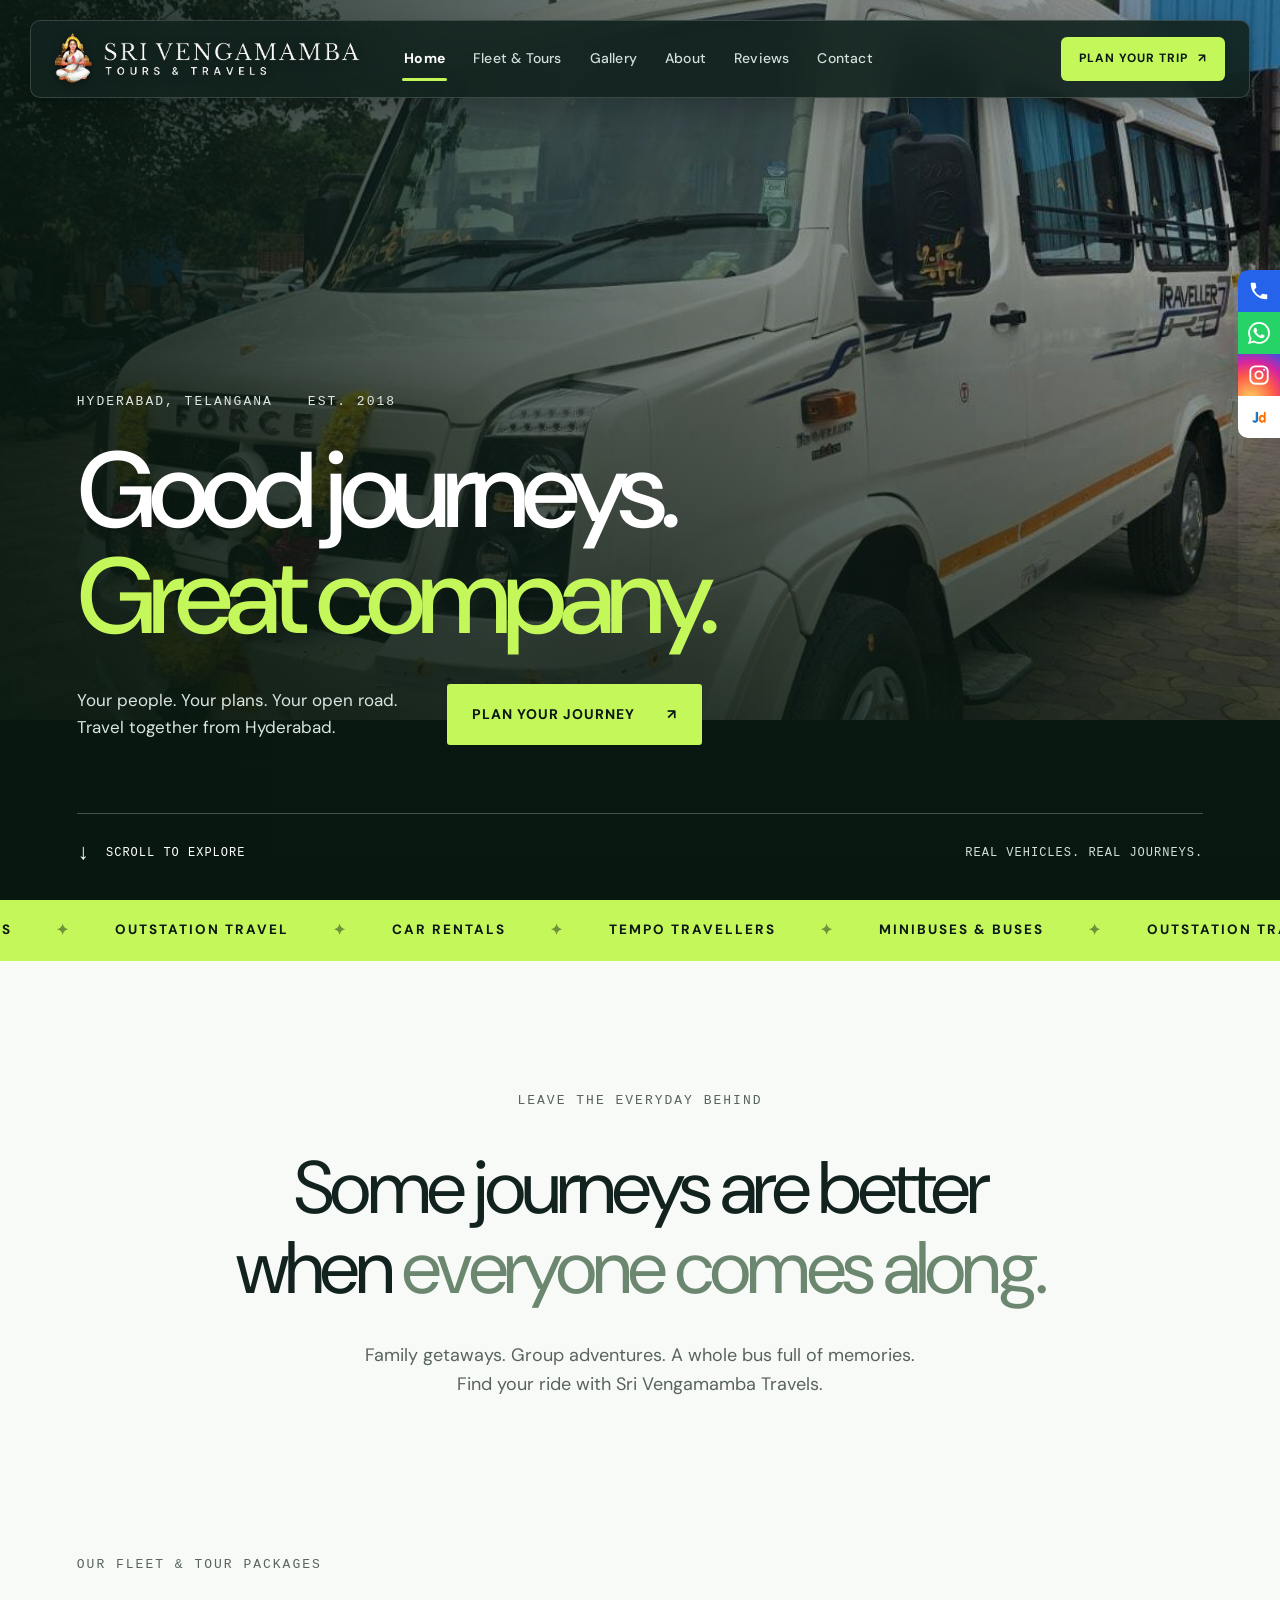
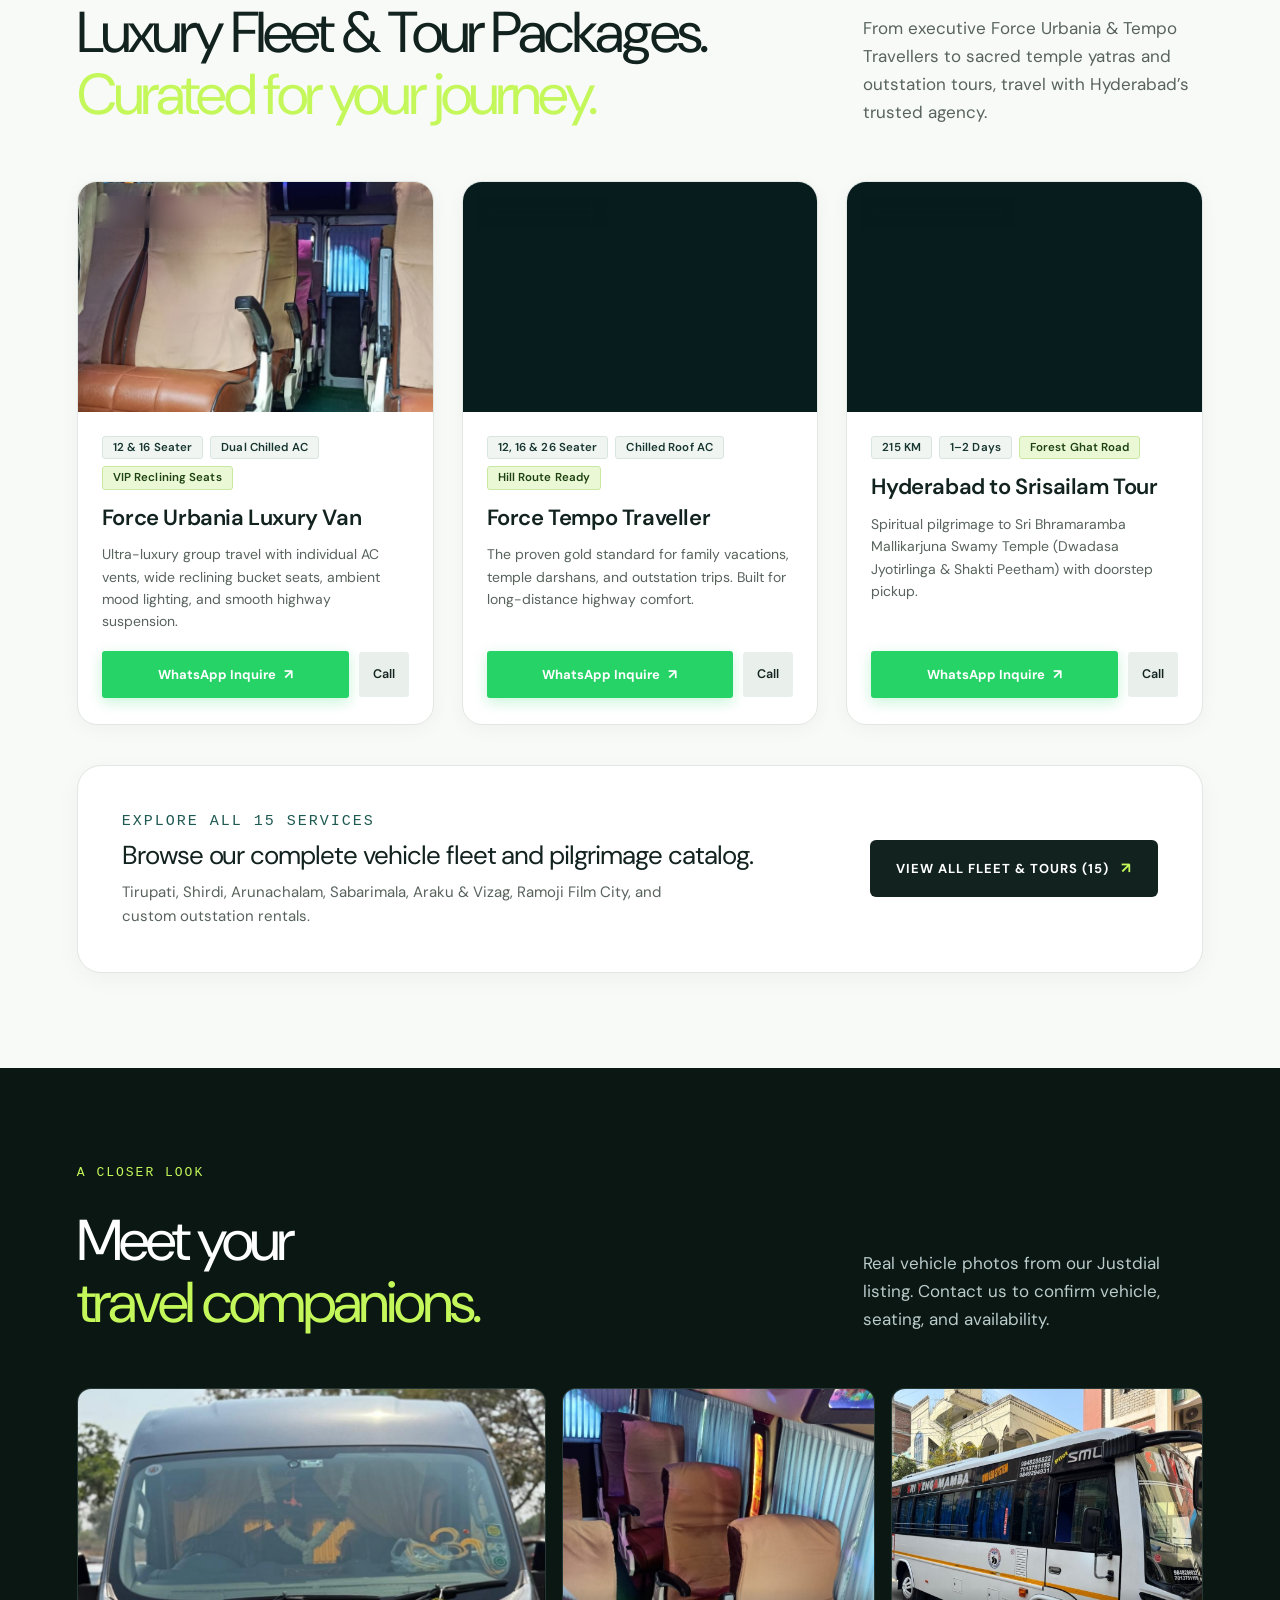
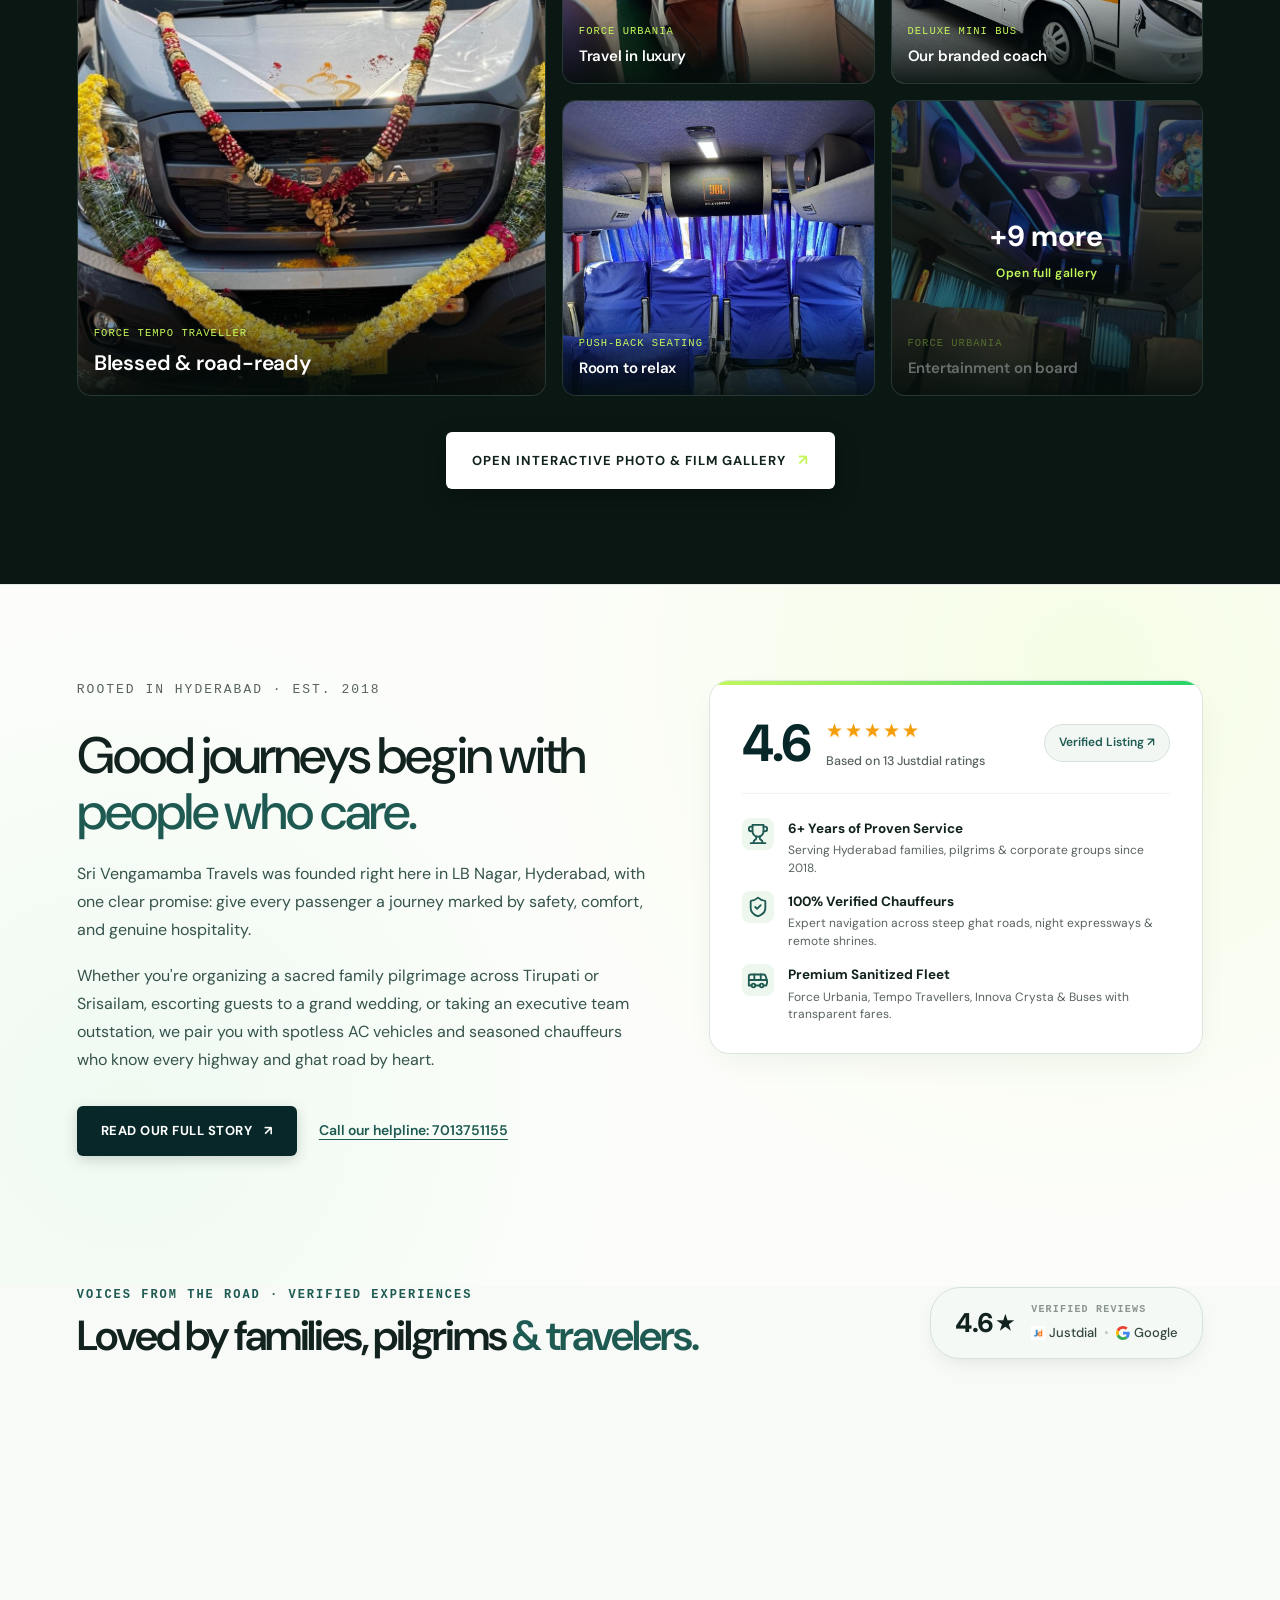
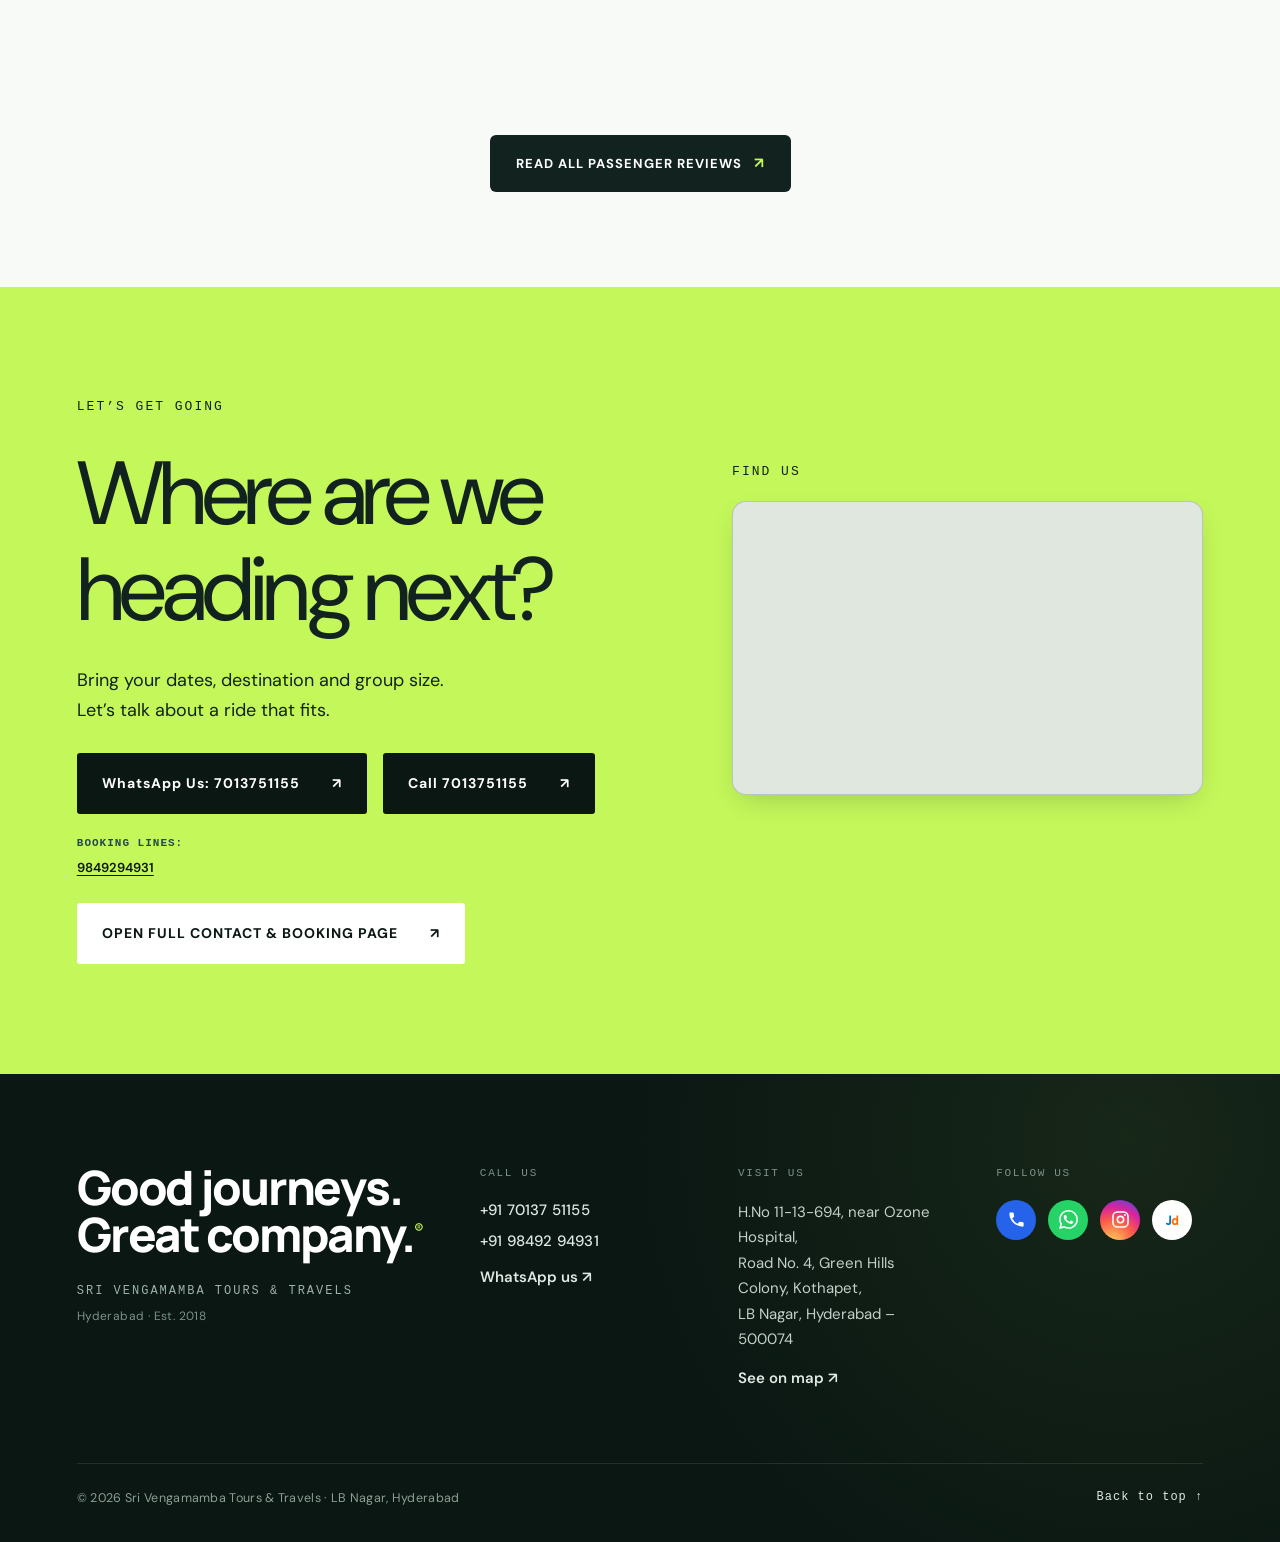
<file: public/index.html>
<!doctype html>
<html lang="en">

<head>
  <meta charset="utf-8">
  <meta name="viewport" content="width=device-width,initial-scale=1">
  <title>Sri Vengamamba Travels | Luxury Bus, Tempo Traveller &amp; Urbania Rentals Hyderabad</title>
  <meta name="description"
    content="Rent luxury Force Urbania, Tempo Travellers (12–26 seater), &amp; Deluxe Mini Buses in Hyderabad with Sri Vengamamba Travels. Verified chauffeurs, 4.6★ rated, doorstep pickup.">
  <link rel="canonical" href="https://srivengamambatravels.com/">
  <meta name="robots" content="index, follow, max-image-preview:large, max-snippet:-1, max-video-preview:-1">
  <meta name="theme-color" content="#071f20">

  <!-- Open Graph / Facebook -->
  <meta property="og:type" content="website">
  <meta property="og:locale" content="en_IN">
  <meta property="og:url" content="https://srivengamambatravels.com/">
  <meta property="og:site_name" content="Sri Vengamamba Tours &amp; Travels">
  <meta property="og:title"
    content="Sri Vengamamba Travels | Luxury Bus, Tempo Traveller &amp; Urbania Rentals Hyderabad">
  <meta property="og:description"
    content="Rent luxury Force Urbania, Tempo Travellers (12–26 seater), &amp; Deluxe Mini Buses in Hyderabad. Verified chauffeurs, 4.6★ rated, doorstep pickup.">
  <meta property="og:image" content="https://srivengamambatravels.com/assets/images/brand/logo.png">

  <!-- Twitter / X -->
  <meta name="twitter:card" content="summary_large_image">
  <meta name="twitter:title"
    content="Sri Vengamamba Travels | Luxury Bus, Tempo Traveller &amp; Urbania Rentals Hyderabad">
  <meta name="twitter:description"
    content="Rent luxury Force Urbania, Tempo Travellers (12–26 seater), &amp; Deluxe Mini Buses in Hyderabad. Verified chauffeurs, 4.6★ rated, doorstep pickup.">
  <meta name="twitter:image" content="https://srivengamambatravels.com/assets/images/brand/logo.png">

  <!-- Local SEO & GEO -->
  <meta name="geo.region" content="IN-TG">
  <meta name="geo.placename" content="Hyderabad, Telangana, India">
  <meta name="geo.position" content="17.3688;78.5524">
  <meta name="ICBM" content="17.3688, 78.5524">

  <!-- Preload Critical LCP Hero Image (viewport-aware: portrait crop on phones, wide on desktop) -->
  <link rel="preload" as="image" href="assets/images/hero/hero-wide.jpg" media="(min-width:721px)" fetchpriority="high">
  <link rel="preload" as="image" href="assets/images/hero/hero.jpg?v=2" media="(max-width:720px)" fetchpriority="high">

  <!-- Favicon -->
  <link rel="icon" type="image/svg+xml"
    href="data:image/svg+xml,%3Csvg xmlns='http://www.w3.org/2000/svg' viewBox='0 0 32 32'%3E%3Crect width='32' height='32' rx='8' fill='%23071f20'/%3E%3Cpath d='M8 9l8 15 8-15' fill='none' stroke='%23bcff31' stroke-width='4'/%3E%3C/svg%3E">
  <link rel="stylesheet" href="css/theme.css?v=33">
  <link rel="stylesheet" href="css/cinema.css?v=33">

  <!-- JSON-LD Structured Data: LocalBusiness & TravelAgency -->
  <script type="application/ld+json">
  {
    "@context": "https://schema.org",
    "@graph": [
      {
        "@type": ["TravelAgency", "LocalBusiness"],
        "@id": "https://srivengamambatravels.com/#business",
        "name": "Sri Vengamamba Tours & Travels",
        "alternateName": "Sri Vengamamba Travels",
        "url": "https://srivengamambatravels.com/",
        "logo": "https://srivengamambatravels.com/assets/images/brand/logo.png",
        "image": "https://srivengamambatravels.com/assets/images/brand/logo.png",
        "description": "Premier tour operator and vehicle rental agency in LB Nagar, Hyderabad offering Force Urbania luxury vans, AC Tempo Travellers (12-26 seater), mini buses, outstation cabs, and curated pilgrimage tour packages.",
        "telephone": "+91-7013751155",
        "priceRange": "₹₹",
        "address": {
          "@type": "PostalAddress",
          "streetAddress": "H.No 11-13-694, Road No. 4, Green Hills Colony, Kothapet, Near Ozone Hospital",
          "addressLocality": "LB Nagar, Hyderabad",
          "addressRegion": "Telangana",
          "postalCode": "500074",
          "addressCountry": "IN"
        },
        "geo": {
          "@type": "GeoCoordinates",
          "latitude": 17.3688,
          "longitude": 78.5524
        },
        "openingHoursSpecification": [
          {
            "@type": "OpeningHoursSpecification",
            "dayOfWeek": ["Monday", "Tuesday", "Wednesday", "Thursday", "Friday", "Saturday", "Sunday"],
            "opens": "00:00",
            "closes": "23:59"
          }
        ],
        "aggregateRating": {
          "@type": "AggregateRating",
          "ratingValue": "4.6",
          "reviewCount": "13",
          "bestRating": "5",
          "worstRating": "1"
        },
        "areaServed": [
          {
            "@type": "City",
            "name": "Hyderabad"
          },
          {
            "@type": "State",
            "name": "Telangana"
          },
          {
            "@type": "State",
            "name": "Andhra Pradesh"
          }
        ],
        "sameAs": [
          "https://www.instagram.com/srivengamambatravels/",
          "https://www.justdial.com/Hyderabad/Sri-Vengamamba-Travels-Near-By-Ozone-Hospital-Lb-Nagar/040PXX40-XX40-250613173617-N4K5_BZDET"
        ]
      },
      {
        "@type": "WebSite",
        "@id": "https://srivengamambatravels.com/#website",
        "url": "https://srivengamambatravels.com/",
        "name": "Sri Vengamamba Tours & Travels",
        "publisher": {
          "@id": "https://srivengamambatravels.com/#business"
        }
      }
    ]
  }
  </script>
</head>

<body>
  <a class="skip-link" href="#main-home">Skip to content</a>

  <!-- Production Top Navbar with Section Links on Left -->
  <header class="header">
    <div class="header-left">
      <a class="brand" href="index.html" aria-label="Sri Vengamamba Tours &amp; Travels home">
        <img class="brand-logo" src="assets/images/brand/logo.png" alt="Sri Vengamamba Tours &amp; Travels" width="419"
          height="70" loading="eager" decoding="async">
      </a>
      <nav id="navigation" aria-label="Main navigation">
        <a href="index.html" class="nav-link active">Home</a>
        <a href="services.html" class="nav-link">Fleet &amp; Tours</a>
        <a href="gallery.html" class="nav-link">Gallery</a>
        <a href="about.html" class="nav-link">About</a>
        <a href="reviews.html" class="nav-link">Reviews</a>
        <a href="contact.html" class="nav-link">Contact</a>
      </nav>
    </div>
    <div class="header-right">
      <a class="nav-contact" href="contact.html">PLAN YOUR TRIP <span>↗</span></a>
      <button class="menu-toggle" aria-expanded="false" aria-controls="navigation" aria-label="Open navigation">
        <span></span><span></span>
      </button>
    </div>
  </header>

  <!-- Floating Social Ribbon -->
  <aside class="social-rail" aria-label="Contact and social links">
    <a class="social-btn call" href="tel:+917013751155" title="Call us"
      aria-label="Call Sri Vengamamba Tours and Travels">
      <svg viewBox="0 0 24 24" width="18" height="18" fill="currentColor" aria-hidden="true" focusable="false">
        <path
          d="M6.62 10.79a15.15 15.15 0 0 0 6.59 6.59l2.2-2.2a1 1 0 0 1 1.02-.24c1.12.37 2.33.57 3.57.57a1 1 0 0 1 1 1V20a1 1 0 0 1-1 1A17 17 0 0 1 3 4a1 1 0 0 1 1-1h3.5a1 1 0 0 1 1 1c0 1.24.2 2.45.57 3.57a1 1 0 0 1-.25 1.02z" />
      </svg>
    </a>
    <a class="social-btn whatsapp" href="https://wa.me/917013751155" target="_blank" rel="noopener" title="WhatsApp"
      aria-label="Message Sri Vengamamba Tours and Travels on WhatsApp, opens in a new tab">
      <svg viewBox="0 0 24 24" width="18" height="18" fill="currentColor" aria-hidden="true" focusable="false">
        <path
          d="M17.472 14.382c-.297-.149-1.758-.867-2.03-.967-.273-.099-.471-.148-.67.15-.197.297-.767.966-.94 1.164-.173.199-.347.223-.644.075-.297-.15-1.255-.463-2.39-1.475-.883-.788-1.48-1.761-1.653-2.059-.173-.297-.018-.458.13-.606.134-.133.298-.347.446-.52.149-.174.198-.298.298-.497.099-.198.05-.371-.025-.52-.075-.149-.669-1.612-.916-2.207-.242-.579-.487-.5-.669-.51-.173-.008-.371-.01-.57-.01-.198 0-.52.074-.792.372-.272.297-1.04 1.016-1.04 2.479 0 1.462 1.065 2.875 1.213 3.074.149.198 2.096 3.2 5.077 4.487.709.306 1.262.489 1.694.625.712.227 1.36.195 1.872.118.571-.085 1.758-.719 2.006-1.413.248-.694.248-1.289.173-1.413-.074-.124-.272-.198-.57-.347m-5.421 7.403h-.004a9.87 9.87 0 0 1-5.031-1.378l-.361-.214-3.741.982.999-3.648-.235-.374a9.86 9.86 0 0 1-1.51-5.26c.001-5.45 4.436-9.884 9.888-9.884 2.64 0 5.122 1.03 6.988 2.898a9.825 9.825 0 0 1 2.893 6.994c-.003 5.45-4.437 9.884-9.885 9.884m8.413-18.297A11.815 11.815 0 0 0 12.05 0C5.495 0 .16 5.335.157 11.892c0 2.096.547 4.142 1.588 5.945L.057 24l6.305-1.654a11.882 11.882 0 0 0 5.683 1.448h.005c6.554 0 11.89-5.335 11.893-11.893a11.821 11.821 0 0 0-3.48-8.413Z" />
      </svg>
    </a>
    <a class="social-btn instagram" href="https://www.instagram.com/srivengamambatravels/" target="_blank"
      rel="noopener" title="Instagram" aria-label="Sri Vengamamba on Instagram, opens in a new tab">
      <svg viewBox="0 0 24 24" width="18" height="18" fill="none" stroke="currentColor" stroke-width="2"
        stroke-linecap="round" stroke-linejoin="round" aria-hidden="true" focusable="false">
        <rect x="2.5" y="2.5" width="19" height="19" rx="5.5" />
        <circle cx="12" cy="12" r="4" />
        <circle cx="17.6" cy="6.4" r="1.2" fill="currentColor" stroke="none" />
      </svg>
    </a>
    <a class="social-btn justdial listing-link"
      href="https://www.justdial.com/Hyderabad/Sri-Vengamamba-Travels-Near-By-Ozone-Hospital-Lb-Nagar/040PXX40-XX40-250613173617-N4K5_BZDET"
      target="_blank" rel="noopener" title="Justdial (4.6★ Ratings)"
      aria-label="Sri Vengamamba on Justdial, opens in a new tab">
      <img src="assets/images/brand/justdial-icon.png" alt="Justdial" width="22" height="22" loading="eager"
        decoding="async">
    </a>
  </aside>

  <main id="main-home">
    <!-- Hero Section -->
    <section class="hero" id="home" aria-label="Sri Vengamamba Travels">
      <div class="hero-media">
        <picture>
          <source media="(max-width:720px)" srcset="assets/images/hero/hero.jpg?v=2">
          <img class="hero-image active" src="assets/images/hero/hero-wide.jpg"
            alt="White Force Traveller from Sri Vengamamba Travels" loading="eager" fetchpriority="high" decoding="async">
        </picture>
        <picture>
          <source media="(max-width:720px)" srcset="assets/images/hero/hero-2.jpg?v=2">
          <img class="hero-image" src="assets/images/hero/hero-2-wide.jpg"
            alt="Rear and side view of the Traveller" loading="eager" decoding="async">
        </picture>
        <video class="hero-film" muted playsinline preload="none" aria-hidden="true">
          <source src="assets/video/home-journey.mp4" type="video/mp4">
        </video>
        <div class="hero-shade"></div>
      </div>
      <div class="hero-content">
        <p class="eyebrow">HYDERABAD, TELANGANA <span>EST. 2018</span></p>
        <h1>Good journeys.<br><em>Great company.</em></h1>
        <div class="hero-bottom">
          <p>Your people. Your plans. Your open road.<br>Travel together from Hyderabad.</p>
          <a class="button lime" href="contact.html">PLAN YOUR JOURNEY <span>↗</span></a>
        </div>
      </div>
      <div class="hero-controls">
        <a href="#overview-fleet" class="scroll-cue"><span>↓</span> SCROLL TO EXPLORE</a>
        <div class="slide-controls" aria-label="Vehicle photos">
          <button class="slide-dot active" aria-label="Show front vehicle view" aria-pressed="true"
            data-slide="0">01</button>
          <span></span>
          <button class="slide-dot" aria-label="Show rear vehicle view" aria-pressed="false" data-slide="1">02</button>
        </div>
        <p>REAL VEHICLES. REAL JOURNEYS.</p>
      </div>
    </section>

    <!-- Horizontal Marquee Service Strip -->
    <div class="service-strip" aria-label="Vehicle rental options">
      <div class="service-strip-track">
        <div class="service-strip-content">
          <span>CAR RENTALS</span><i>✦</i>
          <span>TEMPO TRAVELLERS</span><i>✦</i>
          <span>MINIBUSES &amp; BUSES</span><i>✦</i>
          <span>OUTSTATION TRAVEL</span><i>✦</i>
        </div>
        <div class="service-strip-content" aria-hidden="true">
          <span>CAR RENTALS</span><i>✦</i>
          <span>TEMPO TRAVELLERS</span><i>✦</i>
          <span>MINIBUSES &amp; BUSES</span><i>✦</i>
          <span>OUTSTATION TRAVEL</span><i>✦</i>
        </div>
        <div class="service-strip-content" aria-hidden="true">
          <span>CAR RENTALS</span><i>✦</i>
          <span>TEMPO TRAVELLERS</span><i>✦</i>
          <span>MINIBUSES &amp; BUSES</span><i>✦</i>
          <span>OUTSTATION TRAVEL</span><i>✦</i>
        </div>
        <div class="service-strip-content" aria-hidden="true">
          <span>CAR RENTALS</span><i>✦</i>
          <span>TEMPO TRAVELLERS</span><i>✦</i>
          <span>MINIBUSES &amp; BUSES</span><i>✦</i>
          <span>OUTSTATION TRAVEL</span><i>✦</i>
        </div>
      </div>
    </div>

    <!-- Journey Intro -->
    <section class="journey-intro" id="overview-fleet">
      <p class="eyebrow">LEAVE THE EVERYDAY BEHIND</p>
      <h2>Some journeys are better<br>when <span>everyone comes along.</span></h2>
      <p>Family getaways. Group adventures. A whole bus full of memories.<br>Find your ride with Sri Vengamamba Travels.
      </p>
    </section>

    <!-- SECTION 1 PREVIEW: Fleet & Tours -->
    <section class="section">
      <div class="section-heading">
        <div>
          <p class="eyebrow">OUR FLEET &amp; TOUR PACKAGES</p>
          <h2>Luxury Fleet &amp; Tour Packages.<br><em>Curated for your journey.</em></h2>
        </div>
        <p>From executive Force Urbania &amp; Tempo Travellers to sacred temple yatras and outstation tours, travel with
          Hyderabad’s trusted agency.</p>
      </div>

      <div class="service-cards-grid">
        <!-- Preview Card 1: Urbania -->
        <article class="service-card" data-category="fleet">
          <div class="card-media">
            <img src="assets/images/vehicles/urbania-interior-4.jpg" alt="Force Urbania Luxury Van" loading="lazy"
              decoding="async">
            <span class="card-badge">PREMIUM LUXURY</span>
          </div>
          <div class="card-body">
            <div class="card-pills">
              <span class="card-pill">12 &amp; 16 Seater</span>
              <span class="card-pill">Dual Chilled AC</span>
              <span class="card-pill highlight">VIP Reclining Seats</span>
            </div>
            <h3>Force Urbania Luxury Van</h3>
            <p>Ultra-luxury group travel with individual AC vents, wide reclining bucket seats, ambient mood lighting,
              and smooth highway suspension.</p>
            <div class="card-actions">
              <a class="btn-whatsapp"
                href="https://wa.me/917013751155?text=Hello%20Sri%20Vengamamba%20Travels,%20I%20want%20to%20inquire%20about%20Force%20Urbania%20Rental"
                target="_blank" rel="noopener">WhatsApp Inquire <span>↗</span></a>
              <a class="btn-call" href="tel:+917013751155">Call</a>
            </div>
          </div>
        </article>

        <!-- Preview Card 2: Tempo Traveller -->
        <article class="service-card" data-category="fleet">
          <div class="card-media">
            <img src="assets/images/vehicles/traveller-exterior-1.jpg" alt="Force Tempo Traveller" loading="lazy"
              decoding="async">
            <span class="card-badge">GROUP FAVORITE</span>
          </div>
          <div class="card-body">
            <div class="card-pills">
              <span class="card-pill">12, 16 &amp; 26 Seater</span>
              <span class="card-pill">Chilled Roof AC</span>
              <span class="card-pill highlight">Hill Route Ready</span>
            </div>
            <h3>Force Tempo Traveller</h3>
            <p>The proven gold standard for family vacations, temple darshans, and outstation trips. Built for
              long-distance highway comfort.</p>
            <div class="card-actions">
              <a class="btn-whatsapp"
                href="https://wa.me/917013751155?text=Hello%20Sri%20Vengamamba%20Travels,%20I%20want%20to%20inquire%20about%20Tempo%20Traveller%20Rental"
                target="_blank" rel="noopener">WhatsApp Inquire <span>↗</span></a>
              <a class="btn-call" href="tel:+917013751155">Call</a>
            </div>
          </div>
        </article>

        <!-- Preview Card 3: Srisailam Tour -->
        <article class="service-card" data-category="pilgrimage">
          <div class="card-media">
            <img src="assets/images/packages/srisailam.jpg" alt="Hyderabad to Srisailam Tour" loading="lazy"
              decoding="async">
            <span class="card-badge">JYOTIRLINGA YATRA</span>
          </div>
          <div class="card-body">
            <div class="card-pills">
              <span class="card-pill">215 KM</span>
              <span class="card-pill">1–2 Days</span>
              <span class="card-pill highlight">Forest Ghat Road</span>
            </div>
            <h3>Hyderabad to Srisailam Tour</h3>
            <p>Spiritual pilgrimage to Sri Bhramaramba Mallikarjuna Swamy Temple (Dwadasa Jyotirlinga &amp; Shakti
              Peetham) with doorstep pickup.</p>
            <div class="card-actions">
              <a class="btn-whatsapp"
                href="https://wa.me/917013751155?text=Hello%20Sri%20Vengamamba%20Travels,%20I%20want%20to%20inquire%20about%20Srisailam%20Tour"
                target="_blank" rel="noopener">WhatsApp Inquire <span>↗</span></a>
              <a class="btn-call" href="tel:+917013751155">Call</a>
            </div>
          </div>
        </article>
      </div>

      <div class="home-section-teaser">
        <div class="teaser-content">
          <p class="eyebrow" style="color:#1e5a52">EXPLORE ALL 15 SERVICES</p>
          <h3>Browse our complete vehicle fleet and pilgrimage catalog.</h3>
          <p>Tirupati, Shirdi, Arunachalam, Sabarimala, Araku &amp; Vizag, Ramoji Film City, and custom outstation
            rentals.</p>
        </div>
        <a class="btn-explore" href="services.html">
          VIEW ALL FLEET &amp; TOURS (15) <span>↗</span>
        </a>
      </div>
    </section>

    <!-- SECTION 2 PREVIEW: Vehicle Gallery -->
    <section class="fleet-section">
      <div class="section section-inner">
        <div class="section-heading">
          <div>
            <p class="eyebrow">A CLOSER LOOK</p>
            <h2>Meet your<br><em>travel companions.</em></h2>
          </div>
          <p>Real vehicle photos from our Justdial listing. Contact us to confirm vehicle, seating, and availability.
          </p>
        </div>

        <div class="gallery-mosaic">
          <a class="g-tile g-feature" href="gallery.html">
            <img src="assets/images/vehicles/traveller-front-4.jpg" alt="Force Tempo Traveller decorated with garlands"
              loading="lazy" decoding="async">
            <span class="g-cap"><small>FORCE TEMPO TRAVELLER</small><b>Blessed &amp; road-ready</b></span>
          </a>
          <a class="g-tile" href="gallery.html">
            <img src="assets/images/vehicles/urbania-interior-5.jpg" alt="Force Urbania luxury interior" loading="lazy"
              decoding="async">
            <span class="g-cap"><small>FORCE URBANIA</small><b>Travel in luxury</b></span>
          </a>
          <a class="g-tile" href="gallery.html">
            <img src="assets/images/vehicles/minibus-exterior-1.jpg" alt="Sri Vengamamba branded deluxe mini bus"
              loading="lazy" decoding="async">
            <span class="g-cap"><small>DELUXE MINI BUS</small><b>Our branded coach</b></span>
          </a>
          <a class="g-tile" href="gallery.html">
            <img src="assets/images/vehicles/traveller-interior-3.jpg"
              alt="Tempo Traveller interior with push-back seats" loading="lazy" decoding="async">
            <span class="g-cap"><small>PUSH-BACK SEATING</small><b>Room to relax</b></span>
          </a>
          <a class="g-tile g-more" href="gallery.html">
            <img src="assets/images/vehicles/urbania-interior-6.jpg" alt="Force Urbania interior screen" loading="lazy"
              decoding="async">
            <span class="g-cap"><small>FORCE URBANIA</small><b>Entertainment on board</b></span>
            <span class="g-more-badge">+9 more<em>Open full gallery</em></span>
          </a>
        </div>

        <div style="text-align:center;margin-top:36px;padding:0 14px;box-sizing:border-box">
          <a class="btn-explore" href="gallery.html"
            style="background:#fff;color:var(--ink);box-shadow:0 8px 24px rgba(0,0,0,.22)">
            OPEN INTERACTIVE PHOTO &amp; FILM GALLERY <span>↗</span>
          </a>
        </div>
      </div>
    </section>

    <!-- SECTION 3 PREVIEW: About Us -->
    <section class="section about">
      <div class="about-story">
        <p class="eyebrow">ROOTED IN HYDERABAD · EST. 2018</p>
        <h2>Good journeys begin with<br><em>people who care.</em></h2>
        <p class="about-story-p">Sri Vengamamba Travels was founded right here in LB Nagar, Hyderabad, with one clear
          promise: give every passenger a journey marked by safety, comfort, and genuine hospitality.</p>
        <p class="about-story-p">Whether you're organizing a sacred family pilgrimage across Tirupati or Srisailam,
          escorting guests to a grand wedding, or taking an executive team outstation, we pair you with spotless AC
          vehicles and seasoned chauffeurs who know every highway and ghat road by heart.</p>
        <div class="about-story-actions">
          <a class="about-cta-btn" href="about.html">READ OUR FULL STORY <span>↗</span></a>
          <a class="about-call-link" href="tel:+917013751155">Call our helpline: 7013751155</a>
        </div>
      </div>

      <div class="about-trust-card">
        <div class="trust-card-top">
          <div class="trust-rating-block">
            <div class="trust-score">4.6</div>
            <div class="trust-score-meta">
              <span class="stars">★★★★★</span>
              <p>Based on 13 Justdial ratings</p>
            </div>
          </div>
          <a class="trust-card-badge listing-link" target="_blank" rel="noopener">Verified Listing ↗</a>
        </div>
        <div class="trust-metrics">
          <div class="trust-metric-item">
            <div class="trust-metric-icon">
              <svg viewBox="0 0 24 24" width="22" height="22" fill="none" stroke="currentColor" stroke-width="2"
                stroke-linecap="round" stroke-linejoin="round" aria-hidden="true">
                <path d="M6 9H4.5a2.5 2.5 0 0 1 0-5H6" />
                <path d="M18 9h1.5a2.5 2.5 0 0 0 0-5H18" />
                <path d="M4 22h16" />
                <path d="M10 14.66V17c0 .55-.47.98-.97 1.21C7.85 18.75 7 20.24 7 22" />
                <path d="M14 14.66V17c0 .55.47.98.97 1.21C16.15 18.75 17 20.24 17 22" />
                <path d="M18 2H6v7a6 6 0 0 0 12 0V2Z" />
              </svg>
            </div>
            <div class="trust-metric-info">
              <strong>6+ Years of Proven Service</strong>
              <span>Serving Hyderabad families, pilgrims &amp; corporate groups since 2018.</span>
            </div>
          </div>
          <div class="trust-metric-item">
            <div class="trust-metric-icon">
              <svg viewBox="0 0 24 24" width="22" height="22" fill="none" stroke="currentColor" stroke-width="2"
                stroke-linecap="round" stroke-linejoin="round" aria-hidden="true">
                <path
                  d="M20 13c0 5-3.5 7.5-7.66 8.95a1 1 0 0 1-.67-.01C7.5 20.5 4 18 4 13V6a1 1 0 0 1 1-1c2 0 4.5-1.2 6.24-2.72a1.17 1.17 0 0 1 1.52 0C14.51 3.81 17 5 19 5a1 1 0 0 1 1 1z" />
                <path d="m9 12 2 2 4-4" />
              </svg>
            </div>
            <div class="trust-metric-info">
              <strong>100% Verified Chauffeurs</strong>
              <span>Expert navigation across steep ghat roads, night expressways &amp; remote shrines.</span>
            </div>
          </div>
          <div class="trust-metric-item">
            <div class="trust-metric-icon">
              <svg viewBox="0 0 24 24" width="22" height="22" fill="none" stroke="currentColor" stroke-width="2"
                stroke-linecap="round" stroke-linejoin="round" aria-hidden="true">
                <path d="M8 6v6" />
                <path d="M15 6v6" />
                <path d="M2 12h19.6" />
                <path
                  d="M18 18h3s.5-1.7.8-2.8c.1-.4.2-.8.2-1.2 0-.4-.1-.8-.2-1.2l-1.4-5C20.1 6.8 19.1 6 18 6H4a2 2 0 0 0-2 2v10h3" />
                <circle cx="7" cy="18" r="2" />
                <path d="M9 18h5" />
                <circle cx="16" cy="18" r="2" />
              </svg>
            </div>
            <div class="trust-metric-info">
              <strong>Premium Sanitized Fleet</strong>
              <span>Force Urbania, Tempo Travellers, Innova Crysta &amp; Buses with transparent fares.</span>
            </div>
          </div>
        </div>
      </div>
    </section>

    <!-- SECTION 4 PREVIEW: Reviews -->
    <section class="section" style="padding-top:0">
      <div class="about-reviews-header">
        <div>
          <p class="eyebrow">VOICES FROM THE ROAD · VERIFIED EXPERIENCES</p>
          <h2 style="font-size:clamp(28px,3.4vw,42px);font-weight:600;margin:0;color:var(--ink)">Loved by families,
            pilgrims <em style="color:#1e5a52;font-style:normal">&amp; travelers.</em></h2>
        </div>
        <a class="reviews-badge listing-link" target="_blank" rel="noopener">
          <div class="badge-score">4.6<span class="badge-star">★</span></div>
          <div class="badge-meta">
            <small>VERIFIED REVIEWS</small>
            <span class="badge-src">
              <span class="src"><img class="src-logo" src="assets/images/brand/justdial-icon.png" alt="Justdial"
                  width="14" height="14">Justdial</span>
              <i class="dot">•</i>
              <span class="src"><img class="src-logo" src="assets/images/brand/google-g.svg" alt="Google" width="14"
                  height="14">Google</span>
            </span>
          </div>
        </a>
      </div>

      <div class="marquee-wrapper" aria-label="Customer reviews marquee" style="margin-top:35px">
        <div class="marquee-track">
          <article class="review-card">
            <div class="review-top">
              <span class="review-stars">★★★★★</span>
              <span class="review-tag">JYOTIRLINGA YATRA</span>
            </div>
            <p class="review-text">“Driver Krishna was exceptionally calm and patient on the Srisailam ghat road. Clean
              bus and chilled dual AC kept our 14 family members completely relaxed. Doorstep pickup in LB Nagar was
              right on time.”</p>
            <div class="review-author">
              <div class="author-avatar">RN</div>
              <div class="author-info">
                <div class="author-name">K. Ramesh Naidu <span class="verified-icon" title="Verified Customer">✓</span>
                </div>
                <div class="author-route">Hyderabad ➔ Srisailam · Tempo Traveller</div>
              </div>
            </div>
          </article>

          <article class="review-card">
            <div class="review-top">
              <span class="review-stars">★★★★★</span>
              <span class="review-tag">VIP LUXURY</span>
            </div>
            <p class="review-text">“Booked the 12-seater Force Urbania for Tirumala darshan. The wide push-back bucket
              seats made the overnight journey feel like a breeze for our elderly parents. Impeccable suspension and
              courteous chauffeur!”</p>
            <div class="review-author">
              <div class="author-avatar">SR</div>
              <div class="author-info">
                <div class="author-name">Suresh Reddy &amp; Family <span class="verified-icon"
                    title="Verified Customer">✓</span></div>
                <div class="author-route">Tirupati Balaji Darshan · Force Urbania</div>
              </div>
            </div>
          </article>

          <article class="review-card">
            <div class="review-top">
              <span class="review-stars">★★★★★</span>
              <span class="review-tag">HILL GETAWAY</span>
            </div>
            <p class="review-text">“Superb Araku holiday experience! Punctual 5 AM pickup, spotless vehicle, and the
              driver knew all scenic viewpoints around Borra Caves. Transparent per-km billing without hidden surcharge
              surprises.”</p>
            <div class="review-author">
              <div class="author-avatar">AM</div>
              <div class="author-info">
                <div class="author-name">Ananya Mohan <span class="verified-icon" title="Verified Customer">✓</span>
                </div>
                <div class="author-route">Araku &amp; Vizag 4-Day Tour · Traveller</div>
              </div>
            </div>
          </article>

          <article class="review-card">
            <div class="review-top">
              <span class="review-stars">★★★★★</span>
              <span class="review-tag">OUTSTATION CAB</span>
            </div>
            <p class="review-text">“We booked an Innova Crysta for an urgent family wedding in Vijayawada. Impeccably
              sanitized vehicle, smooth 4-lane driving, and disciplined Telugu-speaking driver. Will definitely book
              again.”</p>
            <div class="review-author">
              <div class="author-avatar">VP</div>
              <div class="author-info">
                <div class="author-name">Dr. V. Prasad <span class="verified-icon" title="Verified Customer">✓</span>
                </div>
                <div class="author-route">Hyderabad ➔ Vijayawada · Innova Crysta</div>
              </div>
            </div>
          </article>

          <article class="review-card">
            <div class="review-top">
              <span class="review-stars">★★★★★</span>
              <span class="review-tag">PILGRIMAGE TOUR</span>
            </div>
            <p class="review-text">“Our group of 22 Ayyappa devotees hired a deluxe bus for Sabarimala yatra. Having two
              veteran drivers taking turns made the long transit remarkably safe. Massive boot space for all our Irumudi
              bags.”</p>
            <div class="review-author">
              <div class="author-avatar">KK</div>
              <div class="author-info">
                <div class="author-name">M. Kiran Kumar <span class="verified-icon" title="Verified Customer">✓</span>
                </div>
                <div class="author-route">Sabarimala Mandala Yatra · Deluxe Mini Bus</div>
              </div>
            </div>
          </article>

          <article class="review-card">
            <div class="review-top">
              <span class="review-stars">★★★★★</span>
              <span class="review-tag">WEDDINGS &amp; EVENTS</span>
            </div>
            <p class="review-text">“Arranged 2 tempo travellers for our wedding reception guests in Hyderabad. Punctual
              multi-point pickups, neat interiors, and sound coordination by the travels team throughout the weekend.”
            </p>
            <div class="review-author">
              <div class="author-avatar">SK</div>
              <div class="author-info">
                <div class="author-name">Sneha &amp; Karthik Rao <span class="verified-icon"
                    title="Verified Customer">✓</span></div>
                <div class="author-route">Wedding Guest Transit · 2x Tempo Travellers</div>
              </div>
            </div>
          </article>
        </div>
      </div>

      <div style="text-align:center;margin-top:30px">
        <a class="btn-explore" href="reviews.html">
          READ ALL PASSENGER REVIEWS <span>↗</span>
        </a>
      </div>
    </section>

    <!-- SECTION 5 PREVIEW: Contact & Location -->
    <section class="contact" id="contact">
      <div class="contact-top">
        <p class="eyebrow">LET’S GET GOING</p>
        <h2>Where are we<br>heading <em>next?</em></h2>
        <p>Bring your dates, destination and group size.<br>Let’s talk about a ride that fits.</p>
        <div class="contact-cta-group">
          <a class="button orange"
            href="https://wa.me/917013751155?text=Hello%20Sri%20Vengamamba%20Travels,%20I%20want%20to%20plan%20a%20journey"
            target="_blank" rel="noopener">WhatsApp Us: 7013751155 <span>↗</span></a>
          <a class="button lime" href="tel:+917013751155">Call 7013751155 <span>↗</span></a>
        </div>
        <div class="direct-phones">
          <span>Booking lines:</span> <a href="tel:9849294931">9849294931</a>
        </div>
        <div style="margin-top:24px">
          <a class="button" href="contact.html" style="background:#fff;color:var(--dark)">
            OPEN FULL CONTACT &amp; BOOKING PAGE <span>↗</span>
          </a>
        </div>
      </div>
      <div class="contact-details">
        <div>
          <span class="detail-label">FIND US</span>
          <div class="map-embed">
            <iframe
              title="Live map showing Sri Vengamamba Tours &amp; Travels, near Ozone Hospital, LB Nagar, Hyderabad"
              src="https://maps.google.com/maps?q=Sri%20Vengamamba%20Travels%20near%20Ozone%20Hospital%20Green%20Hills%20Colony%20Kothapet%20LB%20Nagar%20Hyderabad%20500074&amp;z=15&amp;output=embed"
              loading="lazy" allowfullscreen referrerpolicy="no-referrer-when-downgrade"></iframe>
          </div>
        </div>
      </div>
    </section>
  </main>

  <!-- Site Footer -->
  <footer class="site-footer">
    <div class="footer-grid">
      <div class="footer-brand">
        <p class="footer-statement">Good journeys.<br>Great company.<sup>&#174;</sup></p>
        <p class="footer-wordmark">SRI VENGAMAMBA TOURS &amp; TRAVELS</p>
        <p class="footer-sub">Hyderabad &#183; Est. 2018</p>
      </div>
      <div class="footer-col">
        <p class="footer-label">CALL US</p>
        <a class="footer-phone" href="tel:+917013751155">+91 70137 51155</a>
        <a class="footer-phone" href="tel:9849294931">+91 98492 94931</a>
        <a class="footer-link"
          href="https://wa.me/917013751155?text=Hello%20Sri%20Vengamamba%20Travels,%20I%20want%20to%20plan%20a%20journey"
          target="_blank" rel="noopener">WhatsApp us &#8599;</a>
      </div>
      <div class="footer-col">
        <p class="footer-label">VISIT US</p>
        <address class="footer-address">H.No 11-13-694, near Ozone Hospital,<br>Road No. 4, Green Hills Colony,
          Kothapet,<br>LB Nagar, Hyderabad &#8211; 500074</address>
        <a class="footer-link"
          href="https://www.google.com/maps/search/?api=1&query=Sri%20Vengamamba%20Travels%20Near%20Ozone%20Hospital%20Green%20Hills%20Colony%20LB%20Nagar%20Hyderabad"
          target="_blank" rel="noopener">See on map &#8599;</a>
      </div>
      <div class="footer-col">
        <p class="footer-label">FOLLOW US</p>
        <div class="footer-social">
          <a class="fs call" href="tel:+917013751155" aria-label="Call Sri Vengamamba"><svg viewBox="0 0 24 24"
              width="17" height="17" fill="currentColor" aria-hidden="true">
              <path
                d="M6.62 10.79a15.15 15.15 0 0 0 6.59 6.59l2.2-2.2a1 1 0 0 1 1.02-.24c1.12.37 2.33.57 3.57.57a1 1 0 0 1 1 1V20a1 1 0 0 1-1 1A17 17 0 0 1 3 4a1 1 0 0 1 1-1h3.5a1 1 0 0 1 1 1c0 1.24.2 2.45.57 3.57a1 1 0 0 1-.25 1.02z" />
            </svg></a>
          <a class="fs whatsapp" href="https://wa.me/917013751155" target="_blank" rel="noopener"
            aria-label="WhatsApp"><svg viewBox="0 0 24 24" width="17" height="17" fill="currentColor"
              aria-hidden="true">
              <path
                d="M17.472 14.382c-.297-.149-1.758-.867-2.03-.967-.273-.099-.471-.148-.67.15-.197.297-.767.966-.94 1.164-.173.199-.347.223-.644.075-.297-.15-1.255-.463-2.39-1.475-.883-.788-1.48-1.761-1.653-2.059-.173-.297-.018-.458.13-.606.134-.133.298-.347.446-.52.149-.174.198-.298.298-.497.099-.198.05-.371-.025-.52-.075-.149-.669-1.612-.916-2.207-.242-.579-.487-.5-.669-.51-.173-.008-.371-.01-.57-.01-.198 0-.52.074-.792.372-.272.297-1.04 1.016-1.04 2.479 0 1.462 1.065 2.875 1.213 3.074.149.198 2.096 3.2 5.077 4.487.709.306 1.262.489 1.694.625.712.227 1.36.195 1.872.118.571-.085 1.758-.719 2.006-1.413.248-.694.248-1.289.173-1.413-.074-.124-.272-.198-.57-.347m-5.421 7.403h-.004a9.87 9.87 0 0 1-5.031-1.378l-.361-.214-3.741.982.999-3.648-.235-.374a9.86 9.86 0 0 1-1.51-5.26c.001-5.45 4.436-9.884 9.888-9.884 2.64 0 5.122 1.03 6.988 2.898a9.825 9.825 0 0 1 2.893 6.994c-.003 5.45-4.437 9.884-9.885 9.884m8.413-18.297A11.815 11.815 0 0 0 12.05 0C5.495 0 .16 5.335.157 11.892c0 2.096.547 4.142 1.588 5.945L.057 24l6.305-1.654a11.882 11.882 0 0 0 5.683 1.448h.005c6.554 0 11.89-5.335 11.893-11.893a11.821 11.821 0 0 0-3.48-8.413Z" />
            </svg></a>
          <a class="fs instagram" href="https://www.instagram.com/srivengamambatravels/" target="_blank" rel="noopener"
            aria-label="Instagram"><svg viewBox="0 0 24 24" width="17" height="17" fill="none" stroke="currentColor"
              stroke-width="2" stroke-linecap="round" stroke-linejoin="round" aria-hidden="true">
              <rect x="2.5" y="2.5" width="19" height="19" rx="5.5" />
              <circle cx="12" cy="12" r="4" />
              <circle cx="17.6" cy="6.4" r="1.2" fill="currentColor" stroke="none" />
            </svg></a>
          <a class="fs justdial listing-link"
            href="https://www.justdial.com/Hyderabad/Sri-Vengamamba-Travels-Near-By-Ozone-Hospital-Lb-Nagar/040PXX40-XX40-250613173617-N4K5_BZDET"
            target="_blank" rel="noopener" aria-label="Justdial listing"><img
              src="assets/images/brand/justdial-icon.png" alt="Justdial" width="18" height="18" loading="lazy"></a>
        </div>
      </div>
    </div>
    <div class="footer-bottom">
      <p>&#169; 2026 Sri Vengamamba Tours &amp; Travels &#183; LB Nagar, Hyderabad</p>
      <a href="#home">Back to top &#8593;</a>
    </div>
  </footer>

  <script src="js/main.js?v=27"></script>
  <script src="js/cinema.js?v=27"></script>
</body>

</html>
</file>
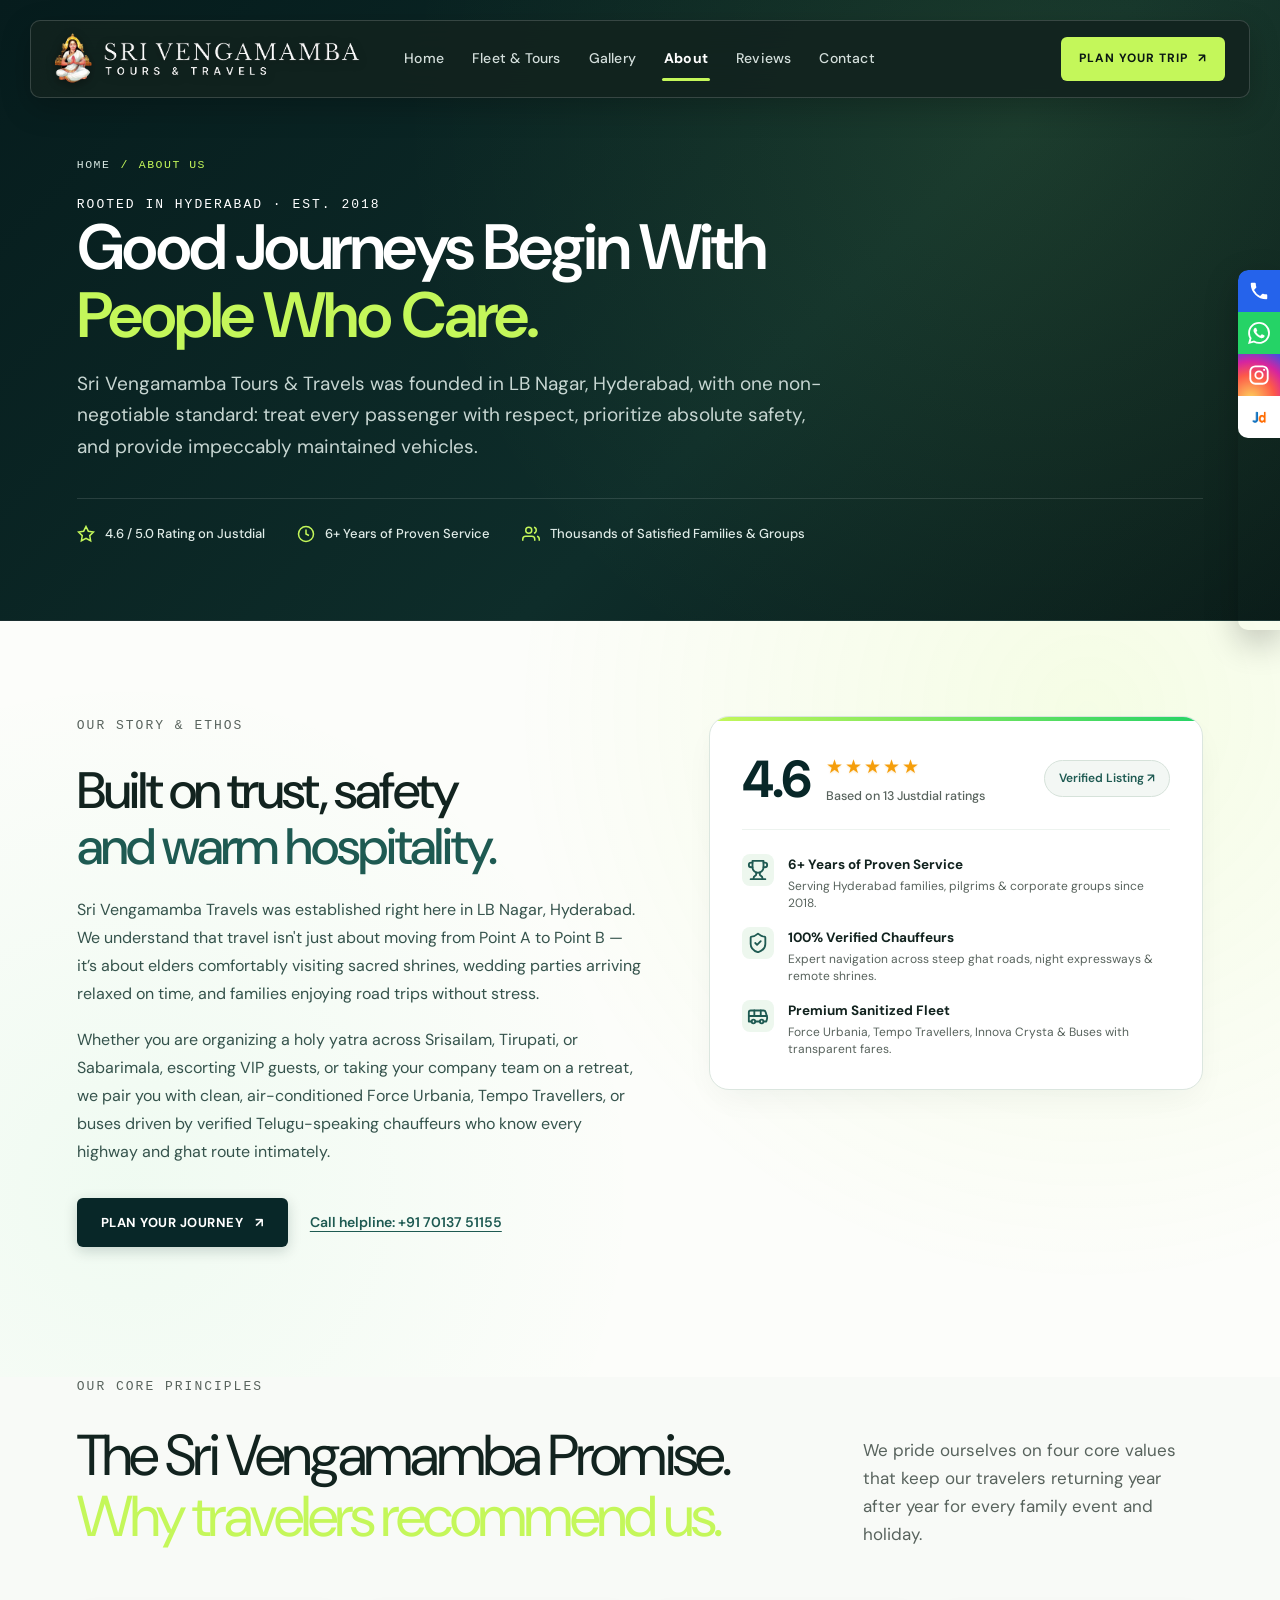
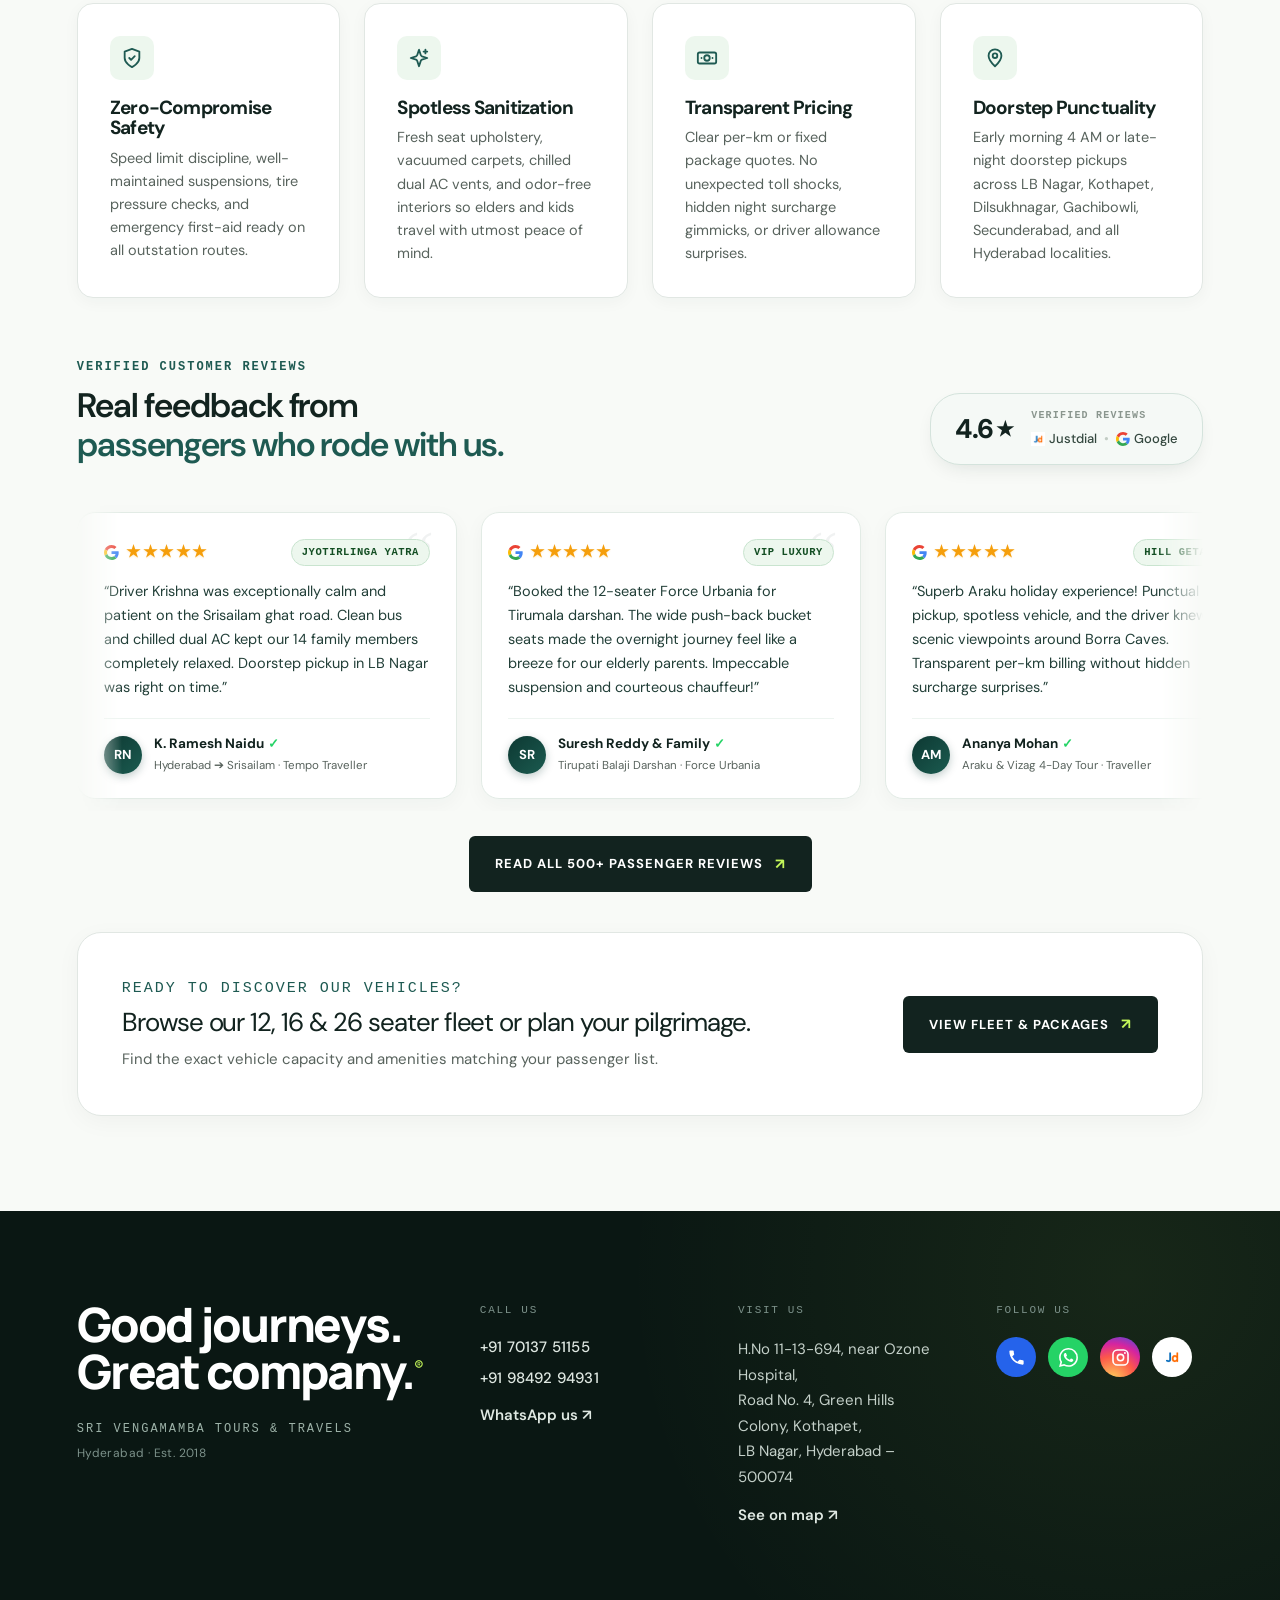
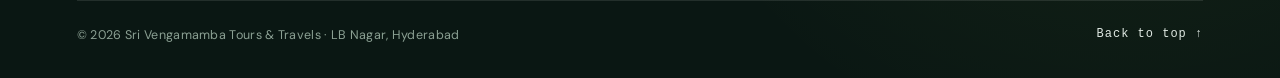
<file: public/about.html>
<!doctype html>
<html lang="en">
<head>
  <meta charset="utf-8">
  <meta name="viewport" content="width=device-width,initial-scale=1">
  <title>About Sri Vengamamba Travels | Hyderabad’s Trusted Tour Agency Since 2018</title>
  <meta name="description" content="Discover Sri Vengamamba Tours &amp; Travels: founded in LB Nagar, Hyderabad in 2018. Over 6 years of trusted travel service, 4.6★ rating on Justdial, luxury fleet, and vetted chauffeurs.">
  <meta name="robots" content="index, follow, max-snippet:-1, max-image-preview:large, max-video-preview:-1">
  <link rel="canonical" href="https://srivengamambatravels.com/about.html">
  <meta name="theme-color" content="#071f20">

  <!-- Open Graph / Facebook -->
  <meta property="og:type" content="website">
  <meta property="og:url" content="https://srivengamambatravels.com/about.html">
  <meta property="og:title" content="About Sri Vengamamba Travels | Hyderabad’s Trusted Tour Agency Since 2018">
  <meta property="og:description" content="Discover Sri Vengamamba Tours &amp; Travels: founded in LB Nagar, Hyderabad in 2018. Over 6 years of trusted travel service, 4.6★ rating on Justdial, luxury fleet, and vetted chauffeurs.">
  <meta property="og:image" content="https://srivengamambatravels.com/assets/images/brand/logo.png">
  <meta property="og:site_name" content="Sri Vengamamba Tours &amp; Travels">
  <meta property="og:locale" content="en_IN">

  <!-- Twitter / X Cards -->
  <meta name="twitter:card" content="summary_large_image">
  <meta name="twitter:url" content="https://srivengamambatravels.com/about.html">
  <meta name="twitter:title" content="About Sri Vengamamba Travels | Hyderabad’s Trusted Tour Agency Since 2018">
  <meta name="twitter:description" content="Over 6 years of trusted travel service, 4.6★ rating on Justdial, luxury fleet, and vetted chauffeurs in LB Nagar, Hyderabad.">
  <meta name="twitter:image" content="https://srivengamambatravels.com/assets/images/brand/logo.png">

  <!-- Local / Geo SEO Tags -->
  <meta name="geo.region" content="IN-TG">
  <meta name="geo.placename" content="Hyderabad, Telangana, India">
  <meta name="geo.position" content="17.3688;78.5524">
  <meta name="ICBM" content="17.3688, 78.5524">

  <!-- Favicon & Stylesheets -->
  <link rel="icon" type="image/svg+xml" href="data:image/svg+xml,%3Csvg xmlns='http://www.w3.org/2000/svg' viewBox='0 0 32 32'%3E%3Crect width='32' height='32' rx='8' fill='%23071f20'/%3E%3Cpath d='M8 9l8 15 8-15' fill='none' stroke='%23bcff31' stroke-width='4'/%3E%3C/svg%3E">
  <link rel="stylesheet" href="css/theme.css?v=32">
  <link rel="stylesheet" href="css/cinema.css?v=32">

  <!-- JSON-LD Structured Data: AboutPage, Organization, LocalBusiness & BreadcrumbList -->
  <script type="application/ld+json">
  {
    "@context": "https://schema.org",
    "@graph": [
      {
        "@type": "AboutPage",
        "@id": "https://srivengamambatravels.com/about.html#webpage",
        "url": "https://srivengamambatravels.com/about.html",
        "name": "About Sri Vengamamba Travels | Hyderabad’s Trusted Tour Agency Since 2018",
        "isPartOf": {
          "@type": "WebSite",
          "@id": "https://srivengamambatravels.com/#website",
          "name": "Sri Vengamamba Tours & Travels",
          "url": "https://srivengamambatravels.com/"
        },
        "description": "Discover Sri Vengamamba Tours & Travels: founded in LB Nagar, Hyderabad in 2018. Over 6 years of trusted travel service, 4.6 rating on Justdial, luxury fleet, and vetted chauffeurs.",
        "inLanguage": "en-IN",
        "breadcrumb": {
          "@id": "https://srivengamambatravels.com/about.html#breadcrumb"
        }
      },
      {
        "@type": "BreadcrumbList",
        "@id": "https://srivengamambatravels.com/about.html#breadcrumb",
        "itemListElement": [
          {
            "@type": "ListItem",
            "position": 1,
            "name": "Home",
            "item": "https://srivengamambatravels.com/"
          },
          {
            "@type": "ListItem",
            "position": 2,
            "name": "About Us",
            "item": "https://srivengamambatravels.com/about.html"
          }
        ]
      },
      {
        "@type": ["TravelAgency", "LocalBusiness"],
        "@id": "https://srivengamambatravels.com/#organization",
        "name": "Sri Vengamamba Tours & Travels",
        "foundingDate": "2018",
        "url": "https://srivengamambatravels.com/",
        "logo": "https://srivengamambatravels.com/assets/images/brand/logo.png",
        "telephone": "+917013751155",
        "address": {
          "@type": "PostalAddress",
          "streetAddress": "H.No 11-13-694, Road No. 4, Green Hills Colony, Near Ozone Hospital, Kothapet, LB Nagar",
          "addressLocality": "Hyderabad",
          "addressRegion": "Telangana",
          "postalCode": "500074",
          "addressCountry": "IN"
        },
        "geo": {
          "@type": "GeoCoordinates",
          "latitude": 17.3688,
          "longitude": 78.5524
        },
        "aggregateRating": {
          "@type": "AggregateRating",
          "ratingValue": "4.6",
          "reviewCount": "13",
          "bestRating": "5",
          "worstRating": "1"
        },
        "sameAs": [
          "https://www.instagram.com/srivengamambatravels/",
          "https://www.justdial.com/Hyderabad/Sri-Vengamamba-Travels-Near-By-Ozone-Hospital-Lb-Nagar/040PXX40-XX40-250613173617-N4K5_BZDET"
        ]
      }
    ]
  }
  </script>
</head>
<body>
  <a class="skip-link" href="#about-content">Skip to content</a>

  <header class="header">
    <div class="header-left">
      <a class="brand" href="index.html" aria-label="Sri Vengamamba Tours &amp; Travels home">
        <img class="brand-logo" src="assets/images/brand/logo.png" alt="Sri Vengamamba Tours &amp; Travels" width="419" height="70" loading="eager" fetchpriority="high" decoding="async">
      </a>
      <nav id="navigation" aria-label="Main navigation">
        <a href="index.html" class="nav-link">Home</a>
        <a href="services.html" class="nav-link">Fleet &amp; Tours</a>
        <a href="gallery.html" class="nav-link">Gallery</a>
        <a href="about.html" class="nav-link active">About</a>
        <a href="reviews.html" class="nav-link">Reviews</a>
        <a href="contact.html" class="nav-link">Contact</a>
      </nav>
    </div>
    <div class="header-right">
      <a class="nav-contact" href="contact.html">PLAN YOUR TRIP <span>↗</span></a>
      <button class="menu-toggle" aria-expanded="false" aria-controls="navigation" aria-label="Open navigation">
        <span></span><span></span>
      </button>
    </div>
  </header>

  <aside class="social-rail" aria-label="Contact and social links">
    <a class="social-btn call" href="tel:+917013751155" title="Call us" aria-label="Call Sri Vengamamba Tours and Travels">
      <svg viewBox="0 0 24 24" width="18" height="18" fill="currentColor" aria-hidden="true" focusable="false"><path d="M6.62 10.79a15.15 15.15 0 0 0 6.59 6.59l2.2-2.2a1 1 0 0 1 1.02-.24c1.12.37 2.33.57 3.57.57a1 1 0 0 1 1 1V20a1 1 0 0 1-1 1A17 17 0 0 1 3 4a1 1 0 0 1 1-1h3.5a1 1 0 0 1 1 1c0 1.24.2 2.45.57 3.57a1 1 0 0 1-.25 1.02z"/></svg>
    </a>
    <a class="social-btn whatsapp" href="https://wa.me/917013751155" target="_blank" rel="noopener" title="WhatsApp" aria-label="Message Sri Vengamamba Tours and Travels on WhatsApp, opens in a new tab">
      <svg viewBox="0 0 24 24" width="18" height="18" fill="currentColor" aria-hidden="true" focusable="false"><path d="M17.472 14.382c-.297-.149-1.758-.867-2.03-.967-.273-.099-.471-.148-.67.15-.197.297-.767.966-.94 1.164-.173.199-.347.223-.644.075-.297-.15-1.255-.463-2.39-1.475-.883-.788-1.48-1.761-1.653-2.059-.173-.297-.018-.458.13-.606.134-.133.298-.347.446-.52.149-.174.198-.298.298-.497.099-.198.05-.371-.025-.52-.075-.149-.669-1.612-.916-2.207-.242-.579-.487-.5-.669-.51-.173-.008-.371-.01-.57-.01-.198 0-.52.074-.792.372-.272.297-1.04 1.016-1.04 2.479 0 1.462 1.065 2.875 1.213 3.074.149.198 2.096 3.2 5.077 4.487.709.306 1.262.489 1.694.625.712.227 1.36.195 1.872.118.571-.085 1.758-.719 2.006-1.413.248-.694.248-1.289.173-1.413-.074-.124-.272-.198-.57-.347m-5.421 7.403h-.004a9.87 9.87 0 0 1-5.031-1.378l-.361-.214-3.741.982.999-3.648-.235-.374a9.86 9.86 0 0 1-1.51-5.26c.001-5.45 4.436-9.884 9.888-9.884 2.64 0 5.122 1.03 6.988 2.898a9.825 9.825 0 0 1 2.893 6.994c-.003 5.45-4.437 9.884-9.885 9.884m8.413-18.297A11.815 11.815 0 0 0 12.05 0C5.495 0 .16 5.335.157 11.892c0 2.096.547 4.142 1.588 5.945L.057 24l6.305-1.654a11.882 11.882 0 0 0 5.683 1.448h.005c6.554 0 11.89-5.335 11.893-11.893a11.821 11.821 0 0 0-3.48-8.413Z"/></svg>
    </a>
    <a class="social-btn instagram" href="https://www.instagram.com/srivengamambatravels/" target="_blank" rel="noopener" title="Instagram" aria-label="Sri Vengamamba on Instagram, opens in a new tab">
      <svg viewBox="0 0 24 24" width="18" height="18" fill="none" stroke="currentColor" stroke-width="2" stroke-linecap="round" stroke-linejoin="round" aria-hidden="true" focusable="false"><rect x="2.5" y="2.5" width="19" height="19" rx="5.5"/><circle cx="12" cy="12" r="4"/><circle cx="17.6" cy="6.4" r="1.2" fill="currentColor" stroke="none"/></svg>
    </a>
    <a class="social-btn justdial listing-link" href="https://www.justdial.com/Hyderabad/Sri-Vengamamba-Travels-Near-By-Ozone-Hospital-Lb-Nagar/040PXX40-XX40-250613173617-N4K5_BZDET" target="_blank" rel="noopener" title="Justdial (4.6★ Ratings)" aria-label="Sri Vengamamba on Justdial, opens in a new tab">
      <img src="assets/images/brand/justdial-icon.png" alt="Justdial" width="22" height="22" loading="eager" decoding="async">
    </a>
  </aside>

  <main id="about-content">
    <section class="page-hero">
      <div class="page-hero-inner">
        <div class="breadcrumb">
          <a href="index.html">Home</a> <span>/</span> <span>About Us</span>
        </div>
        <p class="eyebrow">ROOTED IN HYDERABAD · EST. 2018</p>
        <h1>Good Journeys Begin With<br><em>People Who Care.</em></h1>
        <p class="page-hero-desc">Sri Vengamamba Tours &amp; Travels was founded in LB Nagar, Hyderabad, with one non-negotiable standard: treat every passenger with respect, prioritize absolute safety, and provide impeccably maintained vehicles.</p>
        <div class="page-hero-stats">
          <div class="stat-pill">
            <svg viewBox="0 0 24 24" width="18" height="18" fill="none" stroke="currentColor" stroke-width="2"><path d="M12 2l3.09 6.26L22 9.27l-5 4.87 1.18 6.88L12 17.77l-6.18 3.25L7 14.14 2 9.27l6.91-1.01L12 2z"/></svg>
            4.6 / 5.0 Rating on Justdial
          </div>
          <div class="stat-pill">
            <svg viewBox="0 0 24 24" width="18" height="18" fill="none" stroke="currentColor" stroke-width="2"><circle cx="12" cy="12" r="10"/><polyline points="12 6 12 12 16 14"/></svg>
            6+ Years of Proven Service
          </div>
          <div class="stat-pill">
            <svg viewBox="0 0 24 24" width="18" height="18" fill="none" stroke="currentColor" stroke-width="2"><path d="M17 21v-2a4 4 0 0 0-4-4H5a4 4 0 0 0-4 4v2"/><circle cx="9" cy="7" r="4"/><path d="M23 21v-2a4 4 0 0 0-3-3.87"/><path d="M16 3.13a4 4 0 0 1 0 7.75"/></svg>
            Thousands of Satisfied Families &amp; Groups
          </div>
        </div>
      </div>
    </section>

    <section class="section about" style="border-top:none">
      <div class="about-story">
        <p class="eyebrow">OUR STORY &amp; ETHOS</p>
        <h2>Built on trust, safety<br><em>and warm hospitality.</em></h2>
        <p class="about-story-p">Sri Vengamamba Travels was established right here in LB Nagar, Hyderabad. We understand that travel isn't just about moving from Point A to Point B — it’s about elders comfortably visiting sacred shrines, wedding parties arriving relaxed on time, and families enjoying road trips without stress.</p>
        <p class="about-story-p">Whether you are organizing a holy yatra across Srisailam, Tirupati, or Sabarimala, escorting VIP guests, or taking your company team on a retreat, we pair you with clean, air-conditioned Force Urbania, Tempo Travellers, or buses driven by verified Telugu-speaking chauffeurs who know every highway and ghat route intimately.</p>
        
        <div class="about-story-actions">
          <a class="about-cta-btn" href="contact.html">PLAN YOUR JOURNEY <span>↗</span></a>
          <a class="about-call-link" href="tel:+917013751155">Call helpline: +91 70137 51155</a>
        </div>
      </div>

      <div class="about-trust-card">
        <div class="trust-card-top">
          <div class="trust-rating-block">
            <div class="trust-score">4.6</div>
            <div class="trust-score-meta">
              <span class="stars">★★★★★</span>
              <p>Based on 13 Justdial ratings</p>
            </div>
          </div>
          <a class="trust-card-badge listing-link" target="_blank" rel="noopener">Verified Listing ↗</a>
        </div>

        <div class="trust-metrics">
          <div class="trust-metric-item">
            <div class="trust-metric-icon">
              <svg viewBox="0 0 24 24" width="22" height="22" fill="none" stroke="currentColor" stroke-width="2" stroke-linecap="round" stroke-linejoin="round" aria-hidden="true"><path d="M6 9H4.5a2.5 2.5 0 0 1 0-5H6"/><path d="M18 9h1.5a2.5 2.5 0 0 0 0-5H18"/><path d="M4 22h16"/><path d="M10 14.66V17c0 .55-.47.98-.97 1.21C7.85 18.75 7 20.24 7 22"/><path d="M14 14.66V17c0 .55.47.98.97 1.21C16.15 18.75 17 20.24 17 22"/><path d="M18 2H6v7a6 6 0 0 0 12 0V2Z"/></svg>
            </div>
            <div class="trust-metric-info">
              <strong>6+ Years of Proven Service</strong>
              <span>Serving Hyderabad families, pilgrims &amp; corporate groups since 2018.</span>
            </div>
          </div>

          <div class="trust-metric-item">
            <div class="trust-metric-icon">
              <svg viewBox="0 0 24 24" width="22" height="22" fill="none" stroke="currentColor" stroke-width="2" stroke-linecap="round" stroke-linejoin="round" aria-hidden="true"><path d="M20 13c0 5-3.5 7.5-7.66 8.95a1 1 0 0 1-.67-.01C7.5 20.5 4 18 4 13V6a1 1 0 0 1 1-1c2 0 4.5-1.2 6.24-2.72a1.17 1.17 0 0 1 1.52 0C14.51 3.81 17 5 19 5a1 1 0 0 1 1 1z"/><path d="m9 12 2 2 4-4"/></svg>
            </div>
            <div class="trust-metric-info">
              <strong>100% Verified Chauffeurs</strong>
              <span>Expert navigation across steep ghat roads, night expressways &amp; remote shrines.</span>
            </div>
          </div>

          <div class="trust-metric-item">
            <div class="trust-metric-icon">
              <svg viewBox="0 0 24 24" width="22" height="22" fill="none" stroke="currentColor" stroke-width="2" stroke-linecap="round" stroke-linejoin="round" aria-hidden="true"><path d="M8 6v6"/><path d="M15 6v6"/><path d="M2 12h19.6"/><path d="M18 18h3s.5-1.7.8-2.8c.1-.4.2-.8.2-1.2 0-.4-.1-.8-.2-1.2l-1.4-5C20.1 6.8 19.1 6 18 6H4a2 2 0 0 0-2 2v10h3"/><circle cx="7" cy="18" r="2"/><path d="M9 18h5"/><circle cx="16" cy="18" r="2"/></svg>
            </div>
            <div class="trust-metric-info">
              <strong>Premium Sanitized Fleet</strong>
              <span>Force Urbania, Tempo Travellers, Innova Crysta &amp; Buses with transparent fares.</span>
            </div>
          </div>
        </div>
      </div>
    </section>

    <!-- Why Choose Us Grid -->
    <section class="section" style="padding-top:0">
      <div class="section-heading">
        <div>
          <p class="eyebrow">OUR CORE PRINCIPLES</p>
          <h2>The Sri Vengamamba Promise.<br><em>Why travelers recommend us.</em></h2>
        </div>
        <p>We pride ourselves on four core values that keep our travelers returning year after year for every family event and holiday.</p>
      </div>

      <div class="pillar-cards-grid">
        <div class="pillar-card">
          <div style="width:44px;height:44px;border-radius:10px;background:#edf7ee;color:#1e5a52;display:flex;align-items:center;justify-content:center;margin-bottom:18px">
            <svg viewBox="0 0 24 24" width="22" height="22" fill="none" stroke="currentColor" stroke-width="2" stroke-linecap="round" stroke-linejoin="round" aria-hidden="true"><path d="M12 22s8-4 8-10V5l-8-3-8 3v7c0 6 8 10 8 10z"/><path d="m9 12 2 2 4-4"/></svg>
          </div>
          <h3 style="font-size:19px;font-weight:700;color:var(--ink);margin-bottom:8px">Zero-Compromise Safety</h3>
          <p style="font-size:14.5px;color:var(--muted);line-height:1.6">Speed limit discipline, well-maintained suspensions, tire pressure checks, and emergency first-aid ready on all outstation routes.</p>
        </div>
        <div class="pillar-card">
          <div style="width:44px;height:44px;border-radius:10px;background:#edf7ee;color:#1e5a52;display:flex;align-items:center;justify-content:center;margin-bottom:18px">
            <svg viewBox="0 0 24 24" width="22" height="22" fill="none" stroke="currentColor" stroke-width="2" stroke-linecap="round" stroke-linejoin="round" aria-hidden="true"><path d="m12 3-1.9 5.8a2 2 0 0 1-1.3 1.3L3 12l5.8 1.9a2 2 0 0 1 1.3 1.3L12 21l1.9-5.8a2 2 0 0 1 1.3-1.3L21 12l-5.8-1.9a2 2 0 0 1-1.3-1.3z"/><path d="M19 3v4"/><path d="M21 5h-4"/></svg>
          </div>
          <h3 style="font-size:19px;font-weight:700;color:var(--ink);margin-bottom:8px">Spotless Sanitization</h3>
          <p style="font-size:14.5px;color:var(--muted);line-height:1.6">Fresh seat upholstery, vacuumed carpets, chilled dual AC vents, and odor-free interiors so elders and kids travel with utmost peace of mind.</p>
        </div>
        <div class="pillar-card">
          <div style="width:44px;height:44px;border-radius:10px;background:#edf7ee;color:#1e5a52;display:flex;align-items:center;justify-content:center;margin-bottom:18px">
            <svg viewBox="0 0 24 24" width="22" height="22" fill="none" stroke="currentColor" stroke-width="2" stroke-linecap="round" stroke-linejoin="round" aria-hidden="true"><rect x="2" y="6" width="20" height="12" rx="2"/><circle cx="12" cy="12" r="3"/><path d="M6 12h.01M18 12h.01"/></svg>
          </div>
          <h3 style="font-size:19px;font-weight:700;color:var(--ink);margin-bottom:8px">Transparent Pricing</h3>
          <p style="font-size:14.5px;color:var(--muted);line-height:1.6">Clear per-km or fixed package quotes. No unexpected toll shocks, hidden night surcharge gimmicks, or driver allowance surprises.</p>
        </div>
        <div class="pillar-card">
          <div style="width:44px;height:44px;border-radius:10px;background:#edf7ee;color:#1e5a52;display:flex;align-items:center;justify-content:center;margin-bottom:18px">
            <svg viewBox="0 0 24 24" width="22" height="22" fill="none" stroke="currentColor" stroke-width="2" stroke-linecap="round" stroke-linejoin="round" aria-hidden="true"><path d="M12 21s-7-6.5-7-11.5a7 7 0 1 1 14 0c0 5-7 11.5-7 11.5z"/><circle cx="12" cy="9.5" r="2.5"/></svg>
          </div>
          <h3 style="font-size:19px;font-weight:700;color:var(--ink);margin-bottom:8px">Doorstep Punctuality</h3>
          <p style="font-size:14.5px;color:var(--muted);line-height:1.6">Early morning 4 AM or late-night doorstep pickups across LB Nagar, Kothapet, Dilsukhnagar, Gachibowli, Secunderabad, and all Hyderabad localities.</p>
        </div>
      </div>

      <!-- Verified Customer Reviews Marquee Section -->
      <div style="margin-top:60px;margin-bottom:30px">
        <div class="about-reviews-header">
          <div>
            <p class="eyebrow">VERIFIED CUSTOMER REVIEWS</p>
            <h3 style="font-size:clamp(22px,3.2vw,34px);font-weight:600;letter-spacing:-.03em;margin:0;color:var(--ink)">Real feedback from<br><em style="color:#1e5a52;font-style:normal">passengers who rode with us.</em></h3>
          </div>
          <a class="reviews-badge listing-link" target="_blank" rel="noopener">
            <div class="badge-score">4.6<span class="badge-star">★</span></div>
            <div class="badge-meta">
              <small>VERIFIED REVIEWS</small>
              <span class="badge-src">
                <span class="src"><img class="src-logo" src="assets/images/brand/justdial-icon.png" alt="Justdial" width="14" height="14">Justdial</span>
                <i class="dot">•</i>
                <span class="src"><img class="src-logo" src="assets/images/brand/google-g.svg" alt="Google" width="14" height="14">Google</span>
              </span>
            </div>
          </a>
        </div>

        <div class="marquee-wrapper" aria-label="Customer reviews marquee" style="margin-top:35px">
          <div class="marquee-track">
            <article class="review-card">
              <div class="review-top">
                <span class="review-stars">★★★★★</span>
                <span class="review-tag">JYOTIRLINGA YATRA</span>
              </div>
              <p class="review-text">“Driver Krishna was exceptionally calm and patient on the Srisailam ghat road. Clean bus and chilled dual AC kept our 14 family members completely relaxed. Doorstep pickup in LB Nagar was right on time.”</p>
              <div class="review-author">
                <div class="author-avatar">RN</div>
                <div class="author-info">
                  <div class="author-name">K. Ramesh Naidu <span class="verified-icon" title="Verified Customer">✓</span></div>
                  <div class="author-route">Hyderabad ➔ Srisailam · Tempo Traveller</div>
                </div>
              </div>
            </article>

            <article class="review-card">
              <div class="review-top">
                <span class="review-stars">★★★★★</span>
                <span class="review-tag">VIP LUXURY</span>
              </div>
              <p class="review-text">“Booked the 12-seater Force Urbania for Tirumala darshan. The wide push-back bucket seats made the overnight journey feel like a breeze for our elderly parents. Impeccable suspension and courteous chauffeur!”</p>
              <div class="review-author">
                <div class="author-avatar">SR</div>
                <div class="author-info">
                  <div class="author-name">Suresh Reddy &amp; Family <span class="verified-icon" title="Verified Customer">✓</span></div>
                  <div class="author-route">Tirupati Balaji Darshan · Force Urbania</div>
                </div>
              </div>
            </article>

            <article class="review-card">
              <div class="review-top">
                <span class="review-stars">★★★★★</span>
                <span class="review-tag">HILL GETAWAY</span>
              </div>
              <p class="review-text">“Superb Araku holiday experience! Punctual 5 AM pickup, spotless vehicle, and the driver knew all scenic viewpoints around Borra Caves. Transparent per-km billing without hidden surcharge surprises.”</p>
              <div class="review-author">
                <div class="author-avatar">AM</div>
                <div class="author-info">
                  <div class="author-name">Ananya Mohan <span class="verified-icon" title="Verified Customer">✓</span></div>
                  <div class="author-route">Araku &amp; Vizag 4-Day Tour · Traveller</div>
                </div>
              </div>
            </article>

            <article class="review-card">
              <div class="review-top">
                <span class="review-stars">★★★★★</span>
                <span class="review-tag">OUTSTATION CAB</span>
              </div>
              <p class="review-text">“We booked an Innova Crysta for an urgent family wedding in Vijayawada. Impeccably sanitized vehicle, smooth 4-lane driving, and disciplined Telugu-speaking driver. Will definitely book again.”</p>
              <div class="review-author">
                <div class="author-avatar">VP</div>
                <div class="author-info">
                  <div class="author-name">Dr. V. Prasad <span class="verified-icon" title="Verified Customer">✓</span></div>
                  <div class="author-route">Hyderabad ➔ Vijayawada · Innova Crysta</div>
                </div>
              </div>
            </article>

            <article class="review-card">
              <div class="review-top">
                <span class="review-stars">★★★★★</span>
                <span class="review-tag">PILGRIMAGE TOUR</span>
              </div>
              <p class="review-text">“Our group of 22 Ayyappa devotees hired a deluxe bus for Sabarimala yatra. Having two veteran drivers taking turns made the long transit remarkably safe. Massive boot space for all our Irumudi bags.”</p>
              <div class="review-author">
                <div class="author-avatar">KK</div>
                <div class="author-info">
                  <div class="author-name">M. Kiran Kumar <span class="verified-icon" title="Verified Customer">✓</span></div>
                  <div class="author-route">Sabarimala Mandala Yatra · Deluxe Mini Bus</div>
                </div>
              </div>
            </article>

            <article class="review-card">
              <div class="review-top">
                <span class="review-stars">★★★★★</span>
                <span class="review-tag">WEDDINGS &amp; EVENTS</span>
              </div>
              <p class="review-text">“Arranged 2 tempo travellers for our wedding reception guests in Hyderabad. Punctual multi-point pickups, neat interiors, and sound coordination by the travels team throughout the weekend.”</p>
              <div class="review-author">
                <div class="author-avatar">SK</div>
                <div class="author-info">
                  <div class="author-name">Sneha &amp; Karthik Rao <span class="verified-icon" title="Verified Customer">✓</span></div>
                  <div class="author-route">Wedding Guest Transit · 2x Tempo Travellers</div>
                </div>
              </div>
            </article>
          </div>
        </div>

        <div style="text-align:center;margin-top:25px">
          <a class="btn-explore" href="reviews.html">
            READ ALL 500+ PASSENGER REVIEWS <span>↗</span>
          </a>
        </div>
      </div>

      <!-- Teaser to Fleet -->
      <div class="home-section-teaser">
        <div class="teaser-content">
          <p class="eyebrow" style="color:#1e5a52">READY TO DISCOVER OUR VEHICLES?</p>
          <h3>Browse our 12, 16 &amp; 26 seater fleet or plan your pilgrimage.</h3>
          <p>Find the exact vehicle capacity and amenities matching your passenger list.</p>
        </div>
        <a class="btn-explore" href="services.html">
          VIEW FLEET &amp; PACKAGES <span>↗</span>
        </a>
      </div>
    </section>
  </main>

  <footer class="site-footer">
    <div class="footer-grid">
      <div class="footer-brand">
        <p class="footer-statement">Good journeys.<br>Great company.<sup>&#174;</sup></p>
        <p class="footer-wordmark">SRI VENGAMAMBA TOURS &amp; TRAVELS</p>
        <p class="footer-sub">Hyderabad &#183; Est. 2018</p>
      </div>
      <div class="footer-col">
        <p class="footer-label">CALL US</p>
        <a class="footer-phone" href="tel:+917013751155">+91 70137 51155</a>
        <a class="footer-phone" href="tel:9849294931">+91 98492 94931</a>
        <a class="footer-link" href="https://wa.me/917013751155?text=Hello%20Sri%20Vengamamba%20Travels,%20I%20want%20to%20plan%20a%20journey" target="_blank" rel="noopener">WhatsApp us &#8599;</a>
      </div>
      <div class="footer-col">
        <p class="footer-label">VISIT US</p>
        <address class="footer-address">H.No 11-13-694, near Ozone Hospital,<br>Road No. 4, Green Hills Colony, Kothapet,<br>LB Nagar, Hyderabad &#8211; 500074</address>
        <a class="footer-link" href="https://www.google.com/maps/search/?api=1&query=Sri%20Vengamamba%20Travels%20Near%20Ozone%20Hospital%20Green%20Hills%20Colony%20LB%20Nagar%20Hyderabad" target="_blank" rel="noopener">See on map &#8599;</a>
      </div>
      <div class="footer-col">
        <p class="footer-label">FOLLOW US</p>
        <div class="footer-social">
          <a class="fs call" href="tel:+917013751155" aria-label="Call Sri Vengamamba"><svg viewBox="0 0 24 24" width="17" height="17" fill="currentColor" aria-hidden="true"><path d="M6.62 10.79a15.15 15.15 0 0 0 6.59 6.59l2.2-2.2a1 1 0 0 1 1.02-.24c1.12.37 2.33.57 3.57.57a1 1 0 0 1 1 1V20a1 1 0 0 1-1 1A17 17 0 0 1 3 4a1 1 0 0 1 1-1h3.5a1 1 0 0 1 1 1c0 1.24.2 2.45.57 3.57a1 1 0 0 1-.25 1.02z"/></svg></a>
          <a class="fs whatsapp" href="https://wa.me/917013751155" target="_blank" rel="noopener" aria-label="WhatsApp"><svg viewBox="0 0 24 24" width="17" height="17" fill="currentColor" aria-hidden="true"><path d="M17.472 14.382c-.297-.149-1.758-.867-2.03-.967-.273-.099-.471-.148-.67.15-.197.297-.767.966-.94 1.164-.173.199-.347.223-.644.075-.297-.15-1.255-.463-2.39-1.475-.883-.788-1.48-1.761-1.653-2.059-.173-.297-.018-.458.13-.606.134-.133.298-.347.446-.52.149-.174.198-.298.298-.497.099-.198.05-.371-.025-.52-.075-.149-.669-1.612-.916-2.207-.242-.579-.487-.5-.669-.51-.173-.008-.371-.01-.57-.01-.198 0-.52.074-.792.372-.272.297-1.04 1.016-1.04 2.479 0 1.462 1.065 2.875 1.213 3.074.149.198 2.096 3.2 5.077 4.487.709.306 1.262.489 1.694.625.712.227 1.36.195 1.872.118.571-.085 1.758-.719 2.006-1.413.248-.694.248-1.289.173-1.413-.074-.124-.272-.198-.57-.347m-5.421 7.403h-.004a9.87 9.87 0 0 1-5.031-1.378l-.361-.214-3.741.982.999-3.648-.235-.374a9.86 9.86 0 0 1-1.51-5.26c.001-5.45 4.436-9.884 9.888-9.884 2.64 0 5.122 1.03 6.988 2.898a9.825 9.825 0 0 1 2.893 6.994c-.003 5.45-4.437 9.884-9.885 9.884m8.413-18.297A11.815 11.815 0 0 0 12.05 0C5.495 0 .16 5.335.157 11.892c0 2.096.547 4.142 1.588 5.945L.057 24l6.305-1.654a11.882 11.882 0 0 0 5.683 1.448h.005c6.554 0 11.89-5.335 11.893-11.893a11.821 11.821 0 0 0-3.48-8.413Z"/></svg></a>
          <a class="fs instagram" href="https://www.instagram.com/srivengamambatravels/" target="_blank" rel="noopener" aria-label="Instagram"><svg viewBox="0 0 24 24" width="17" height="17" fill="none" stroke="currentColor" stroke-width="2" stroke-linecap="round" stroke-linejoin="round" aria-hidden="true"><rect x="2.5" y="2.5" width="19" height="19" rx="5.5"/><circle cx="12" cy="12" r="4"/><circle cx="17.6" cy="6.4" r="1.2" fill="currentColor" stroke="none"/></svg></a>
          <a class="fs justdial listing-link" href="https://www.justdial.com/Hyderabad/Sri-Vengamamba-Travels-Near-By-Ozone-Hospital-Lb-Nagar/040PXX40-XX40-250613173617-N4K5_BZDET" target="_blank" rel="noopener" aria-label="Justdial listing"><img src="assets/images/brand/justdial-icon.png" alt="Justdial" width="18" height="18" loading="lazy" decoding="async"></a>
        </div>
      </div>
    </div>
    <div class="footer-bottom">
      <p>&#169; 2026 Sri Vengamamba Tours &amp; Travels &#183; LB Nagar, Hyderabad</p>
      <a href="#about-content">Back to top &#8593;</a>
    </div>
  </footer>

  <script src="js/main.js?v=27"></script>
  <script src="js/cinema.js?v=27"></script>
</body>
</html>
</file>
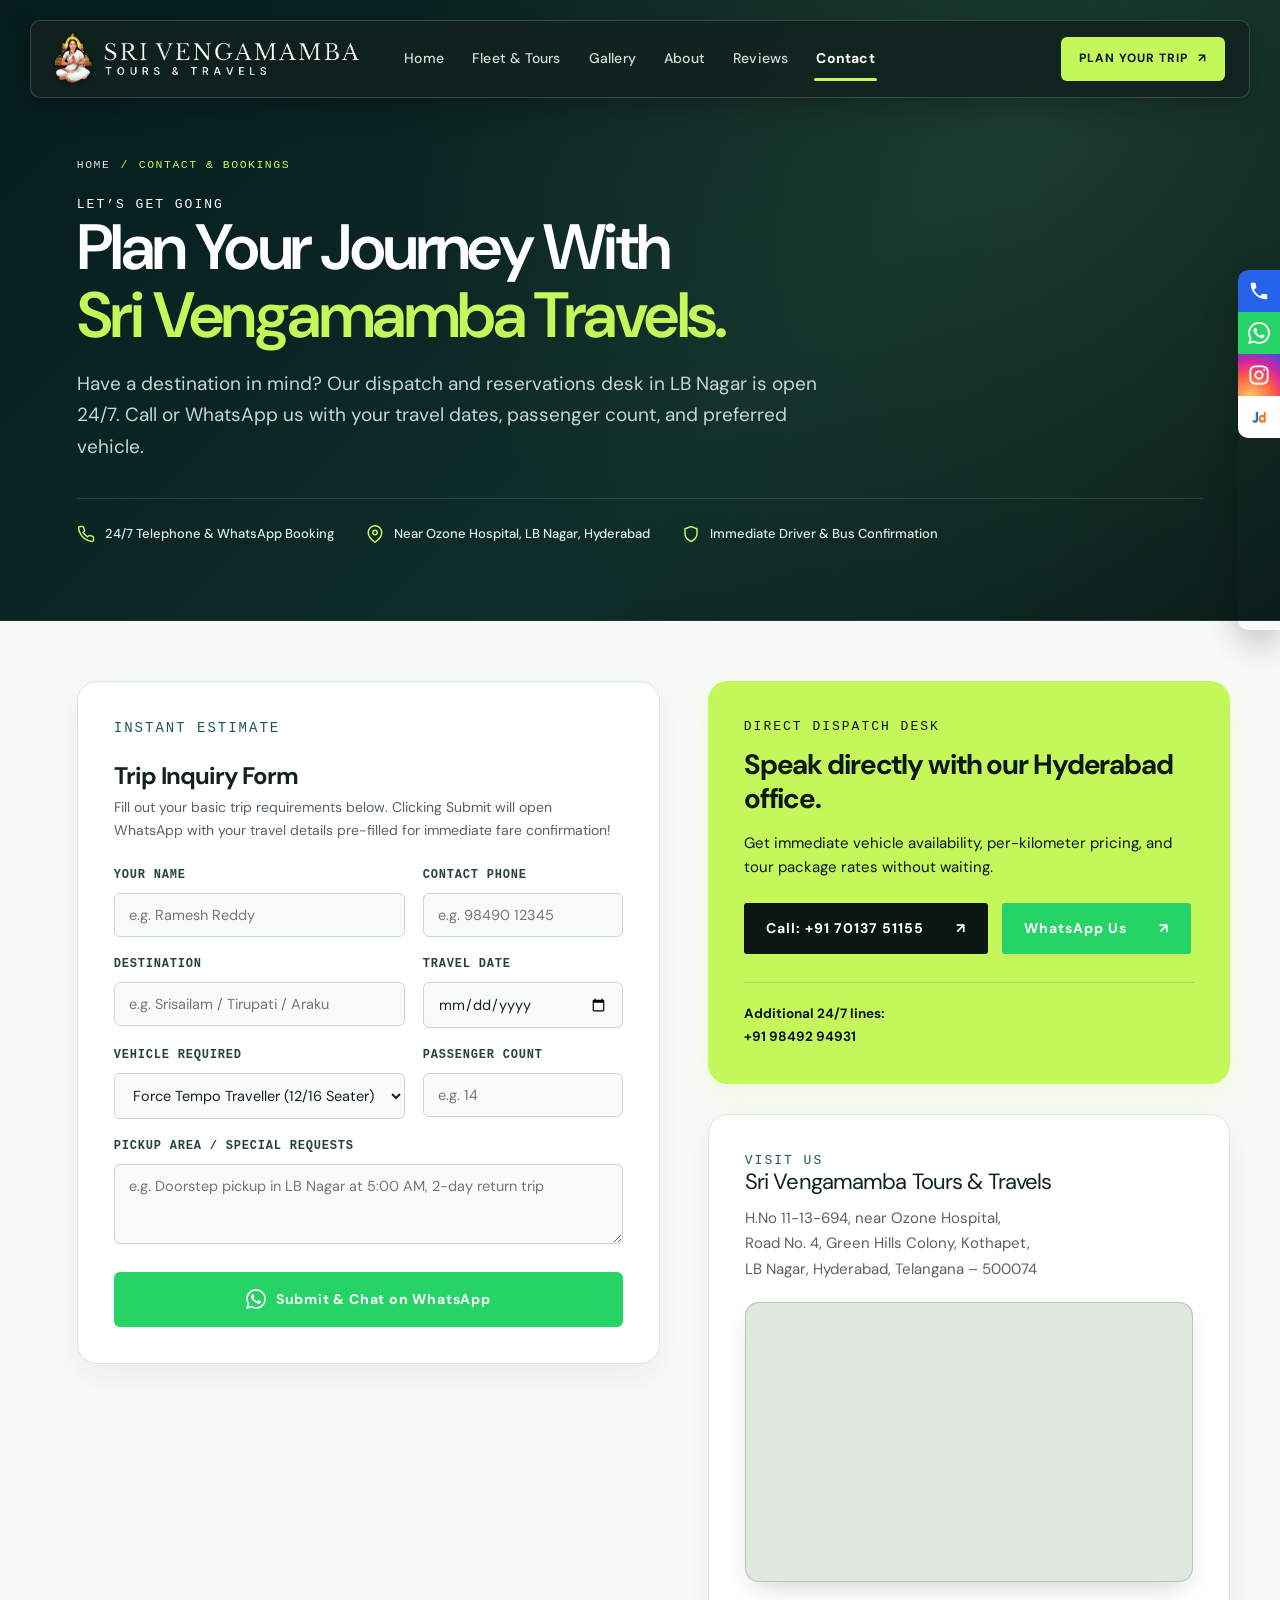
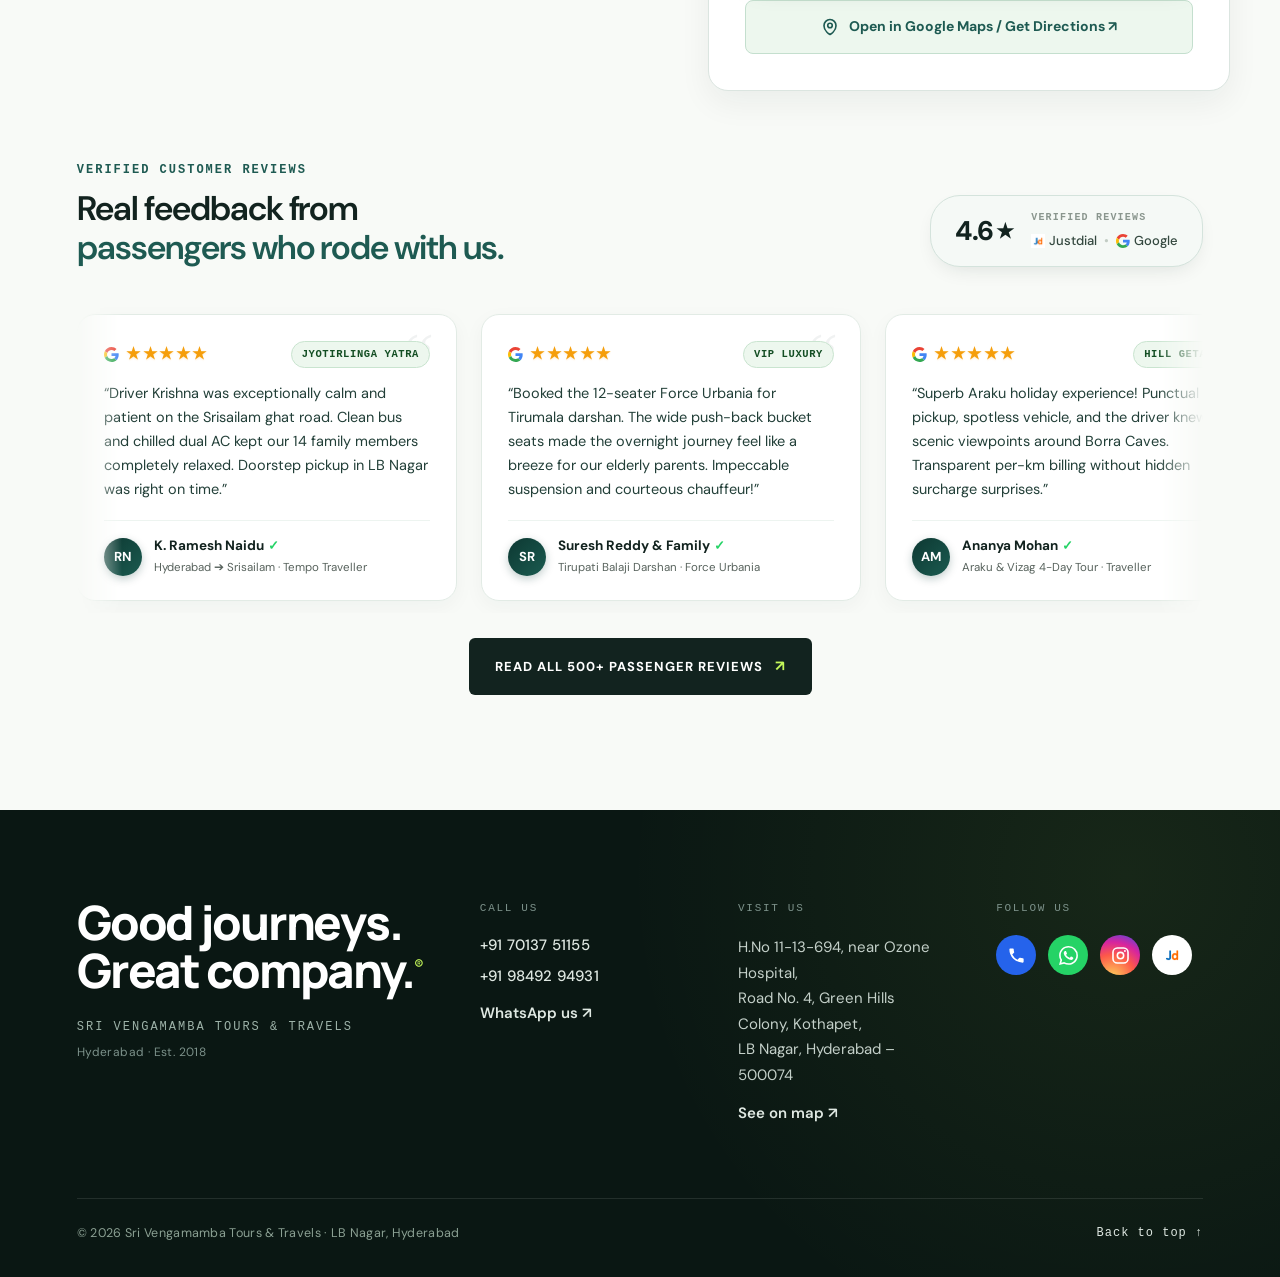
<file: public/contact.html>
<!doctype html>
<html lang="en">
<head>
  <meta charset="utf-8">
  <meta name="viewport" content="width=device-width,initial-scale=1">
  <title>Contact &amp; Bookings | Sri Vengamamba Travels LB Nagar Hyderabad</title>
  <meta name="description" content="Book Force Urbania, Tempo Travellers &amp; buses with Sri Vengamamba Travels. Call +91 70137 51155 or visit our office near Ozone Hospital, LB Nagar, Hyderabad. 24/7 service.">
  <meta name="robots" content="index, follow, max-snippet:-1, max-image-preview:large, max-video-preview:-1">
  <link rel="canonical" href="https://srivengamambatravels.com/contact.html">
  <meta name="theme-color" content="#071f20">

  <!-- Open Graph / Facebook -->
  <meta property="og:type" content="website">
  <meta property="og:url" content="https://srivengamambatravels.com/contact.html">
  <meta property="og:title" content="Contact &amp; Bookings | Sri Vengamamba Travels LB Nagar Hyderabad">
  <meta property="og:description" content="Book Force Urbania, Tempo Travellers &amp; buses with Sri Vengamamba Travels. Call +91 70137 51155 or visit our office near Ozone Hospital, LB Nagar, Hyderabad. 24/7 service.">
  <meta property="og:image" content="https://srivengamambatravels.com/assets/images/brand/logo.png">
  <meta property="og:site_name" content="Sri Vengamamba Tours &amp; Travels">
  <meta property="og:locale" content="en_IN">

  <!-- Twitter / X Cards -->
  <meta name="twitter:card" content="summary_large_image">
  <meta name="twitter:url" content="https://srivengamambatravels.com/contact.html">
  <meta name="twitter:title" content="Contact &amp; Bookings | Sri Vengamamba Travels LB Nagar Hyderabad">
  <meta name="twitter:description" content="Book Force Urbania, Tempo Travellers &amp; buses with Sri Vengamamba Travels. Call +91 70137 51155 or visit LB Nagar, Hyderabad. 24/7 service.">
  <meta name="twitter:image" content="https://srivengamambatravels.com/assets/images/brand/logo.png">

  <!-- Local / Geo SEO Tags -->
  <meta name="geo.region" content="IN-TG">
  <meta name="geo.placename" content="Hyderabad, Telangana, India">
  <meta name="geo.position" content="17.3688;78.5524">
  <meta name="ICBM" content="17.3688, 78.5524">

  <!-- Favicon & Stylesheets -->
  <link rel="icon" type="image/svg+xml" href="data:image/svg+xml,%3Csvg xmlns='http://www.w3.org/2000/svg' viewBox='0 0 32 32'%3E%3Crect width='32' height='32' rx='8' fill='%23071f20'/%3E%3Cpath d='M8 9l8 15 8-15' fill='none' stroke='%23bcff31' stroke-width='4'/%3E%3C/svg%3E">
  <link rel="stylesheet" href="css/theme.css?v=32">
  <link rel="stylesheet" href="css/cinema.css?v=32">

  <!-- JSON-LD Structured Data: ContactPage, TravelAgency, LocalBusiness & BreadcrumbList -->
  <script type="application/ld+json">
  {
    "@context": "https://schema.org",
    "@graph": [
      {
        "@type": "ContactPage",
        "@id": "https://srivengamambatravels.com/contact.html#webpage",
        "url": "https://srivengamambatravels.com/contact.html",
        "name": "Contact & Bookings | Sri Vengamamba Travels LB Nagar Hyderabad",
        "isPartOf": {
          "@type": "WebSite",
          "@id": "https://srivengamambatravels.com/#website",
          "name": "Sri Vengamamba Tours & Travels",
          "url": "https://srivengamambatravels.com/"
        },
        "description": "Plan your journey with Sri Vengamamba Travels. 24/7 booking helpline +91 70137 51155, office near Ozone Hospital, LB Nagar, Hyderabad.",
        "inLanguage": "en-IN",
        "breadcrumb": {
          "@id": "https://srivengamambatravels.com/contact.html#breadcrumb"
        }
      },
      {
        "@type": "BreadcrumbList",
        "@id": "https://srivengamambatravels.com/contact.html#breadcrumb",
        "itemListElement": [
          {
            "@type": "ListItem",
            "position": 1,
            "name": "Home",
            "item": "https://srivengamambatravels.com/"
          },
          {
            "@type": "ListItem",
            "position": 2,
            "name": "Contact Us",
            "item": "https://srivengamambatravels.com/contact.html"
          }
        ]
      },
      {
        "@type": ["TravelAgency", "LocalBusiness"],
        "@id": "https://srivengamambatravels.com/#organization",
        "name": "Sri Vengamamba Tours & Travels",
        "url": "https://srivengamambatravels.com/",
        "logo": "https://srivengamambatravels.com/assets/images/brand/logo.png",
        "telephone": "+917013751155",
        "contactPoint": [
          {
            "@type": "ContactPoint",
            "telephone": "+91-70137-51155",
            "contactType": "customer service",
            "areaServed": "IN",
            "availableLanguage": ["en", "te", "hi"]
          },
          {
            "@type": "ContactPoint",
            "telephone": "+91-98482-86822",
            "contactType": "dispatch desk",
            "areaServed": "IN",
            "availableLanguage": ["en", "te", "hi"]
          }
        ],
        "address": {
          "@type": "PostalAddress",
          "streetAddress": "H.No 11-13-694, Road No. 4, Green Hills Colony, Near Ozone Hospital, Kothapet, LB Nagar",
          "addressLocality": "Hyderabad",
          "addressRegion": "Telangana",
          "postalCode": "500074",
          "addressCountry": "IN"
        },
        "geo": {
          "@type": "GeoCoordinates",
          "latitude": 17.3688,
          "longitude": 78.5524
        },
        "openingHoursSpecification": [
          {
            "@type": "OpeningHoursSpecification",
            "dayOfWeek": [
              "Monday",
              "Tuesday",
              "Wednesday",
              "Thursday",
              "Friday",
              "Saturday",
              "Sunday"
            ],
            "opens": "00:00",
            "closes": "23:59"
          }
        ],
        "hasMap": "https://maps.google.com/maps?q=Sri%20Vengamamba%20Travels%20near%20Ozone%20Hospital%20Green%20Hills%20Colony%20Kothapet%20LB%20Nagar%20Hyderabad%20500074",
        "sameAs": [
          "https://www.instagram.com/srivengamambatravels/",
          "https://www.justdial.com/Hyderabad/Sri-Vengamamba-Travels-Near-By-Ozone-Hospital-Lb-Nagar/040PXX40-XX40-250613173617-N4K5_BZDET"
        ]
      }
    ]
  }
  </script>
</head>
<body>
  <a class="skip-link" href="#contact-content">Skip to content</a>

  <header class="header">
    <div class="header-left">
      <a class="brand" href="index.html" aria-label="Sri Vengamamba Tours &amp; Travels home">
        <img class="brand-logo" src="assets/images/brand/logo.png" alt="Sri Vengamamba Tours &amp; Travels" width="419" height="70" loading="eager" fetchpriority="high" decoding="async">
      </a>
      <nav id="navigation" aria-label="Main navigation">
        <a href="index.html" class="nav-link">Home</a>
        <a href="services.html" class="nav-link">Fleet &amp; Tours</a>
        <a href="gallery.html" class="nav-link">Gallery</a>
        <a href="about.html" class="nav-link">About</a>
        <a href="reviews.html" class="nav-link">Reviews</a>
        <a href="contact.html" class="nav-link active">Contact</a>
      </nav>
    </div>
    <div class="header-right">
      <a class="nav-contact" href="contact.html">PLAN YOUR TRIP <span>↗</span></a>
      <button class="menu-toggle" aria-expanded="false" aria-controls="navigation" aria-label="Open navigation">
        <span></span><span></span>
      </button>
    </div>
  </header>

  <aside class="social-rail" aria-label="Contact and social links">
    <a class="social-btn call" href="tel:+917013751155" title="Call us" aria-label="Call Sri Vengamamba Tours and Travels">
      <svg viewBox="0 0 24 24" width="18" height="18" fill="currentColor" aria-hidden="true" focusable="false"><path d="M6.62 10.79a15.15 15.15 0 0 0 6.59 6.59l2.2-2.2a1 1 0 0 1 1.02-.24c1.12.37 2.33.57 3.57.57a1 1 0 0 1 1 1V20a1 1 0 0 1-1 1A17 17 0 0 1 3 4a1 1 0 0 1 1-1h3.5a1 1 0 0 1 1 1c0 1.24.2 2.45.57 3.57a1 1 0 0 1-.25 1.02z"/></svg>
    </a>
    <a class="social-btn whatsapp" href="https://wa.me/917013751155" target="_blank" rel="noopener" title="WhatsApp" aria-label="Message Sri Vengamamba Tours and Travels on WhatsApp, opens in a new tab">
      <svg viewBox="0 0 24 24" width="18" height="18" fill="currentColor" aria-hidden="true" focusable="false"><path d="M17.472 14.382c-.297-.149-1.758-.867-2.03-.967-.273-.099-.471-.148-.67.15-.197.297-.767.966-.94 1.164-.173.199-.347.223-.644.075-.297-.15-1.255-.463-2.39-1.475-.883-.788-1.48-1.761-1.653-2.059-.173-.297-.018-.458.13-.606.134-.133.298-.347.446-.52.149-.174.198-.298.298-.497.099-.198.05-.371-.025-.52-.075-.149-.669-1.612-.916-2.207-.242-.579-.487-.5-.669-.51-.173-.008-.371-.01-.57-.01-.198 0-.52.074-.792.372-.272.297-1.04 1.016-1.04 2.479 0 1.462 1.065 2.875 1.213 3.074.149.198 2.096 3.2 5.077 4.487.709.306 1.262.489 1.694.625.712.227 1.36.195 1.872.118.571-.085 1.758-.719 2.006-1.413.248-.694.248-1.289.173-1.413-.074-.124-.272-.198-.57-.347m-5.421 7.403h-.004a9.87 9.87 0 0 1-5.031-1.378l-.361-.214-3.741.982.999-3.648-.235-.374a9.86 9.86 0 0 1-1.51-5.26c.001-5.45 4.436-9.884 9.888-9.884 2.64 0 5.122 1.03 6.988 2.898a9.825 9.825 0 0 1 2.893 6.994c-.003 5.45-4.437 9.884-9.885 9.884m8.413-18.297A11.815 11.815 0 0 0 12.05 0C5.495 0 .16 5.335.157 11.892c0 2.096.547 4.142 1.588 5.945L.057 24l6.305-1.654a11.882 11.882 0 0 0 5.683 1.448h.005c6.554 0 11.89-5.335 11.893-11.893a11.821 11.821 0 0 0-3.48-8.413Z"/></svg>
    </a>
    <a class="social-btn instagram" href="https://www.instagram.com/srivengamambatravels/" target="_blank" rel="noopener" title="Instagram" aria-label="Sri Vengamamba on Instagram, opens in a new tab">
      <svg viewBox="0 0 24 24" width="18" height="18" fill="none" stroke="currentColor" stroke-width="2" stroke-linecap="round" stroke-linejoin="round" aria-hidden="true" focusable="false"><rect x="2.5" y="2.5" width="19" height="19" rx="5.5"/><circle cx="12" cy="12" r="4"/><circle cx="17.6" cy="6.4" r="1.2" fill="currentColor" stroke="none"/></svg>
    </a>
    <a class="social-btn justdial listing-link" href="https://www.justdial.com/Hyderabad/Sri-Vengamamba-Travels-Near-By-Ozone-Hospital-Lb-Nagar/040PXX40-XX40-250613173617-N4K5_BZDET" target="_blank" rel="noopener" title="Justdial (4.6★ Ratings)" aria-label="Sri Vengamamba on Justdial, opens in a new tab">
      <img src="assets/images/brand/justdial-icon.png" alt="Justdial" width="22" height="22" loading="eager" decoding="async">
    </a>
  </aside>

  <main id="contact-content">
    <section class="page-hero">
      <div class="page-hero-inner">
        <div class="breadcrumb">
          <a href="index.html">Home</a> <span>/</span> <span>Contact &amp; Bookings</span>
        </div>
        <p class="eyebrow">LET’S GET GOING</p>
        <h1>Plan Your Journey With<br><em>Sri Vengamamba Travels.</em></h1>
        <p class="page-hero-desc">Have a destination in mind? Our dispatch and reservations desk in LB Nagar is open 24/7. Call or WhatsApp us with your travel dates, passenger count, and preferred vehicle.</p>
        <div class="page-hero-stats">
          <div class="stat-pill">
            <svg viewBox="0 0 24 24" width="18" height="18" fill="none" stroke="currentColor" stroke-width="2"><path d="M22 16.92v3a2 2 0 0 1-2.18 2 19.79 19.79 0 0 1-8.63-3.07 19.5 19.5 0 0 1-6-6 19.79 19.79 0 0 1-3.07-8.67A2 2 0 0 1 4.11 2h3a2 2 0 0 1 2 1.72 12.84 12.84 0 0 0 .7 2.81 2 2 0 0 1-.45 2.11L8.09 9.91a16 16 0 0 0 6 6l1.27-1.27a2 2 0 0 1 2.11-.45 12.84 12.84 0 0 0 2.81.7A2 2 0 0 1 22 16.92z"/></svg>
            24/7 Telephone &amp; WhatsApp Booking
          </div>
          <div class="stat-pill">
            <svg viewBox="0 0 24 24" width="18" height="18" fill="none" stroke="currentColor" stroke-width="2"><path d="M21 10c0 7-9 13-9 13s-9-6-9-13a9 9 0 0 1 18 0z"/><circle cx="12" cy="10" r="3"/></svg>
            Near Ozone Hospital, LB Nagar, Hyderabad
          </div>
          <div class="stat-pill">
            <svg viewBox="0 0 24 24" width="18" height="18" fill="none" stroke="currentColor" stroke-width="2"><path d="M12 22s8-4 8-10V5l-8-3-8 3v7c0 6 8 10 8 10z"/></svg>
            Immediate Driver &amp; Bus Confirmation
          </div>
        </div>
      </div>
    </section>

    <section class="section" style="padding-top:60px">
      <div class="contact-page-layout">
        
        <!-- Left: Quick WhatsApp Booking Form -->
        <div class="contact-form-card">
          <p class="eyebrow" style="color:#1e5a52">INSTANT ESTIMATE</p>
          <h3>Trip Inquiry Form</h3>
          <p>Fill out your basic trip requirements below. Clicking Submit will open WhatsApp with your travel details pre-filled for immediate fare confirmation!</p>

          <form id="tripForm" class="form-grid">
            <div class="form-group">
              <label for="fName">Your Name</label>
              <input type="text" id="fName" required placeholder="e.g. Ramesh Reddy">
            </div>
            <div class="form-group">
              <label for="fPhone">Contact Phone</label>
              <input type="tel" id="fPhone" required placeholder="e.g. 98490 12345">
            </div>
            <div class="form-group">
              <label for="fDestination">Destination</label>
              <input type="text" id="fDestination" required placeholder="e.g. Srisailam / Tirupati / Araku">
            </div>
            <div class="form-group">
              <label for="fDate">Travel Date</label>
              <input type="date" id="fDate" required>
            </div>
            <div class="form-group">
              <label for="fVehicle">Vehicle Required</label>
              <select id="fVehicle">
                <option value="Force Urbania (12/16 Seater)">Force Urbania (12/16 Seater VIP)</option>
                <option value="Force Tempo Traveller (12/16 Seater)" selected>Force Tempo Traveller (12/16 Seater)</option>
                <option value="Deluxe Mini Bus (22/32 Seater)">Deluxe Mini Bus (22/32 Seater)</option>
                <option value="Innova Crysta / Cab">Innova Crysta / Outstation Cab</option>
                <option value="Other / Multiple Vehicles">Other / Multiple Vehicles</option>
              </select>
            </div>
            <div class="form-group">
              <label for="fPassengers">Passenger Count</label>
              <input type="number" id="fPassengers" min="1" max="100" placeholder="e.g. 14">
            </div>
            <div class="form-group full">
              <label for="fNotes">Pickup Area / Special Requests</label>
              <textarea id="fNotes" rows="3" placeholder="e.g. Doorstep pickup in LB Nagar at 5:00 AM, 2-day return trip"></textarea>
            </div>

            <button type="submit" class="form-submit-btn">
              <svg viewBox="0 0 24 24" width="20" height="20" fill="currentColor"><path d="M17.472 14.382c-.297-.149-1.758-.867-2.03-.967-.273-.099-.471-.148-.67.15-.197.297-.767.966-.94 1.164-.173.199-.347.223-.644.075-.297-.15-1.255-.463-2.39-1.475-.883-.788-1.48-1.761-1.653-2.059-.173-.297-.018-.458.13-.606.134-.133.298-.347.446-.52.149-.174.198-.298.298-.497.099-.198.05-.371-.025-.52-.075-.149-.669-1.612-.916-2.207-.242-.579-.487-.5-.669-.51-.173-.008-.371-.01-.57-.01-.198 0-.52.074-.792.372-.272.297-1.04 1.016-1.04 2.479 0 1.462 1.065 2.875 1.213 3.074.149.198 2.096 3.2 5.077 4.487.709.306 1.262.489 1.694.625.712.227 1.36.195 1.872.118.571-.085 1.758-.719 2.006-1.413.248-.694.248-1.289.173-1.413-.074-.124-.272-.198-.57-.347m-5.421 7.403h-.004a9.87 9.87 0 0 1-5.031-1.378l-.361-.214-3.741.982.999-3.648-.235-.374a9.86 9.86 0 0 1-1.51-5.26c.001-5.45 4.436-9.884 9.888-9.884 2.64 0 5.122 1.03 6.988 2.898a9.825 9.825 0 0 1 2.893 6.994c-.003 5.45-4.437 9.884-9.885 9.884m8.413-18.297A11.815 11.815 0 0 0 12.05 0C5.495 0 .16 5.335.157 11.892c0 2.096.547 4.142 1.588 5.945L.057 24l6.305-1.654a11.882 11.882 0 0 0 5.683 1.448h.005c6.554 0 11.89-5.335 11.893-11.893a11.821 11.821 0 0 0-3.48-8.413Z"/></svg>
              Submit &amp; Chat on WhatsApp
            </button>
          </form>
        </div>

        <!-- Right: Direct Contact & Office Details -->
        <div>
          <div class="dispatch-desk-card">
            <p class="eyebrow" style="color:var(--dark);margin-bottom:12px">DIRECT DISPATCH DESK</p>
            <h3 style="font-size:28px;font-weight:700;line-height:1.2;margin-bottom:16px">Speak directly with our Hyderabad office.</h3>
            <p style="font-size:15px;line-height:1.6;margin-bottom:24px">Get immediate vehicle availability, per-kilometer pricing, and tour package rates without waiting.</p>
            
            <div style="display:flex;gap:14px;flex-wrap:wrap">
              <a class="button" style="background:var(--dark);color:#fff;padding:14px 22px" href="tel:+917013751155">
                Call: +91 70137 51155 <span>↗</span>
              </a>
              <a class="button" style="background:#25d366;color:#fff;padding:14px 22px" href="https://wa.me/917013751155?text=Hello%20Sri%20Vengamamba%20Travels,%20I%20want%20to%20plan%20a%20journey" target="_blank" rel="noopener">
                WhatsApp Us <span>↗</span>
              </a>
            </div>

            <div style="margin-top:28px;padding-top:20px;border-top:1px solid rgba(0,20,20,.15);font-size:13.5px">
              <strong>Additional 24/7 lines:</strong><br>
              <a href="tel:9849294931" style="color:var(--dark);font-weight:700;margin-right:12px">+91 98492 94931</a>
            </div>
          </div>

          <!-- Office Address & Live Map Embed -->
          <div class="location-map-card">
            <p class="eyebrow" style="color:#1e5a52">VISIT US</p>
            <h3 style="font-size:22px;color:var(--ink);margin-bottom:12px">Sri Vengamamba Tours &amp; Travels</h3>
            <address style="font-style:normal;font-size:15px;line-height:1.7;color:var(--muted);margin-bottom:20px">
              H.No 11-13-694, near Ozone Hospital,<br>
              Road No. 4, Green Hills Colony, Kothapet,<br>
              LB Nagar, Hyderabad, Telangana – 500074
            </address>

            <div class="map-embed">
              <iframe title="Interactive street map showing Sri Vengamamba Tours &amp; Travels, near Ozone Hospital, LB Nagar, Hyderabad" src="https://maps.google.com/maps?q=Sri%20Vengamamba%20Travels%20near%20Ozone%20Hospital%20Green%20Hills%20Colony%20Kothapet%20LB%20Nagar%20Hyderabad%20500074&amp;z=16&amp;output=embed" loading="lazy" decoding="async" allowfullscreen referrerpolicy="no-referrer-when-downgrade"></iframe>
            </div>

            <a class="btn-map-directions" href="https://www.google.com/maps/search/?api=1&amp;query=Sri%20Vengamamba%20Travels%20Near%20Ozone%20Hospital%20Green%20Hills%20Colony%20LB%20Nagar%20Hyderabad" target="_blank" rel="noopener">
              <svg viewBox="0 0 24 24" width="18" height="18" fill="none" stroke="currentColor" stroke-width="2.2" stroke-linecap="round" stroke-linejoin="round" aria-hidden="true"><path d="M12 22s-8-4.5-8-11.8A8 8 0 0 1 12 2a8 8 0 0 1 8 8.2c0 7.3-8 11.8-8 11.8z"/><circle cx="12" cy="10" r="3"/></svg>
              <span>Open in Google Maps / Get Directions ↗</span>
            </a>
          </div>

        </div>

      </div>

      <!-- Verified Customer Reviews Marquee Section -->
      <div style="margin-top:70px;margin-bottom:20px">
        <div class="about-reviews-header">
          <div>
            <p class="eyebrow">VERIFIED CUSTOMER REVIEWS</p>
            <h3 style="font-size:clamp(22px,3.2vw,34px);font-weight:600;letter-spacing:-.03em;margin:0;color:var(--ink)">Real feedback from<br><em style="color:#1e5a52;font-style:normal">passengers who rode with us.</em></h3>
          </div>
          <a class="reviews-badge listing-link" target="_blank" rel="noopener">
            <div class="badge-score">4.6<span class="badge-star">★</span></div>
            <div class="badge-meta">
              <small>VERIFIED REVIEWS</small>
              <span class="badge-src">
                <span class="src"><img class="src-logo" src="assets/images/brand/justdial-icon.png" alt="Justdial" width="14" height="14">Justdial</span>
                <i class="dot">•</i>
                <span class="src"><img class="src-logo" src="assets/images/brand/google-g.svg" alt="Google" width="14" height="14">Google</span>
              </span>
            </div>
          </a>
        </div>

        <div class="marquee-wrapper" aria-label="Customer reviews marquee" style="margin-top:35px">
          <div class="marquee-track">
            <article class="review-card">
              <div class="review-top">
                <span class="review-stars">★★★★★</span>
                <span class="review-tag">JYOTIRLINGA YATRA</span>
              </div>
              <p class="review-text">“Driver Krishna was exceptionally calm and patient on the Srisailam ghat road. Clean bus and chilled dual AC kept our 14 family members completely relaxed. Doorstep pickup in LB Nagar was right on time.”</p>
              <div class="review-author">
                <div class="author-avatar">RN</div>
                <div class="author-info">
                  <div class="author-name">K. Ramesh Naidu <span class="verified-icon" title="Verified Customer">✓</span></div>
                  <div class="author-route">Hyderabad ➔ Srisailam · Tempo Traveller</div>
                </div>
              </div>
            </article>

            <article class="review-card">
              <div class="review-top">
                <span class="review-stars">★★★★★</span>
                <span class="review-tag">VIP LUXURY</span>
              </div>
              <p class="review-text">“Booked the 12-seater Force Urbania for Tirumala darshan. The wide push-back bucket seats made the overnight journey feel like a breeze for our elderly parents. Impeccable suspension and courteous chauffeur!”</p>
              <div class="review-author">
                <div class="author-avatar">SR</div>
                <div class="author-info">
                  <div class="author-name">Suresh Reddy &amp; Family <span class="verified-icon" title="Verified Customer">✓</span></div>
                  <div class="author-route">Tirupati Balaji Darshan · Force Urbania</div>
                </div>
              </div>
            </article>

            <article class="review-card">
              <div class="review-top">
                <span class="review-stars">★★★★★</span>
                <span class="review-tag">HILL GETAWAY</span>
              </div>
              <p class="review-text">“Superb Araku holiday experience! Punctual 5 AM pickup, spotless vehicle, and the driver knew all scenic viewpoints around Borra Caves. Transparent per-km billing without hidden surcharge surprises.”</p>
              <div class="review-author">
                <div class="author-avatar">AM</div>
                <div class="author-info">
                  <div class="author-name">Ananya Mohan <span class="verified-icon" title="Verified Customer">✓</span></div>
                  <div class="author-route">Araku &amp; Vizag 4-Day Tour · Traveller</div>
                </div>
              </div>
            </article>

            <article class="review-card">
              <div class="review-top">
                <span class="review-stars">★★★★★</span>
                <span class="review-tag">OUTSTATION CAB</span>
              </div>
              <p class="review-text">“We booked an Innova Crysta for an urgent family wedding in Vijayawada. Impeccably sanitized vehicle, smooth 4-lane driving, and disciplined Telugu-speaking driver. Will definitely book again.”</p>
              <div class="review-author">
                <div class="author-avatar">VP</div>
                <div class="author-info">
                  <div class="author-name">Dr. V. Prasad <span class="verified-icon" title="Verified Customer">✓</span></div>
                  <div class="author-route">Hyderabad ➔ Vijayawada · Innova Crysta</div>
                </div>
              </div>
            </article>

            <article class="review-card">
              <div class="review-top">
                <span class="review-stars">★★★★★</span>
                <span class="review-tag">PILGRIMAGE TOUR</span>
              </div>
              <p class="review-text">“Our group of 22 Ayyappa devotees hired a deluxe bus for Sabarimala yatra. Having two veteran drivers taking turns made the long transit remarkably safe. Massive boot space for all our Irumudi bags.”</p>
              <div class="review-author">
                <div class="author-avatar">KK</div>
                <div class="author-info">
                  <div class="author-name">M. Kiran Kumar <span class="verified-icon" title="Verified Customer">✓</span></div>
                  <div class="author-route">Sabarimala Mandala Yatra · Deluxe Mini Bus</div>
                </div>
              </div>
            </article>

            <article class="review-card">
              <div class="review-top">
                <span class="review-stars">★★★★★</span>
                <span class="review-tag">WEDDINGS &amp; EVENTS</span>
              </div>
              <p class="review-text">“Arranged 2 tempo travellers for our wedding reception guests in Hyderabad. Punctual multi-point pickups, neat interiors, and sound coordination by the travels team throughout the weekend.”</p>
              <div class="review-author">
                <div class="author-avatar">SK</div>
                <div class="author-info">
                  <div class="author-name">Sneha &amp; Karthik Rao <span class="verified-icon" title="Verified Customer">✓</span></div>
                  <div class="author-route">Wedding Guest Transit · 2x Tempo Travellers</div>
                </div>
              </div>
            </article>
          </div>
        </div>

        <div style="text-align:center;margin-top:25px">
          <a class="btn-explore" href="reviews.html">
            READ ALL 500+ PASSENGER REVIEWS <span>↗</span>
          </a>
        </div>
      </div>
    </section>
  </main>

  <footer class="site-footer">
    <div class="footer-grid">
      <div class="footer-brand">
        <p class="footer-statement">Good journeys.<br>Great company.<sup>&#174;</sup></p>
        <p class="footer-wordmark">SRI VENGAMAMBA TOURS &amp; TRAVELS</p>
        <p class="footer-sub">Hyderabad &#183; Est. 2018</p>
      </div>
      <div class="footer-col">
        <p class="footer-label">CALL US</p>
        <a class="footer-phone" href="tel:+917013751155">+91 70137 51155</a>
        <a class="footer-phone" href="tel:9849294931">+91 98492 94931</a>
        <a class="footer-link" href="https://wa.me/917013751155?text=Hello%20Sri%20Vengamamba%20Travels,%20I%20want%20to%20plan%20a%20journey" target="_blank" rel="noopener">WhatsApp us &#8599;</a>
      </div>
      <div class="footer-col">
        <p class="footer-label">VISIT US</p>
        <address class="footer-address">H.No 11-13-694, near Ozone Hospital,<br>Road No. 4, Green Hills Colony, Kothapet,<br>LB Nagar, Hyderabad &#8211; 500074</address>
        <a class="footer-link" href="https://www.google.com/maps/search/?api=1&query=Sri%20Vengamamba%20Travels%20Near%20Ozone%20Hospital%20Green%20Hills%20Colony%20LB%20Nagar%20Hyderabad" target="_blank" rel="noopener">See on map &#8599;</a>
      </div>
      <div class="footer-col">
        <p class="footer-label">FOLLOW US</p>
        <div class="footer-social">
          <a class="fs call" href="tel:+917013751155" aria-label="Call Sri Vengamamba"><svg viewBox="0 0 24 24" width="17" height="17" fill="currentColor" aria-hidden="true"><path d="M6.62 10.79a15.15 15.15 0 0 0 6.59 6.59l2.2-2.2a1 1 0 0 1 1.02-.24c1.12.37 2.33.57 3.57.57a1 1 0 0 1 1 1V20a1 1 0 0 1-1 1A17 17 0 0 1 3 4a1 1 0 0 1 1-1h3.5a1 1 0 0 1 1 1c0 1.24.2 2.45.57 3.57a1 1 0 0 1-.25 1.02z"/></svg></a>
          <a class="fs whatsapp" href="https://wa.me/917013751155" target="_blank" rel="noopener" aria-label="WhatsApp"><svg viewBox="0 0 24 24" width="17" height="17" fill="currentColor" aria-hidden="true"><path d="M17.472 14.382c-.297-.149-1.758-.867-2.03-.967-.273-.099-.471-.148-.67.15-.197.297-.767.966-.94 1.164-.173.199-.347.223-.644.075-.297-.15-1.255-.463-2.39-1.475-.883-.788-1.48-1.761-1.653-2.059-.173-.297-.018-.458.13-.606.134-.133.298-.347.446-.52.149-.174.198-.298.298-.497.099-.198.05-.371-.025-.52-.075-.149-.669-1.612-.916-2.207-.242-.579-.487-.5-.669-.51-.173-.008-.371-.01-.57-.01-.198 0-.52.074-.792.372-.272.297-1.04 1.016-1.04 2.479 0 1.462 1.065 2.875 1.213 3.074.149.198 2.096 3.2 5.077 4.487.709.306 1.262.489 1.694.625.712.227 1.36.195 1.872.118.571-.085 1.758-.719 2.006-1.413.248-.694.248-1.289.173-1.413-.074-.124-.272-.198-.57-.347m-5.421 7.403h-.004a9.87 9.87 0 0 1-5.031-1.378l-.361-.214-3.741.982.999-3.648-.235-.374a9.86 9.86 0 0 1-1.51-5.26c.001-5.45 4.436-9.884 9.888-9.884 2.64 0 5.122 1.03 6.988 2.898a9.825 9.825 0 0 1 2.893 6.994c-.003 5.45-4.437 9.884-9.885 9.884m8.413-18.297A11.815 11.815 0 0 0 12.05 0C5.495 0 .16 5.335.157 11.892c0 2.096.547 4.142 1.588 5.945L.057 24l6.305-1.654a11.882 11.882 0 0 0 5.683 1.448h.005c6.554 0 11.89-5.335 11.893-11.893a11.821 11.821 0 0 0-3.48-8.413Z"/></svg></a>
          <a class="fs instagram" href="https://www.instagram.com/srivengamambatravels/" target="_blank" rel="noopener" aria-label="Instagram"><svg viewBox="0 0 24 24" width="17" height="17" fill="none" stroke="currentColor" stroke-width="2" stroke-linecap="round" stroke-linejoin="round" aria-hidden="true"><rect x="2.5" y="2.5" width="19" height="19" rx="5.5"/><circle cx="12" cy="12" r="4"/><circle cx="17.6" cy="6.4" r="1.2" fill="currentColor" stroke="none"/></svg></a>
          <a class="fs justdial listing-link" href="https://www.justdial.com/Hyderabad/Sri-Vengamamba-Travels-Near-By-Ozone-Hospital-Lb-Nagar/040PXX40-XX40-250613173617-N4K5_BZDET" target="_blank" rel="noopener" aria-label="Justdial listing"><img src="assets/images/brand/justdial-icon.png" alt="Justdial" width="18" height="18" loading="lazy" decoding="async"></a>
        </div>
      </div>
    </div>
    <div class="footer-bottom">
      <p>&#169; 2026 Sri Vengamamba Tours &amp; Travels &#183; LB Nagar, Hyderabad</p>
      <a href="#contact-content">Back to top &#8593;</a>
    </div>
  </footer>

  <script src="js/main.js?v=27"></script>
  <script src="js/cinema.js?v=27"></script>
  <script>
    const tripForm = document.getElementById('tripForm');
    if (tripForm) {
      tripForm.addEventListener('submit', function(e) {
        e.preventDefault();
        const name = document.getElementById('fName').value.trim();
        const phone = document.getElementById('fPhone').value.trim();
        const destination = document.getElementById('fDestination').value.trim();
        const date = document.getElementById('fDate').value;
        const vehicle = document.getElementById('fVehicle').value;
        const passengers = document.getElementById('fPassengers').value.trim();
        const notes = document.getElementById('fNotes').value.trim();

        let message = `Hello Sri Vengamamba Travels,%0A%0AI want to plan a journey:%0A• *Name:* ${encodeURIComponent(name)}%0A• *Phone:* ${encodeURIComponent(phone)}%0A• *Destination:* ${encodeURIComponent(destination)}%0A• *Date:* ${encodeURIComponent(date)}%0A• *Vehicle Preference:* ${encodeURIComponent(vehicle)}`;
        if (passengers) message += `%0A• *Passengers:* ${encodeURIComponent(passengers)}`;
        if (notes) message += `%0A• *Notes/Pickup:* ${encodeURIComponent(notes)}`;

        const url = `https://wa.me/917013751155?text=${message}`;
        window.open(url, '_blank');
      });
    }
  </script>
</body>
</html>
</file>
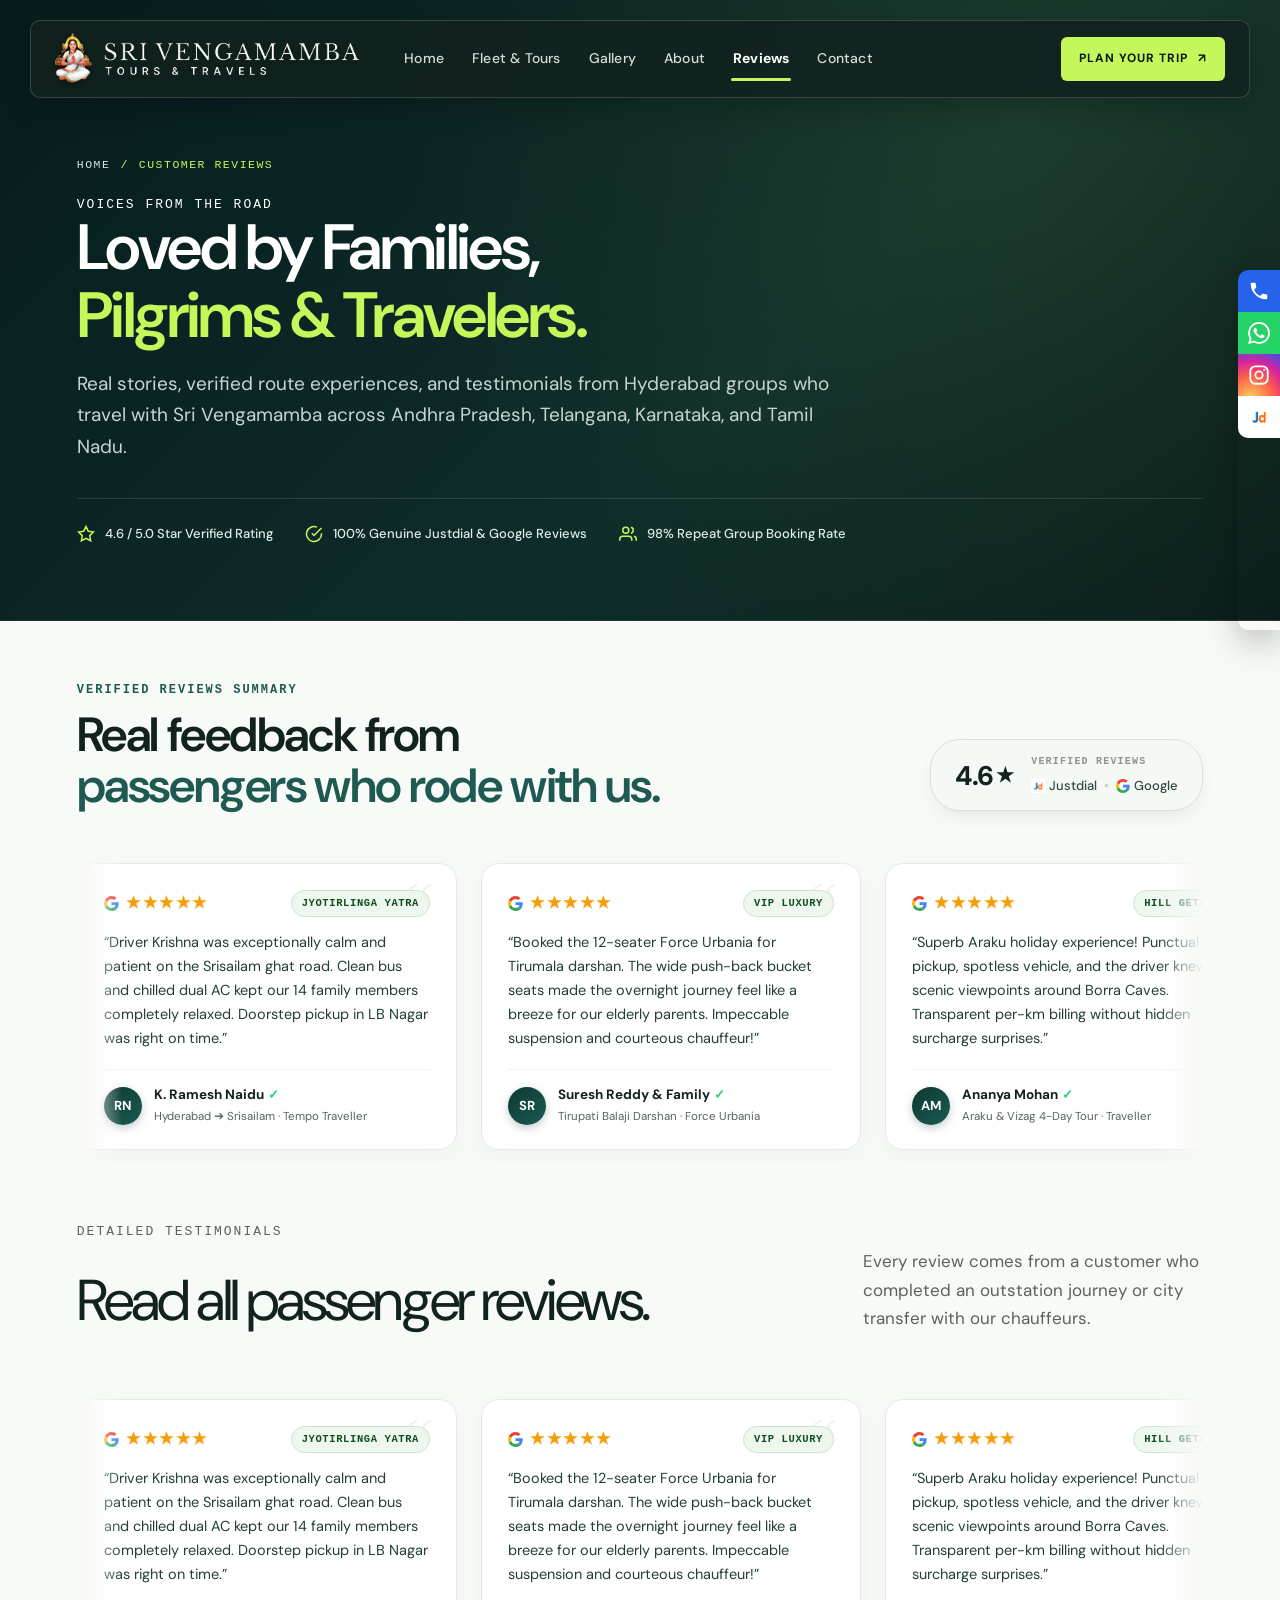
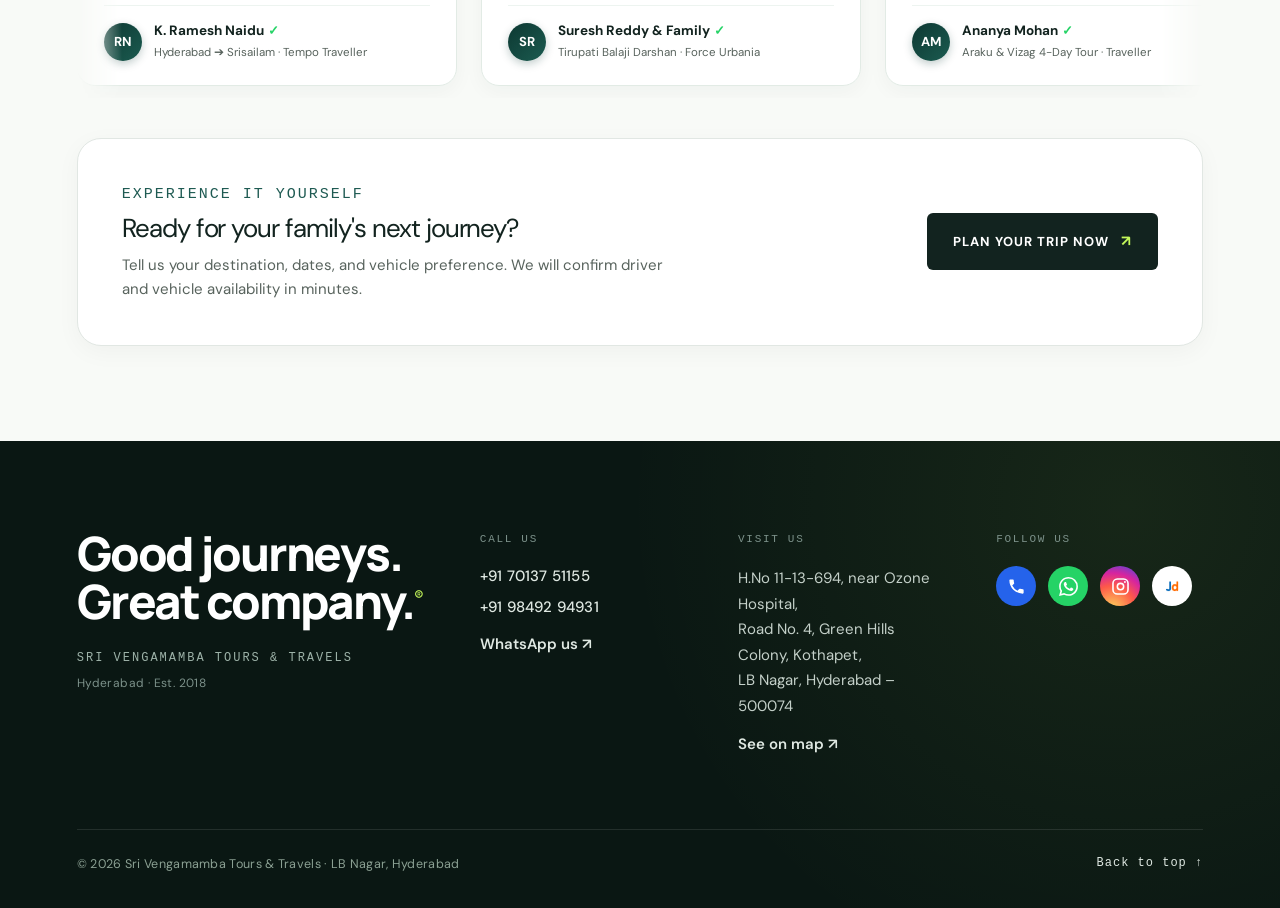
<file: public/reviews.html>
<!doctype html>
<html lang="en">
<head>
  <meta charset="utf-8">
  <meta name="viewport" content="width=device-width,initial-scale=1">
  <title>Customer Reviews &amp; Ratings | 4.6★ Verified Sri Vengamamba Travels</title>
  <meta name="description" content="Read 4.6★ verified customer reviews for Sri Vengamamba Tours &amp; Travels Hyderabad. Real ratings for Force Urbania, Tempo Traveller rentals, Tirupati &amp; Srisailam tours.">
  <meta name="robots" content="index, follow, max-snippet:-1, max-image-preview:large, max-video-preview:-1">
  <link rel="canonical" href="https://srivengamambatravels.com/reviews.html">
  <meta name="theme-color" content="#071f20">

  <!-- Open Graph / Facebook -->
  <meta property="og:type" content="website">
  <meta property="og:url" content="https://srivengamambatravels.com/reviews.html">
  <meta property="og:title" content="Customer Reviews &amp; Ratings | 4.6★ Verified Sri Vengamamba Travels">
  <meta property="og:description" content="Read 4.6★ verified customer reviews for Sri Vengamamba Tours &amp; Travels Hyderabad. Real ratings for Force Urbania, Tempo Traveller rentals, Tirupati &amp; Srisailam tours.">
  <meta property="og:image" content="https://srivengamambatravels.com/assets/images/brand/logo.png">
  <meta property="og:site_name" content="Sri Vengamamba Tours &amp; Travels">
  <meta property="og:locale" content="en_IN">

  <!-- Twitter / X Cards -->
  <meta name="twitter:card" content="summary_large_image">
  <meta name="twitter:url" content="https://srivengamambatravels.com/reviews.html">
  <meta name="twitter:title" content="Customer Reviews &amp; Ratings | 4.6★ Verified Sri Vengamamba Travels">
  <meta name="twitter:description" content="Read 4.6★ verified customer reviews for Sri Vengamamba Tours &amp; Travels Hyderabad. Real ratings for Force Urbania, Tempo Traveller rentals, Tirupati &amp; Srisailam tours.">
  <meta name="twitter:image" content="https://srivengamambatravels.com/assets/images/brand/logo.png">

  <!-- Local / Geo SEO Tags -->
  <meta name="geo.region" content="IN-TG">
  <meta name="geo.placename" content="Hyderabad, Telangana, India">
  <meta name="geo.position" content="17.3688;78.5524">
  <meta name="ICBM" content="17.3688, 78.5524">

  <!-- Favicon & Stylesheets -->
  <link rel="icon" type="image/svg+xml" href="data:image/svg+xml,%3Csvg xmlns='http://www.w3.org/2000/svg' viewBox='0 0 32 32'%3E%3Crect width='32' height='32' rx='8' fill='%23071f20'/%3E%3Cpath d='M8 9l8 15 8-15' fill='none' stroke='%23bcff31' stroke-width='4'/%3E%3C/svg%3E">
  <link rel="stylesheet" href="css/theme.css?v=32">
  <link rel="stylesheet" href="css/cinema.css?v=32">

  <!-- JSON-LD Structured Data: ItemPage, TravelAgency, AggregateRating, Review & BreadcrumbList -->
  <script type="application/ld+json">
  {
    "@context": "https://schema.org",
    "@graph": [
      {
        "@type": "ItemPage",
        "@id": "https://srivengamambatravels.com/reviews.html#webpage",
        "url": "https://srivengamambatravels.com/reviews.html",
        "name": "Customer Reviews & Ratings | 4.6★ Verified Sri Vengamamba Travels",
        "isPartOf": {
          "@type": "WebSite",
          "@id": "https://srivengamambatravels.com/#website",
          "name": "Sri Vengamamba Tours & Travels",
          "url": "https://srivengamambatravels.com/"
        },
        "description": "Read 4.6★ verified customer reviews for Sri Vengamamba Tours & Travels Hyderabad. Real ratings for Force Urbania, Tempo Traveller rentals, Tirupati & Srisailam tours.",
        "inLanguage": "en-IN",
        "breadcrumb": {
          "@id": "https://srivengamambatravels.com/reviews.html#breadcrumb"
        }
      },
      {
        "@type": "BreadcrumbList",
        "@id": "https://srivengamambatravels.com/reviews.html#breadcrumb",
        "itemListElement": [
          {
            "@type": "ListItem",
            "position": 1,
            "name": "Home",
            "item": "https://srivengamambatravels.com/"
          },
          {
            "@type": "ListItem",
            "position": 2,
            "name": "Customer Reviews",
            "item": "https://srivengamambatravels.com/reviews.html"
          }
        ]
      },
      {
        "@type": ["TravelAgency", "LocalBusiness"],
        "@id": "https://srivengamambatravels.com/#organization",
        "name": "Sri Vengamamba Tours & Travels",
        "url": "https://srivengamambatravels.com/",
        "telephone": "+917013751155",
        "aggregateRating": {
          "@type": "AggregateRating",
          "ratingValue": "4.6",
          "reviewCount": "13",
          "bestRating": "5",
          "worstRating": "1"
        },
        "review": [
          {
            "@type": "Review",
            "author": {
              "@type": "Person",
              "name": "K. Ramesh Naidu"
            },
            "reviewRating": {
              "@type": "Rating",
              "ratingValue": "5",
              "bestRating": "5"
            },
            "reviewBody": "Driver Krishna was exceptionally calm and patient on the Srisailam ghat road. Clean bus and chilled dual AC kept our 14 family members completely relaxed. Doorstep pickup in LB Nagar was right on time."
          },
          {
            "@type": "Review",
            "author": {
              "@type": "Person",
              "name": "Suresh Reddy"
            },
            "reviewRating": {
              "@type": "Rating",
              "ratingValue": "5",
              "bestRating": "5"
            },
            "reviewBody": "Booked the 12-seater Force Urbania for Tirumala darshan. The wide push-back bucket seats made the overnight journey feel like a breeze for our elderly parents. Impeccable suspension and courteous chauffeur!"
          },
          {
            "@type": "Review",
            "author": {
              "@type": "Person",
              "name": "Ananya Mohan"
            },
            "reviewRating": {
              "@type": "Rating",
              "ratingValue": "5",
              "bestRating": "5"
            },
            "reviewBody": "Superb Araku holiday experience! Punctual 5 AM pickup, spotless vehicle, and the driver knew all scenic viewpoints around Borra Caves. Transparent per-km billing without hidden surcharge surprises."
          },
          {
            "@type": "Review",
            "author": {
              "@type": "Person",
              "name": "Dr. V. Prasad"
            },
            "reviewRating": {
              "@type": "Rating",
              "ratingValue": "5",
              "bestRating": "5"
            },
            "reviewBody": "We booked an Innova Crysta for an urgent family wedding in Vijayawada. Impeccably sanitized vehicle, smooth 4-lane driving, and disciplined Telugu-speaking driver. Will definitely book again."
          }
        ]
      }
    ]
  }
  </script>
</head>
<body>
  <a class="skip-link" href="#reviews-content">Skip to content</a>

  <header class="header">
    <div class="header-left">
      <a class="brand" href="index.html" aria-label="Sri Vengamamba Tours &amp; Travels home">
        <img class="brand-logo" src="assets/images/brand/logo.png" alt="Sri Vengamamba Tours &amp; Travels" width="419" height="70" loading="eager" fetchpriority="high" decoding="async">
      </a>
      <nav id="navigation" aria-label="Main navigation">
        <a href="index.html" class="nav-link">Home</a>
        <a href="services.html" class="nav-link">Fleet &amp; Tours</a>
        <a href="gallery.html" class="nav-link">Gallery</a>
        <a href="about.html" class="nav-link">About</a>
        <a href="reviews.html" class="nav-link active">Reviews</a>
        <a href="contact.html" class="nav-link">Contact</a>
      </nav>
    </div>
    <div class="header-right">
      <a class="nav-contact" href="contact.html">PLAN YOUR TRIP <span>↗</span></a>
      <button class="menu-toggle" aria-expanded="false" aria-controls="navigation" aria-label="Open navigation">
        <span></span><span></span>
      </button>
    </div>
  </header>

  <aside class="social-rail" aria-label="Contact and social links">
    <a class="social-btn call" href="tel:+917013751155" title="Call us" aria-label="Call Sri Vengamamba Tours and Travels">
      <svg viewBox="0 0 24 24" width="18" height="18" fill="currentColor" aria-hidden="true" focusable="false"><path d="M6.62 10.79a15.15 15.15 0 0 0 6.59 6.59l2.2-2.2a1 1 0 0 1 1.02-.24c1.12.37 2.33.57 3.57.57a1 1 0 0 1 1 1V20a1 1 0 0 1-1 1A17 17 0 0 1 3 4a1 1 0 0 1 1-1h3.5a1 1 0 0 1 1 1c0 1.24.2 2.45.57 3.57a1 1 0 0 1-.25 1.02z"/></svg>
    </a>
    <a class="social-btn whatsapp" href="https://wa.me/917013751155" target="_blank" rel="noopener" title="WhatsApp" aria-label="Message Sri Vengamamba Tours and Travels on WhatsApp, opens in a new tab">
      <svg viewBox="0 0 24 24" width="18" height="18" fill="currentColor" aria-hidden="true" focusable="false"><path d="M17.472 14.382c-.297-.149-1.758-.867-2.03-.967-.273-.099-.471-.148-.67.15-.197.297-.767.966-.94 1.164-.173.199-.347.223-.644.075-.297-.15-1.255-.463-2.39-1.475-.883-.788-1.48-1.761-1.653-2.059-.173-.297-.018-.458.13-.606.134-.133.298-.347.446-.52.149-.174.198-.298.298-.497.099-.198.05-.371-.025-.52-.075-.149-.669-1.612-.916-2.207-.242-.579-.487-.5-.669-.51-.173-.008-.371-.01-.57-.01-.198 0-.52.074-.792.372-.272.297-1.04 1.016-1.04 2.479 0 1.462 1.065 2.875 1.213 3.074.149.198 2.096 3.2 5.077 4.487.709.306 1.262.489 1.694.625.712.227 1.36.195 1.872.118.571-.085 1.758-.719 2.006-1.413.248-.694.248-1.289.173-1.413-.074-.124-.272-.198-.57-.347m-5.421 7.403h-.004a9.87 9.87 0 0 1-5.031-1.378l-.361-.214-3.741.982.999-3.648-.235-.374a9.86 9.86 0 0 1-1.51-5.26c.001-5.45 4.436-9.884 9.888-9.884 2.64 0 5.122 1.03 6.988 2.898a9.825 9.825 0 0 1 2.893 6.994c-.003 5.45-4.437 9.884-9.885 9.884m8.413-18.297A11.815 11.815 0 0 0 12.05 0C5.495 0 .16 5.335.157 11.892c0 2.096.547 4.142 1.588 5.945L.057 24l6.305-1.654a11.882 11.882 0 0 0 5.683 1.448h.005c6.554 0 11.89-5.335 11.893-11.893a11.821 11.821 0 0 0-3.48-8.413Z"/></svg>
    </a>
    <a class="social-btn instagram" href="https://www.instagram.com/srivengamambatravels/" target="_blank" rel="noopener" title="Instagram" aria-label="Sri Vengamamba on Instagram, opens in a new tab">
      <svg viewBox="0 0 24 24" width="18" height="18" fill="none" stroke="currentColor" stroke-width="2" stroke-linecap="round" stroke-linejoin="round" aria-hidden="true" focusable="false"><rect x="2.5" y="2.5" width="19" height="19" rx="5.5"/><circle cx="12" cy="12" r="4"/><circle cx="17.6" cy="6.4" r="1.2" fill="currentColor" stroke="none"/></svg>
    </a>
    <a class="social-btn justdial listing-link" href="https://www.justdial.com/Hyderabad/Sri-Vengamamba-Travels-Near-By-Ozone-Hospital-Lb-Nagar/040PXX40-XX40-250613173617-N4K5_BZDET" target="_blank" rel="noopener" title="Justdial (4.6★ Ratings)" aria-label="Sri Vengamamba on Justdial, opens in a new tab">
      <img src="assets/images/brand/justdial-icon.png" alt="Justdial" width="22" height="22" loading="eager" decoding="async">
    </a>
  </aside>

  <main id="reviews-content">
    <section class="page-hero">
      <div class="page-hero-inner">
        <div class="breadcrumb">
          <a href="index.html">Home</a> <span>/</span> <span>Customer Reviews</span>
        </div>
        <p class="eyebrow">VOICES FROM THE ROAD</p>
        <h1>Loved by Families,<br><em>Pilgrims &amp; Travelers.</em></h1>
        <p class="page-hero-desc">Real stories, verified route experiences, and testimonials from Hyderabad groups who travel with Sri Vengamamba across Andhra Pradesh, Telangana, Karnataka, and Tamil Nadu.</p>
        <div class="page-hero-stats">
          <div class="stat-pill">
            <svg viewBox="0 0 24 24" width="18" height="18" fill="none" stroke="currentColor" stroke-width="2"><path d="M12 2l3.09 6.26L22 9.27l-5 4.87 1.18 6.88L12 17.77l-6.18 3.25L7 14.14 2 9.27l6.91-1.01L12 2z"/></svg>
            4.6 / 5.0 Star Verified Rating
          </div>
          <div class="stat-pill">
            <svg viewBox="0 0 24 24" width="18" height="18" fill="none" stroke="currentColor" stroke-width="2"><path d="M22 11.08V12a10 10 0 1 1-5.93-9.14"/><polyline points="22 4 12 14.01 9 11.01"/></svg>
            100% Genuine Justdial &amp; Google Reviews
          </div>
          <div class="stat-pill">
            <svg viewBox="0 0 24 24" width="18" height="18" fill="none" stroke="currentColor" stroke-width="2"><path d="M17 21v-2a4 4 0 0 0-4-4H5a4 4 0 0 0-4 4v2"/><circle cx="9" cy="7" r="4"/><path d="M23 21v-2a4 4 0 0 0-3-3.87"/><path d="M16 3.13a4 4 0 0 1 0 7.75"/></svg>
            98% Repeat Group Booking Rate
          </div>
        </div>
      </div>
    </section>

    <section class="section" style="padding-top:60px">
      <div class="about-reviews-header">
        <div>
          <p class="eyebrow">VERIFIED REVIEWS SUMMARY</p>
          <h2 style="font-size:clamp(30px,3.8vw,48px);font-weight:600;letter-spacing:-.03em;margin:0;color:var(--ink)">Real feedback from<br><em style="color:#1e5a52;font-style:normal">passengers who rode with us.</em></h2>
        </div>
        <a class="reviews-badge listing-link" target="_blank" rel="noopener">
          <div class="badge-score">4.6<span class="badge-star">★</span></div>
          <div class="badge-meta">
            <small>VERIFIED REVIEWS</small>
            <span class="badge-src">
              <span class="src"><img class="src-logo" src="assets/images/brand/justdial-icon.png" alt="Justdial" width="14" height="14">Justdial</span>
              <i class="dot">•</i>
              <span class="src"><img class="src-logo" src="assets/images/brand/google-g.svg" alt="Google" width="14" height="14">Google</span>
            </span>
          </div>
        </a>
      </div>

      <!-- Continuous Marquee Ticker -->
      <div class="marquee-wrapper" aria-label="Customer reviews marquee" style="margin:40px 0 60px">
        <div class="marquee-track">
          <!-- Card 1 -->
          <article class="review-card">
            <div class="review-top">
              <span class="review-stars">★★★★★</span>
              <span class="review-tag">JYOTIRLINGA YATRA</span>
            </div>
            <p class="review-text">“Driver Krishna was exceptionally calm and patient on the Srisailam ghat road. Clean bus and chilled dual AC kept our 14 family members completely relaxed. Doorstep pickup in LB Nagar was right on time.”</p>
            <div class="review-author">
              <div class="author-avatar">RN</div>
              <div class="author-info">
                <div class="author-name">K. Ramesh Naidu <span class="verified-icon" title="Verified Customer">✓</span></div>
                <div class="author-route">Hyderabad ➔ Srisailam · Tempo Traveller</div>
              </div>
            </div>
          </article>

          <!-- Card 2 -->
          <article class="review-card">
            <div class="review-top">
              <span class="review-stars">★★★★★</span>
              <span class="review-tag">VIP LUXURY</span>
            </div>
            <p class="review-text">“Booked the 12-seater Force Urbania for Tirumala darshan. The wide push-back bucket seats made the overnight journey feel like a breeze for our elderly parents. Impeccable suspension and courteous chauffeur!”</p>
            <div class="review-author">
              <div class="author-avatar">SR</div>
              <div class="author-info">
                <div class="author-name">Suresh Reddy &amp; Family <span class="verified-icon" title="Verified Customer">✓</span></div>
                <div class="author-route">Tirupati Balaji Darshan · Force Urbania</div>
              </div>
            </div>
          </article>

          <!-- Card 3 -->
          <article class="review-card">
            <div class="review-top">
              <span class="review-stars">★★★★★</span>
              <span class="review-tag">HILL GETAWAY</span>
            </div>
            <p class="review-text">“Superb Araku holiday experience! Punctual 5 AM pickup, spotless vehicle, and the driver knew all scenic viewpoints around Borra Caves. Transparent per-km billing without hidden surcharge surprises.”</p>
            <div class="review-author">
              <div class="author-avatar">AM</div>
              <div class="author-info">
                <div class="author-name">Ananya Mohan <span class="verified-icon" title="Verified Customer">✓</span></div>
                <div class="author-route">Araku &amp; Vizag 4-Day Tour · Traveller</div>
              </div>
            </div>
          </article>

          <!-- Card 4 -->
          <article class="review-card">
            <div class="review-top">
              <span class="review-stars">★★★★★</span>
              <span class="review-tag">OUTSTATION CAB</span>
            </div>
            <p class="review-text">“We booked an Innova Crysta for an urgent family wedding in Vijayawada. Impeccably sanitized vehicle, smooth 4-lane driving, and disciplined Telugu-speaking driver. Will definitely book again.”</p>
            <div class="review-author">
              <div class="author-avatar">VP</div>
              <div class="author-info">
                <div class="author-name">Dr. V. Prasad <span class="verified-icon" title="Verified Customer">✓</span></div>
                <div class="author-route">Hyderabad ➔ Vijayawada · Innova Crysta</div>
              </div>
            </div>
          </article>

          <!-- Card 5 -->
          <article class="review-card">
            <div class="review-top">
              <span class="review-stars">★★★★★</span>
              <span class="review-tag">PILGRIMAGE TOUR</span>
            </div>
            <p class="review-text">“Our group of 22 Ayyappa devotees hired a deluxe bus for Sabarimala yatra. Having two veteran drivers taking turns made the long transit remarkably safe. Massive boot space for all our Irumudi bags.”</p>
            <div class="review-author">
              <div class="author-avatar">KK</div>
              <div class="author-info">
                <div class="author-name">M. Kiran Kumar <span class="verified-icon" title="Verified Customer">✓</span></div>
                <div class="author-route">Sabarimala Mandala Yatra · Deluxe Mini Bus</div>
              </div>
            </div>
          </article>

          <!-- Card 6 -->
          <article class="review-card">
            <div class="review-top">
              <span class="review-stars">★★★★★</span>
              <span class="review-tag">WEDDINGS &amp; EVENTS</span>
            </div>
            <p class="review-text">“Arranged 2 tempo travellers for our wedding reception guests in Hyderabad. Punctual multi-point pickups, neat interiors, and sound coordination by the travels team throughout the weekend.”</p>
            <div class="review-author">
              <div class="author-avatar">SK</div>
              <div class="author-info">
                <div class="author-name">Sneha &amp; Karthik Rao <span class="verified-icon" title="Verified Customer">✓</span></div>
                <div class="author-route">Wedding Guest Transit · 2x Tempo Travellers</div>
              </div>
            </div>
          </article>
        </div>
      </div>

      <!-- Complete Review Cards Grid -->
      <div class="section-heading" style="margin-top:60px">
        <div>
          <p class="eyebrow">DETAILED TESTIMONIALS</p>
          <h2>Read all passenger reviews.</h2>
        </div>
        <p>Every review comes from a customer who completed an outstation journey or city transfer with our chauffeurs.</p>
      </div>

      <div class="marquee-wrapper" aria-label="More customer reviews marquee" style="margin-top:30px">
        <div class="marquee-track reverse">
        <article class="review-card">
          <div class="review-top">
            <span class="review-stars">★★★★★</span>
            <span class="review-tag">JYOTIRLINGA YATRA</span>
          </div>
          <p class="review-text">“Driver Krishna was exceptionally calm and patient on the Srisailam ghat road. Clean bus and chilled dual AC kept our 14 family members completely relaxed. Doorstep pickup in LB Nagar was right on time.”</p>
          <div class="review-author">
            <div class="author-avatar">RN</div>
            <div class="author-info">
              <div class="author-name">K. Ramesh Naidu <span class="verified-icon" title="Verified Customer">✓</span></div>
              <div class="author-route">Hyderabad ➔ Srisailam · Tempo Traveller</div>
            </div>
          </div>
        </article>

        <article class="review-card">
          <div class="review-top">
            <span class="review-stars">★★★★★</span>
            <span class="review-tag">VIP LUXURY</span>
          </div>
          <p class="review-text">“Booked the 12-seater Force Urbania for Tirumala darshan. The wide push-back bucket seats made the overnight journey feel like a breeze for our elderly parents. Impeccable suspension and courteous chauffeur!”</p>
          <div class="review-author">
            <div class="author-avatar">SR</div>
            <div class="author-info">
              <div class="author-name">Suresh Reddy &amp; Family <span class="verified-icon" title="Verified Customer">✓</span></div>
              <div class="author-route">Tirupati Balaji Darshan · Force Urbania</div>
            </div>
          </div>
        </article>

        <article class="review-card">
          <div class="review-top">
            <span class="review-stars">★★★★★</span>
            <span class="review-tag">HILL GETAWAY</span>
          </div>
          <p class="review-text">“Superb Araku holiday experience! Punctual 5 AM pickup, spotless vehicle, and the driver knew all scenic viewpoints around Borra Caves. Transparent per-km billing without hidden surcharge surprises.”</p>
          <div class="review-author">
            <div class="author-avatar">AM</div>
            <div class="author-info">
              <div class="author-name">Ananya Mohan <span class="verified-icon" title="Verified Customer">✓</span></div>
              <div class="author-route">Araku &amp; Vizag 4-Day Tour · Traveller</div>
            </div>
          </div>
        </article>

        <article class="review-card">
          <div class="review-top">
            <span class="review-stars">★★★★★</span>
            <span class="review-tag">OUTSTATION CAB</span>
          </div>
          <p class="review-text">“We booked an Innova Crysta for an urgent family wedding in Vijayawada. Impeccably sanitized vehicle, smooth 4-lane driving, and disciplined Telugu-speaking driver. Will definitely book again.”</p>
          <div class="review-author">
            <div class="author-avatar">VP</div>
            <div class="author-info">
              <div class="author-name">Dr. V. Prasad <span class="verified-icon" title="Verified Customer">✓</span></div>
              <div class="author-route">Hyderabad ➔ Vijayawada · Innova Crysta</div>
            </div>
          </div>
        </article>

        <article class="review-card">
          <div class="review-top">
            <span class="review-stars">★★★★★</span>
            <span class="review-tag">PILGRIMAGE TOUR</span>
          </div>
          <p class="review-text">“Our group of 22 Ayyappa devotees hired a deluxe bus for Sabarimala yatra. Having two veteran drivers taking turns made the long transit remarkably safe. Massive boot space for all our Irumudi bags.”</p>
          <div class="review-author">
            <div class="author-avatar">KK</div>
            <div class="author-info">
              <div class="author-name">M. Kiran Kumar <span class="verified-icon" title="Verified Customer">✓</span></div>
              <div class="author-route">Sabarimala Mandala Yatra · Deluxe Mini Bus</div>
            </div>
          </div>
        </article>

        <article class="review-card">
          <div class="review-top">
            <span class="review-stars">★★★★★</span>
            <span class="review-tag">WEDDINGS &amp; EVENTS</span>
          </div>
          <p class="review-text">“Arranged 2 tempo travellers for our wedding reception guests in Hyderabad. Punctual multi-point pickups, neat interiors, and sound coordination by the travels team throughout the weekend.”</p>
          <div class="review-author">
            <div class="author-avatar">SK</div>
            <div class="author-info">
              <div class="author-name">Sneha &amp; Karthik Rao <span class="verified-icon" title="Verified Customer">✓</span></div>
              <div class="author-route">Wedding Guest Transit · 2x Tempo Travellers</div>
            </div>
          </div>
        </article>
      </div>
      </div>

      <!-- CTA to Contact -->
      <div class="home-section-teaser">
        <div class="teaser-content">
          <p class="eyebrow" style="color:#1e5a52">EXPERIENCE IT YOURSELF</p>
          <h3>Ready for your family's next journey?</h3>
          <p>Tell us your destination, dates, and vehicle preference. We will confirm driver and vehicle availability in minutes.</p>
        </div>
        <a class="btn-explore" href="contact.html">
          PLAN YOUR TRIP NOW <span>↗</span>
        </a>
      </div>
    </section>
  </main>

  <footer class="site-footer">
    <div class="footer-grid">
      <div class="footer-brand">
        <p class="footer-statement">Good journeys.<br>Great company.<sup>&#174;</sup></p>
        <p class="footer-wordmark">SRI VENGAMAMBA TOURS &amp; TRAVELS</p>
        <p class="footer-sub">Hyderabad &#183; Est. 2018</p>
      </div>
      <div class="footer-col">
        <p class="footer-label">CALL US</p>
        <a class="footer-phone" href="tel:+917013751155">+91 70137 51155</a>
        <a class="footer-phone" href="tel:9849294931">+91 98492 94931</a>
        <a class="footer-link" href="https://wa.me/917013751155?text=Hello%20Sri%20Vengamamba%20Travels,%20I%20want%20to%20plan%20a%20journey" target="_blank" rel="noopener">WhatsApp us &#8599;</a>
      </div>
      <div class="footer-col">
        <p class="footer-label">VISIT US</p>
        <address class="footer-address">H.No 11-13-694, near Ozone Hospital,<br>Road No. 4, Green Hills Colony, Kothapet,<br>LB Nagar, Hyderabad &#8211; 500074</address>
        <a class="footer-link" href="https://www.google.com/maps/search/?api=1&query=Sri%20Vengamamba%20Travels%20Near%20Ozone%20Hospital%20Green%20Hills%20Colony%20LB%20Nagar%20Hyderabad" target="_blank" rel="noopener">See on map &#8599;</a>
      </div>
      <div class="footer-col">
        <p class="footer-label">FOLLOW US</p>
        <div class="footer-social">
          <a class="fs call" href="tel:+917013751155" aria-label="Call Sri Vengamamba"><svg viewBox="0 0 24 24" width="17" height="17" fill="currentColor" aria-hidden="true"><path d="M6.62 10.79a15.15 15.15 0 0 0 6.59 6.59l2.2-2.2a1 1 0 0 1 1.02-.24c1.12.37 2.33.57 3.57.57a1 1 0 0 1 1 1V20a1 1 0 0 1-1 1A17 17 0 0 1 3 4a1 1 0 0 1 1-1h3.5a1 1 0 0 1 1 1c0 1.24.2 2.45.57 3.57a1 1 0 0 1-.25 1.02z"/></svg></a>
          <a class="fs whatsapp" href="https://wa.me/917013751155" target="_blank" rel="noopener" aria-label="WhatsApp"><svg viewBox="0 0 24 24" width="17" height="17" fill="currentColor" aria-hidden="true"><path d="M17.472 14.382c-.297-.149-1.758-.867-2.03-.967-.273-.099-.471-.148-.67.15-.197.297-.767.966-.94 1.164-.173.199-.347.223-.644.075-.297-.15-1.255-.463-2.39-1.475-.883-.788-1.48-1.761-1.653-2.059-.173-.297-.018-.458.13-.606.134-.133.298-.347.446-.52.149-.174.198-.298.298-.497.099-.198.05-.371-.025-.52-.075-.149-.669-1.612-.916-2.207-.242-.579-.487-.5-.669-.51-.173-.008-.371-.01-.57-.01-.198 0-.52.074-.792.372-.272.297-1.04 1.016-1.04 2.479 0 1.462 1.065 2.875 1.213 3.074.149.198 2.096 3.2 5.077 4.487.709.306 1.262.489 1.694.625.712.227 1.36.195 1.872.118.571-.085 1.758-.719 2.006-1.413.248-.694.248-1.289.173-1.413-.074-.124-.272-.198-.57-.347m-5.421 7.403h-.004a9.87 9.87 0 0 1-5.031-1.378l-.361-.214-3.741.982.999-3.648-.235-.374a9.86 9.86 0 0 1-1.51-5.26c.001-5.45 4.436-9.884 9.888-9.884 2.64 0 5.122 1.03 6.988 2.898a9.825 9.825 0 0 1 2.893 6.994c-.003 5.45-4.437 9.884-9.885 9.884m8.413-18.297A11.815 11.815 0 0 0 12.05 0C5.495 0 .16 5.335.157 11.892c0 2.096.547 4.142 1.588 5.945L.057 24l6.305-1.654a11.882 11.882 0 0 0 5.683 1.448h.005c6.554 0 11.89-5.335 11.893-11.893a11.821 11.821 0 0 0-3.48-8.413Z"/></svg></a>
          <a class="fs instagram" href="https://www.instagram.com/srivengamambatravels/" target="_blank" rel="noopener" aria-label="Instagram"><svg viewBox="0 0 24 24" width="17" height="17" fill="none" stroke="currentColor" stroke-width="2" stroke-linecap="round" stroke-linejoin="round" aria-hidden="true"><rect x="2.5" y="2.5" width="19" height="19" rx="5.5"/><circle cx="12" cy="12" r="4"/><circle cx="17.6" cy="6.4" r="1.2" fill="currentColor" stroke="none"/></svg></a>
          <a class="fs justdial listing-link" href="https://www.justdial.com/Hyderabad/Sri-Vengamamba-Travels-Near-By-Ozone-Hospital-Lb-Nagar/040PXX40-XX40-250613173617-N4K5_BZDET" target="_blank" rel="noopener" aria-label="Justdial listing"><img src="assets/images/brand/justdial-icon.png" alt="Justdial" width="18" height="18" loading="lazy" decoding="async"></a>
        </div>
      </div>
    </div>
    <div class="footer-bottom">
      <p>&#169; 2026 Sri Vengamamba Tours &amp; Travels &#183; LB Nagar, Hyderabad</p>
      <a href="#reviews-content">Back to top &#8593;</a>
    </div>
  </footer>

  <script src="js/main.js?v=27"></script>
  <script src="js/cinema.js?v=27"></script>
</body>
</html>
</file>
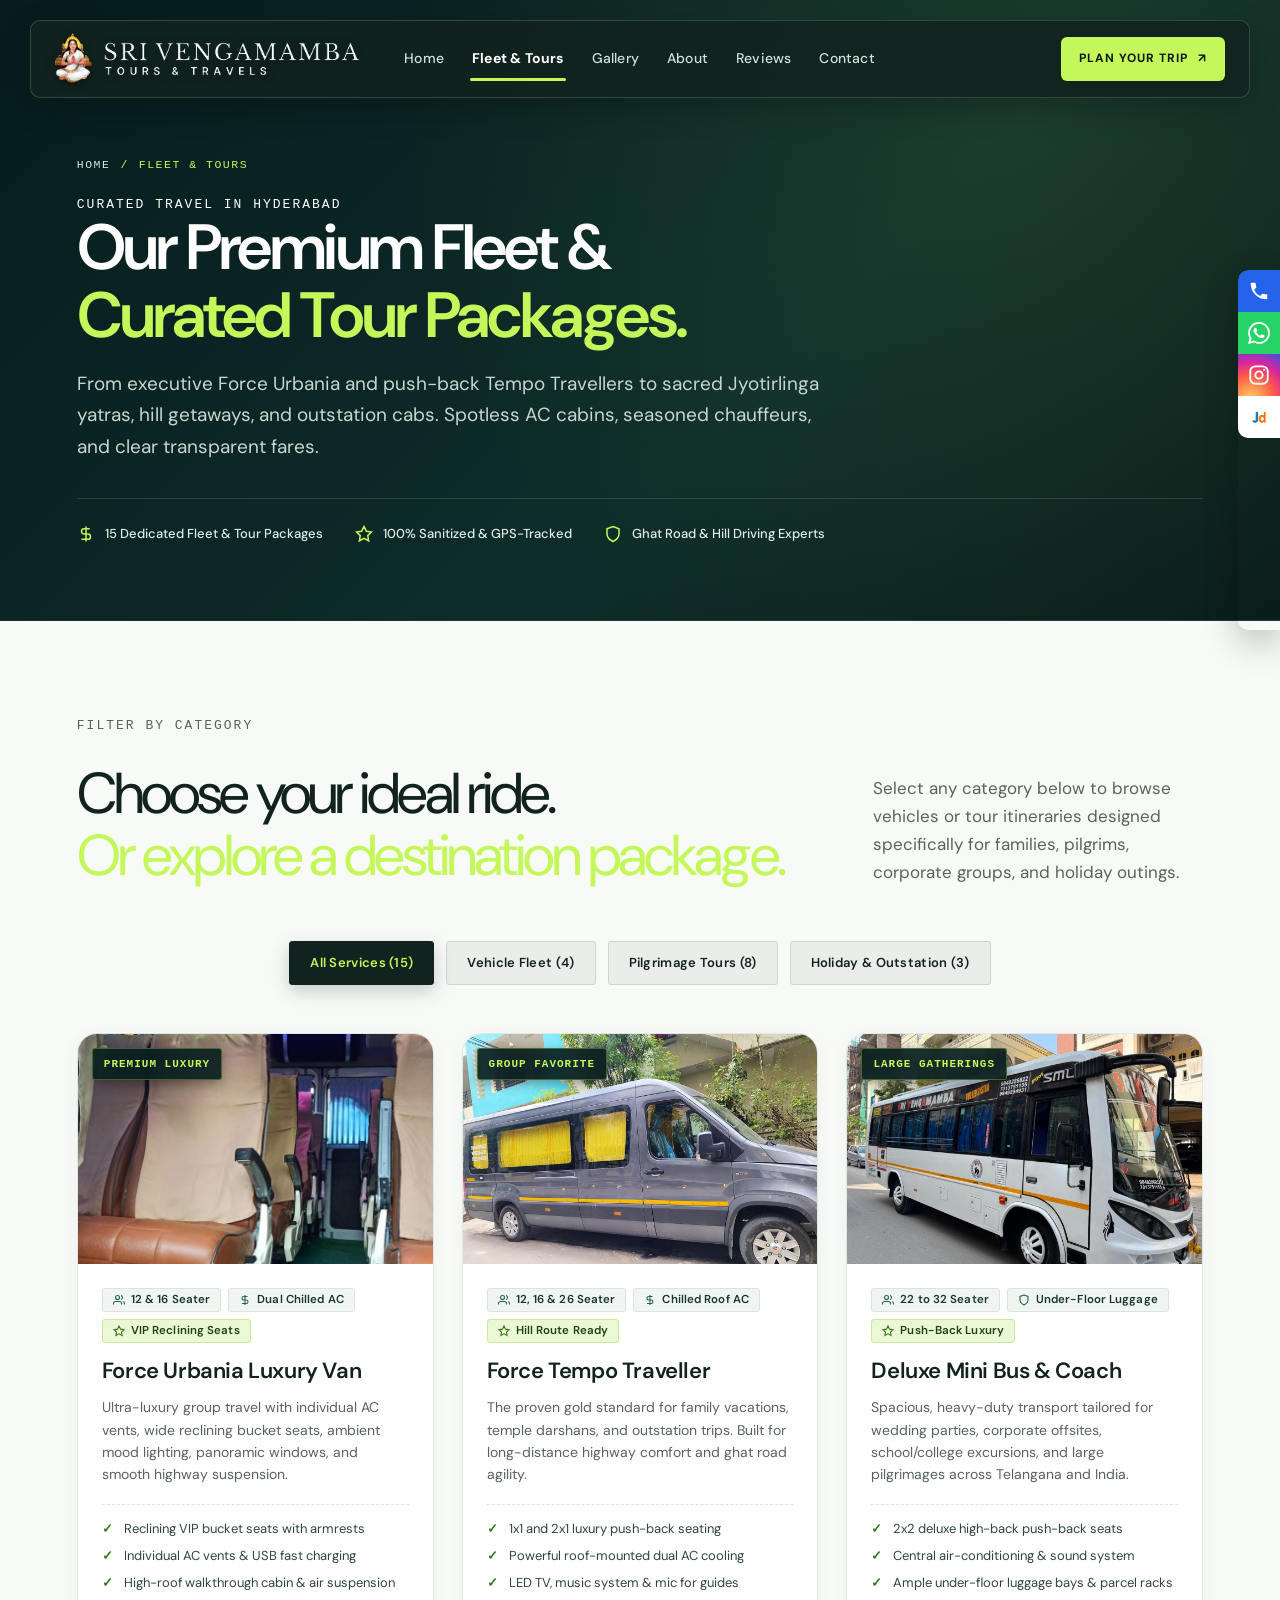
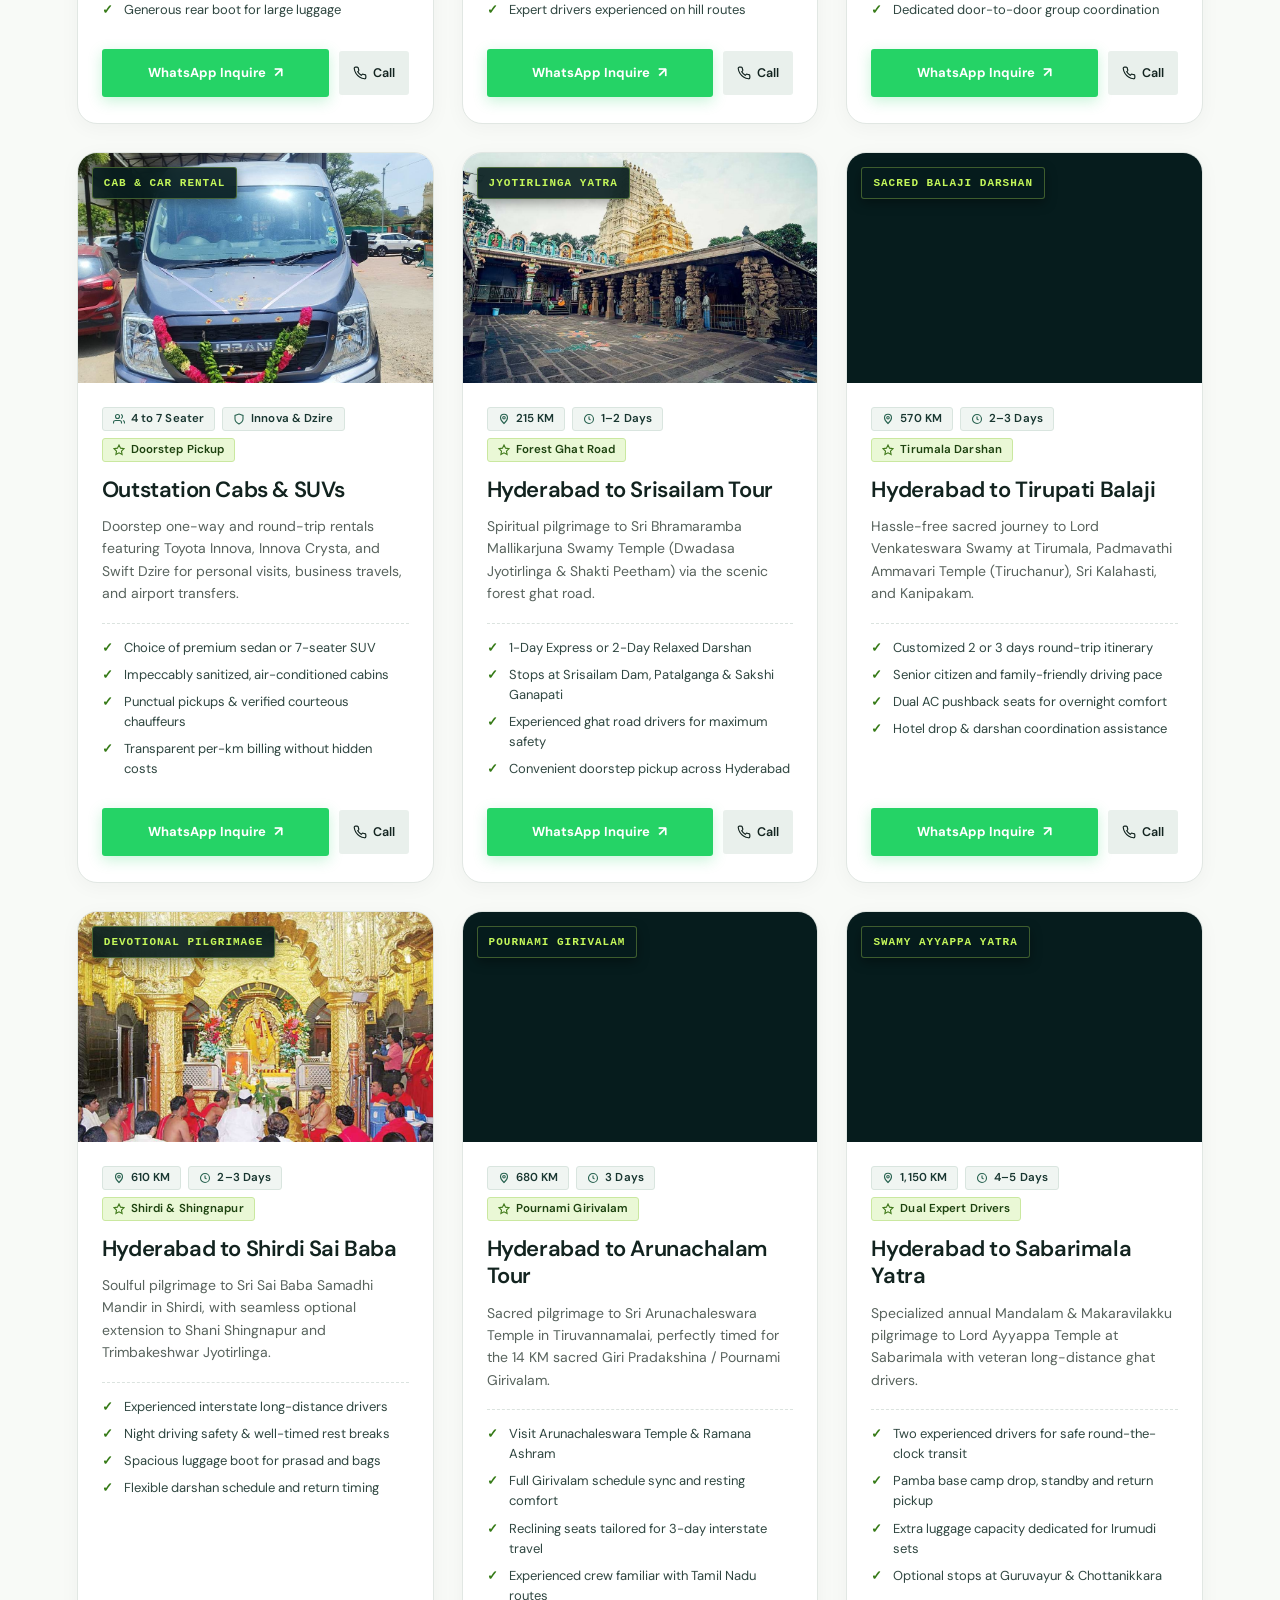
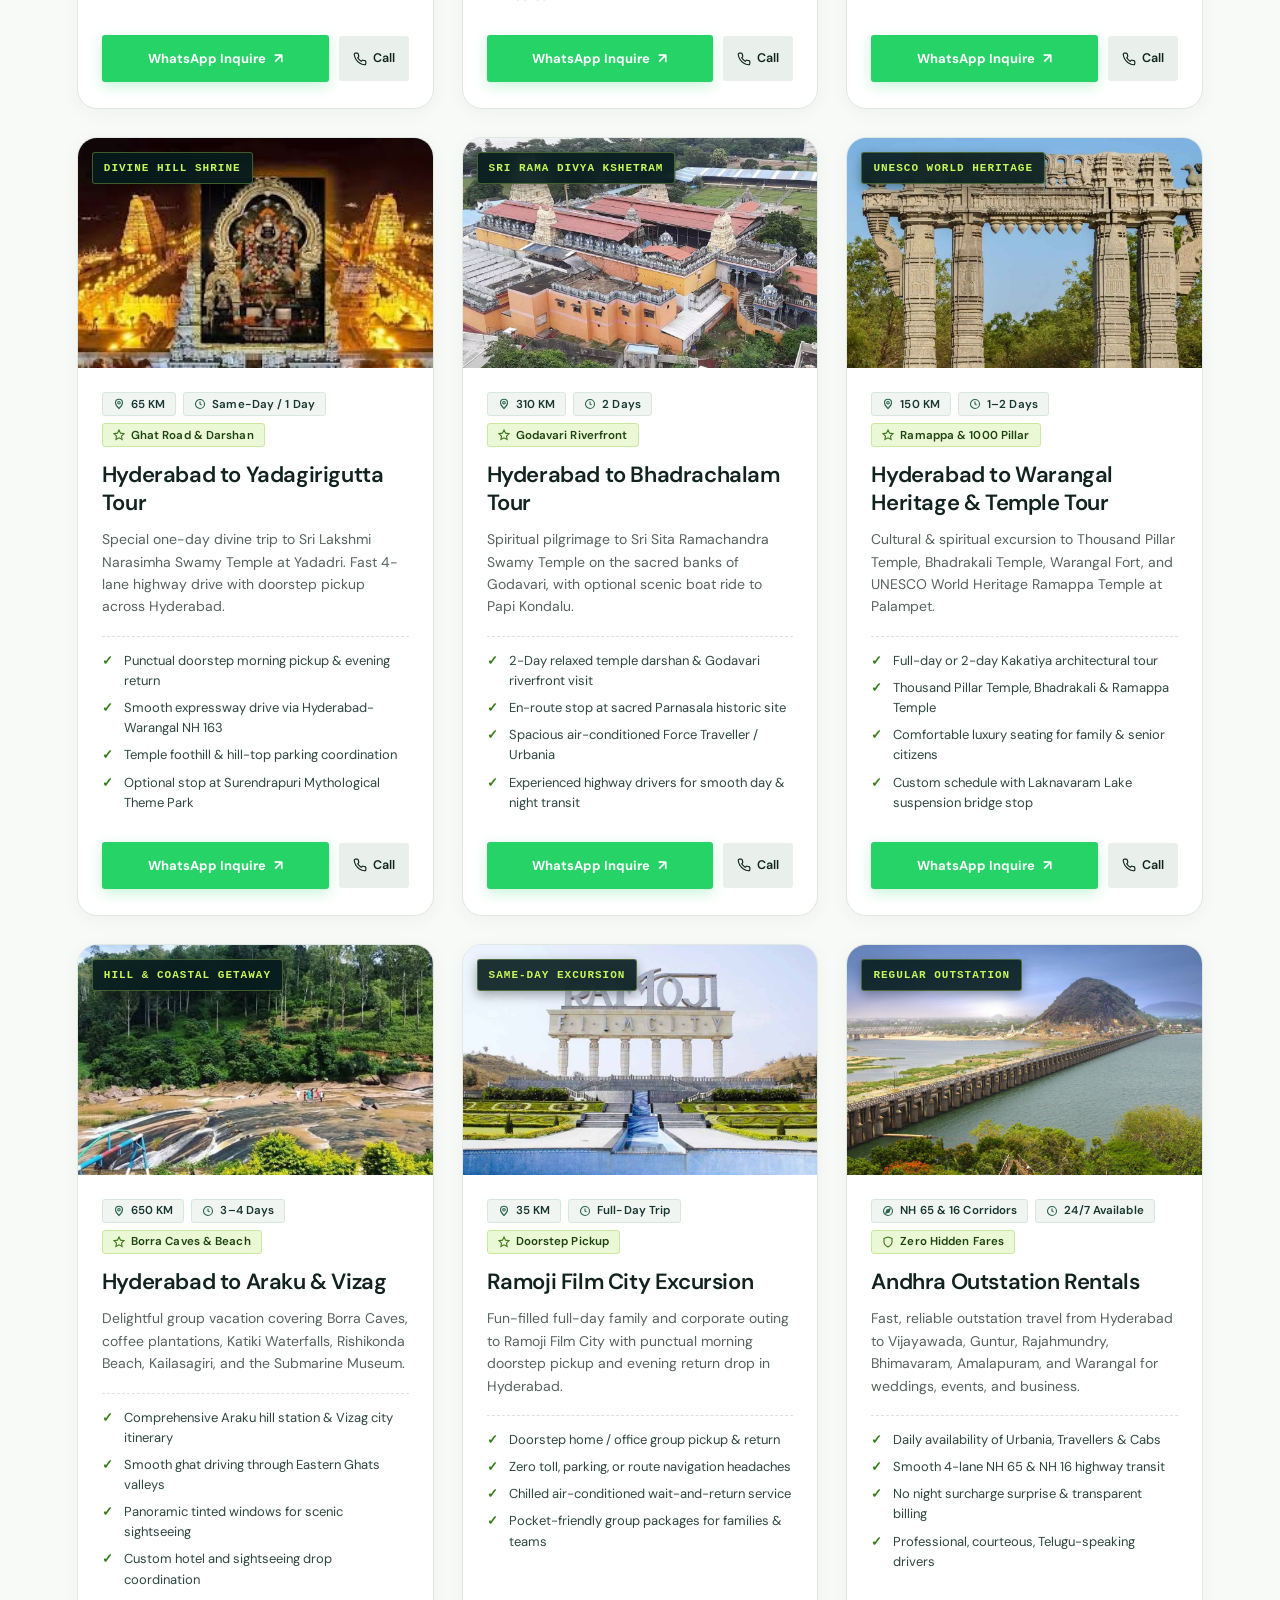
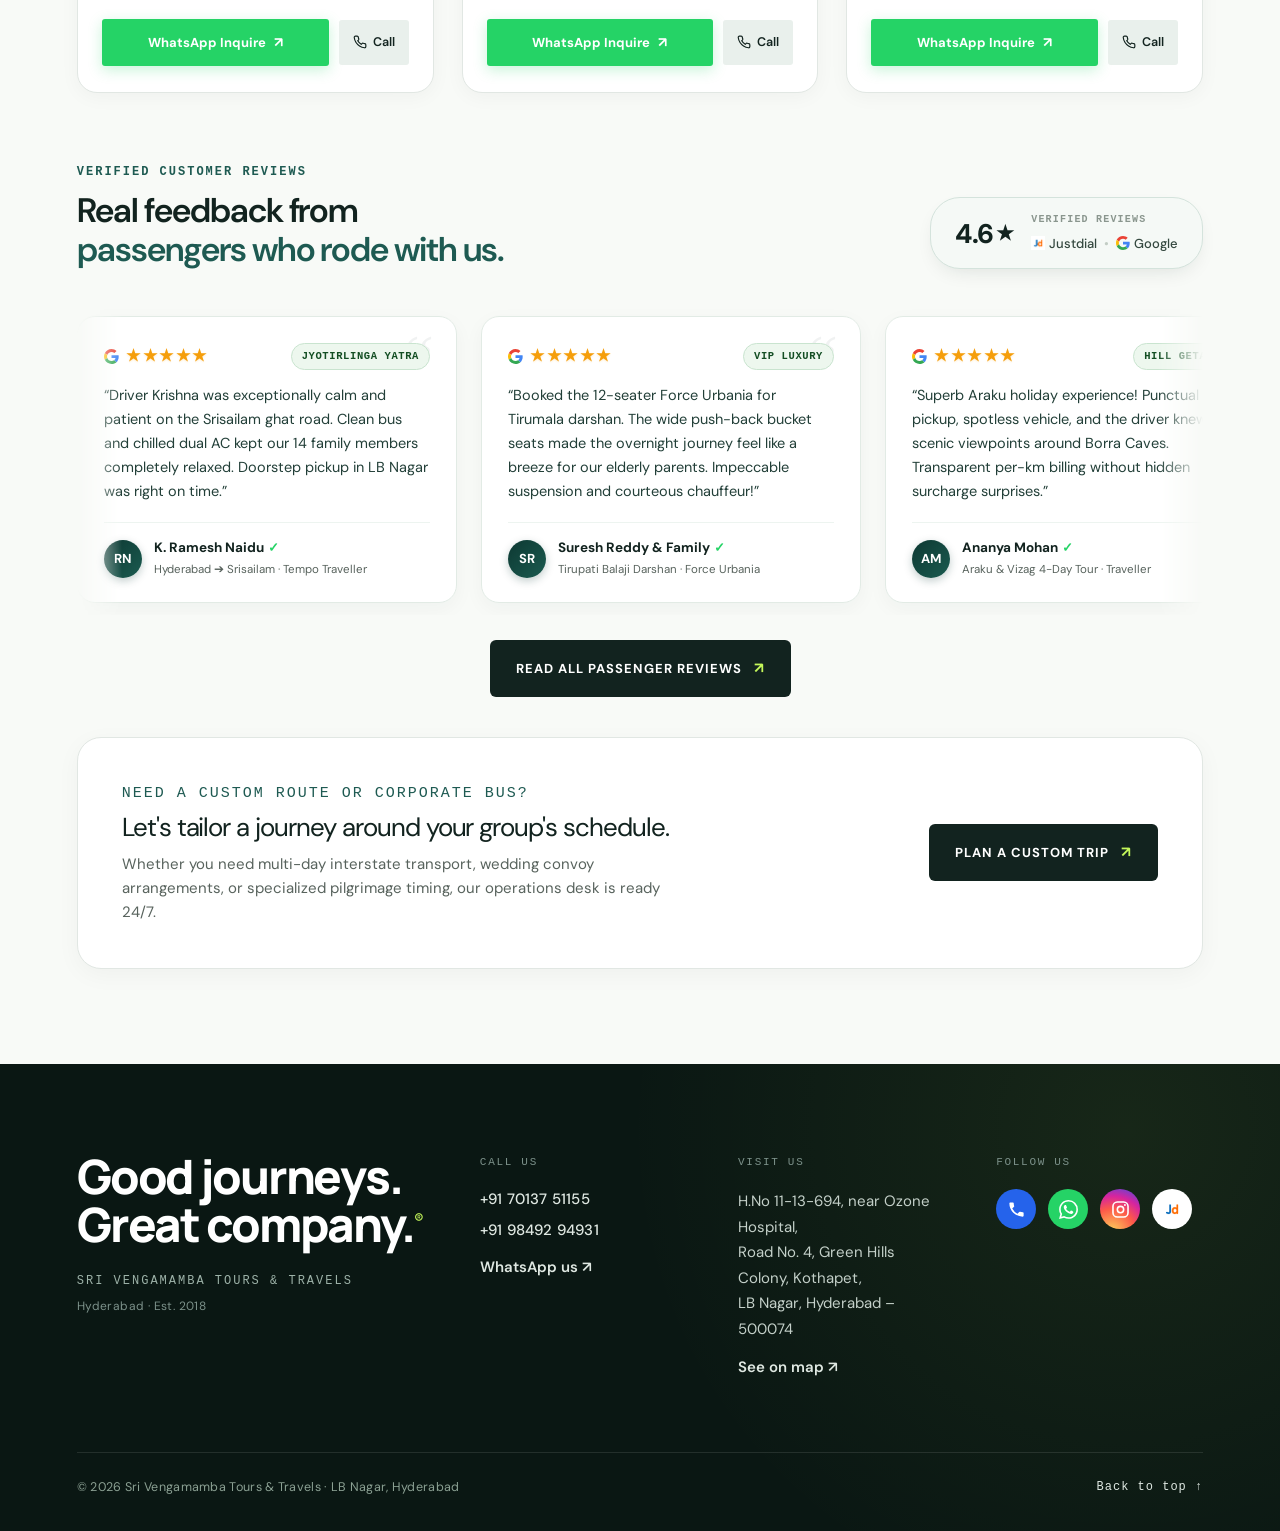
<file: public/services.html>
<!doctype html>
<html lang="en">
<head>
  <meta charset="utf-8">
  <meta name="viewport" content="width=device-width,initial-scale=1">
  <title>Fleet &amp; Tour Packages | Force Urbania, Tempo Traveller &amp; Bus Rentals Hyderabad</title>
  <meta name="description" content="Explore our 12–26 seater Force Urbania &amp; Tempo Travellers, deluxe mini buses, and outstation tours to Srisailam, Tirupati &amp; Araku from Hyderabad. Book now.">
  <link rel="canonical" href="https://srivengamambatravels.com/services.html">
  <meta name="robots" content="index, follow, max-image-preview:large, max-snippet:-1, max-video-preview:-1">
  <meta name="theme-color" content="#071f20">

  <!-- Open Graph / Facebook -->
  <meta property="og:type" content="website">
  <meta property="og:locale" content="en_IN">
  <meta property="og:url" content="https://srivengamambatravels.com/services.html">
  <meta property="og:site_name" content="Sri Vengamamba Tours &amp; Travels">
  <meta property="og:title" content="Fleet &amp; Tour Packages | Force Urbania, Tempo Traveller &amp; Bus Rentals Hyderabad">
  <meta property="og:description" content="Explore 12–26 seater Force Urbania &amp; Tempo Travellers, deluxe mini buses, and pilgrimage tours from Hyderabad with Sri Vengamamba Travels.">
  <meta property="og:image" content="https://srivengamambatravels.com/assets/images/brand/logo.png">

  <!-- Twitter / X -->
  <meta name="twitter:card" content="summary_large_image">
  <meta name="twitter:title" content="Fleet &amp; Tour Packages | Force Urbania, Tempo Traveller &amp; Bus Rentals Hyderabad">
  <meta name="twitter:description" content="Explore 12–26 seater Force Urbania &amp; Tempo Travellers, deluxe mini buses, and pilgrimage tours from Hyderabad with Sri Vengamamba Travels.">
  <meta name="twitter:image" content="https://srivengamambatravels.com/assets/images/brand/logo.png">

  <!-- Local SEO & GEO -->
  <meta name="geo.region" content="IN-TG">
  <meta name="geo.placename" content="Hyderabad, Telangana, India">
  <meta name="geo.position" content="17.3688;78.5524">
  <meta name="ICBM" content="17.3688, 78.5524">

  <!-- Preload Critical LCP Service Image -->
  <link rel="preload" as="image" href="assets/images/vehicles/urbania-interior-4.jpg" fetchpriority="high">

  <!-- Favicon -->
  <link rel="icon" type="image/svg+xml" href="data:image/svg+xml,%3Csvg xmlns='http://www.w3.org/2000/svg' viewBox='0 0 32 32'%3E%3Crect width='32' height='32' rx='8' fill='%23071f20'/%3E%3Cpath d='M8 9l8 15 8-15' fill='none' stroke='%23bcff31' stroke-width='4'/%3E%3C/svg%3E">
  <link rel="stylesheet" href="css/theme.css?v=32">
  <link rel="stylesheet" href="css/cinema.css?v=32">

  <!-- JSON-LD Structured Data: CollectionPage, Service & BreadcrumbList -->
  <script type="application/ld+json">
  {
    "@context": "https://schema.org",
    "@graph": [
      {
        "@type": "BreadcrumbList",
        "itemListElement": [
          {
            "@type": "ListItem",
            "position": 1,
            "name": "Home",
            "item": "https://srivengamambatravels.com/"
          },
          {
            "@type": "ListItem",
            "position": 2,
            "name": "Fleet & Tour Packages",
            "item": "https://srivengamambatravels.com/services.html"
          }
        ]
      },
      {
        "@type": "CollectionPage",
        "@id": "https://srivengamambatravels.com/services.html#webpage",
        "url": "https://srivengamambatravels.com/services.html",
        "name": "Fleet & Tour Packages | Sri Vengamamba Travels Hyderabad",
        "description": "Comprehensive catalog of luxury vehicle rentals including Force Urbania, AC Tempo Travellers, mini buses, and outstation pilgrimage tour packages.",
        "isPartOf": {
          "@type": "WebSite",
          "url": "https://srivengamambatravels.com/",
          "name": "Sri Vengamamba Tours & Travels"
        },
        "mainEntity": {
          "@type": "ItemList",
          "name": "Vehicle Rental & Tour Packages",
          "itemListElement": [
            {
              "@type": "Service",
              "position": 1,
              "name": "Force Urbania Luxury Van Rental",
              "description": "Executive 12 & 16 seater Force Urbania luxury van rental with dual chilled AC and plush recliner seating in Hyderabad.",
              "provider": {
                "@type": "TravelAgency",
                "name": "Sri Vengamamba Tours & Travels",
                "telephone": "+91-7013751155"
              }
            },
            {
              "@type": "Service",
              "position": 2,
              "name": "Force Tempo Traveller Rental",
              "description": "12, 16, 20 & 26 seater Force Tempo Travellers with 2x1 pushback seats, individual AC vents, and generous luggage capacity.",
              "provider": {
                "@type": "TravelAgency",
                "name": "Sri Vengamamba Tours & Travels",
                "telephone": "+91-7013751155"
              }
            },
            {
              "@type": "Service",
              "position": 3,
              "name": "Deluxe Mini Bus & Coach Rental",
              "description": "22, 32 & 40 seater air-conditioned deluxe mini buses for wedding parties, pilgrimage yatras, and corporate events.",
              "provider": {
                "@type": "TravelAgency",
                "name": "Sri Vengamamba Tours & Travels",
                "telephone": "+91-7013751155"
              }
            },
            {
              "@type": "Service",
              "position": 4,
              "name": "Hyderabad to Srisailam Jyotirlinga Tour",
              "description": "Spiritual pilgrimage package to Sri Bhramaramba Mallikarjuna Swamy Temple via scenic forest ghat road with experienced drivers.",
              "provider": {
                "@type": "TravelAgency",
                "name": "Sri Vengamamba Tours & Travels",
                "telephone": "+91-7013751155"
              }
            },
            {
              "@type": "Service",
              "position": 5,
              "name": "Hyderabad to Tirupati Balaji Darshan Tour",
              "description": "Customized round-trip tour to Lord Venkateswara Swamy at Tirumala, Tiruchanur, and Sri Kalahasti with senior citizen-friendly driving pace.",
              "provider": {
                "@type": "TravelAgency",
                "name": "Sri Vengamamba Tours & Travels",
                "telephone": "+91-7013751155"
              }
            }
          ]
        }
      }
    ]
  }
  </script>
</head>
<body>
  <a class="skip-link" href="#services-content">Skip to content</a>

  <header class="header">
    <div class="header-left">
      <a class="brand" href="index.html" aria-label="Sri Vengamamba Tours &amp; Travels home">
        <img class="brand-logo" src="assets/images/brand/logo.png" alt="Sri Vengamamba Tours &amp; Travels" width="419" height="70" loading="eager" decoding="async">
      </a>
      <nav id="navigation" aria-label="Main navigation">
        <a href="index.html" class="nav-link">Home</a>
        <a href="services.html" class="nav-link active">Fleet &amp; Tours</a>
        <a href="gallery.html" class="nav-link">Gallery</a>
        <a href="about.html" class="nav-link">About</a>
        <a href="reviews.html" class="nav-link">Reviews</a>
        <a href="contact.html" class="nav-link">Contact</a>
      </nav>
    </div>
    <div class="header-right">
      <a class="nav-contact" href="contact.html">PLAN YOUR TRIP <span>↗</span></a>
      <button class="menu-toggle" aria-expanded="false" aria-controls="navigation" aria-label="Open navigation">
        <span></span><span></span>
      </button>
    </div>
  </header>

  <aside class="social-rail" aria-label="Contact and social links">
    <a class="social-btn call" href="tel:+917013751155" title="Call us" aria-label="Call Sri Vengamamba Tours and Travels">
      <svg viewBox="0 0 24 24" width="18" height="18" fill="currentColor" aria-hidden="true" focusable="false"><path d="M6.62 10.79a15.15 15.15 0 0 0 6.59 6.59l2.2-2.2a1 1 0 0 1 1.02-.24c1.12.37 2.33.57 3.57.57a1 1 0 0 1 1 1V20a1 1 0 0 1-1 1A17 17 0 0 1 3 4a1 1 0 0 1 1-1h3.5a1 1 0 0 1 1 1c0 1.24.2 2.45.57 3.57a1 1 0 0 1-.25 1.02z"/></svg>
    </a>
    <a class="social-btn whatsapp" href="https://wa.me/917013751155" target="_blank" rel="noopener" title="WhatsApp" aria-label="Message Sri Vengamamba Tours and Travels on WhatsApp, opens in a new tab">
      <svg viewBox="0 0 24 24" width="18" height="18" fill="currentColor" aria-hidden="true" focusable="false"><path d="M17.472 14.382c-.297-.149-1.758-.867-2.03-.967-.273-.099-.471-.148-.67.15-.197.297-.767.966-.94 1.164-.173.199-.347.223-.644.075-.297-.15-1.255-.463-2.39-1.475-.883-.788-1.48-1.761-1.653-2.059-.173-.297-.018-.458.13-.606.134-.133.298-.347.446-.52.149-.174.198-.298.298-.497.099-.198.05-.371-.025-.52-.075-.149-.669-1.612-.916-2.207-.242-.579-.487-.5-.669-.51-.173-.008-.371-.01-.57-.01-.198 0-.52.074-.792.372-.272.297-1.04 1.016-1.04 2.479 0 1.462 1.065 2.875 1.213 3.074.149.198 2.096 3.2 5.077 4.487.709.306 1.262.489 1.694.625.712.227 1.36.195 1.872.118.571-.085 1.758-.719 2.006-1.413.248-.694.248-1.289.173-1.413-.074-.124-.272-.198-.57-.347m-5.421 7.403h-.004a9.87 9.87 0 0 1-5.031-1.378l-.361-.214-3.741.982.999-3.648-.235-.374a9.86 9.86 0 0 1-1.51-5.26c.001-5.45 4.436-9.884 9.888-9.884 2.64 0 5.122 1.03 6.988 2.898a9.825 9.825 0 0 1 2.893 6.994c-.003 5.45-4.437 9.884-9.885 9.884m8.413-18.297A11.815 11.815 0 0 0 12.05 0C5.495 0 .16 5.335.157 11.892c0 2.096.547 4.142 1.588 5.945L.057 24l6.305-1.654a11.882 11.882 0 0 0 5.683 1.448h.005c6.554 0 11.89-5.335 11.893-11.893a11.821 11.821 0 0 0-3.48-8.413Z"/></svg>
    </a>
    <a class="social-btn instagram" href="https://www.instagram.com/srivengamambatravels/" target="_blank" rel="noopener" title="Instagram" aria-label="Sri Vengamamba on Instagram, opens in a new tab">
      <svg viewBox="0 0 24 24" width="18" height="18" fill="none" stroke="currentColor" stroke-width="2" stroke-linecap="round" stroke-linejoin="round" aria-hidden="true" focusable="false"><rect x="2.5" y="2.5" width="19" height="19" rx="5.5"/><circle cx="12" cy="12" r="4"/><circle cx="17.6" cy="6.4" r="1.2" fill="currentColor" stroke="none"/></svg>
    </a>
    <a class="social-btn justdial listing-link" href="https://www.justdial.com/Hyderabad/Sri-Vengamamba-Travels-Near-By-Ozone-Hospital-Lb-Nagar/040PXX40-XX40-250613173617-N4K5_BZDET" target="_blank" rel="noopener" title="Justdial (4.6★ Ratings)" aria-label="Sri Vengamamba on Justdial, opens in a new tab">
      <img src="assets/images/brand/justdial-icon.png" alt="Justdial" width="22" height="22" loading="eager" decoding="async">
    </a>
  </aside>

  <main id="services-content">
    <section class="page-hero">
      <div class="page-hero-inner">
        <div class="breadcrumb">
          <a href="index.html">Home</a> <span>/</span> <span>Fleet &amp; Tours</span>
        </div>
        <p class="eyebrow">CURATED TRAVEL IN HYDERABAD</p>
        <h1>Our Premium Fleet &amp;<br><em>Curated Tour Packages.</em></h1>
        <p class="page-hero-desc">From executive Force Urbania and push-back Tempo Travellers to sacred Jyotirlinga yatras, hill getaways, and outstation cabs. Spotless AC cabins, seasoned chauffeurs, and clear transparent fares.</p>
        <div class="page-hero-stats">
          <div class="stat-pill">
            <svg viewBox="0 0 24 24" width="18" height="18" fill="none" stroke="currentColor" stroke-width="2"><path d="M12 2v20M17 5H9.5a3.5 3.5 0 0 0 0 7h5a3.5 3.5 0 0 1 0 7H6"/></svg>
            15 Dedicated Fleet &amp; Tour Packages
          </div>
          <div class="stat-pill">
            <svg viewBox="0 0 24 24" width="18" height="18" fill="none" stroke="currentColor" stroke-width="2"><polygon points="12 2 15.09 8.26 22 9.27 17 14.14 18.18 21.02 12 17.77 5.82 21.02 7 14.14 2 9.27 8.91 8.26 12 2"/></svg>
            100% Sanitized &amp; GPS-Tracked
          </div>
          <div class="stat-pill">
            <svg viewBox="0 0 24 24" width="18" height="18" fill="none" stroke="currentColor" stroke-width="2"><path d="M12 22s8-4 8-10V5l-8-3-8 3v7c0 6 8 10 8 10z"/></svg>
            Ghat Road &amp; Hill Driving Experts
          </div>
        </div>
      </div>
    </section>

    <section class="section services">
      <div class="section-heading">
        <div>
          <p class="eyebrow">FILTER BY CATEGORY</p>
          <h2>Choose your ideal ride.<br><em>Or explore a destination package.</em></h2>
        </div>
        <p>Select any category below to browse vehicles or tour itineraries designed specifically for families, pilgrims, corporate groups, and holiday outings.</p>
      </div>

      <div class="services-filter" role="tablist" aria-label="Service categories">
        <button class="filter-tab active" data-filter="all" role="tab" aria-selected="true">All Services (15)</button>
        <button class="filter-tab" data-filter="fleet" role="tab" aria-selected="false">Vehicle Fleet (4)</button>
        <button class="filter-tab" data-filter="pilgrimage" role="tab" aria-selected="false">Pilgrimage Tours (8)</button>
        <button class="filter-tab" data-filter="holiday" role="tab" aria-selected="false">Holiday &amp; Outstation (3)</button>
      </div>

      <div class="service-cards-grid">
        <!-- Fleet Card 1 -->
        <article class="service-card" data-category="fleet">
          <div class="card-media">
            <img src="assets/images/vehicles/urbania-interior-4.jpg" alt="Force Urbania Luxury Van" loading="eager" fetchpriority="high" decoding="async">
            <span class="card-badge">PREMIUM LUXURY</span>
          </div>
          <div class="card-body">
            <div class="card-pills">
              <span class="card-pill"><svg class="pill-icon" viewBox="0 0 24 24" fill="none" stroke="currentColor"><path d="M17 21v-2a4 4 0 0 0-4-4H5a4 4 0 0 0-4 4v2"/><circle cx="9" cy="7" r="4"/><path d="M23 21v-2a4 4 0 0 0-3-3.87"/><path d="M16 3.13a4 4 0 0 1 0 7.75"/></svg>12 &amp; 16 Seater</span>
              <span class="card-pill"><svg class="pill-icon" viewBox="0 0 24 24" fill="none" stroke="currentColor"><path d="M12 2v20M17 5H9.5a3.5 3.5 0 0 0 0 7h5a3.5 3.5 0 0 1 0 7H6"/></svg>Dual Chilled AC</span>
              <span class="card-pill highlight"><svg class="pill-icon" viewBox="0 0 24 24" fill="none" stroke="currentColor"><polygon points="12 2 15.09 8.26 22 9.27 17 14.14 18.18 21.02 12 17.77 5.82 21.02 7 14.14 2 9.27 8.91 8.26 12 2"/></svg>VIP Reclining Seats</span>
            </div>
            <h3>Force Urbania Luxury Van</h3>
            <p>Ultra-luxury group travel with individual AC vents, wide reclining bucket seats, ambient mood lighting, panoramic windows, and smooth highway suspension.</p>
            <ul class="card-specs">
              <li>Reclining VIP bucket seats with armrests</li>
              <li>Individual AC vents &amp; USB fast charging</li>
              <li>High-roof walkthrough cabin &amp; air suspension</li>
              <li>Generous rear boot for large luggage</li>
            </ul>
            <div class="card-actions">
              <a class="btn-whatsapp" href="https://wa.me/917013751155?text=Hello%20Sri%20Vengamamba%20Travels,%20I%20want%20to%20inquire%20about%20Force%20Urbania%20Rental" target="_blank" rel="noopener">WhatsApp Inquire <span>↗</span></a>
              <a class="btn-call" href="tel:+917013751155" title="Call directly"><svg viewBox="0 0 24 24" width="14" height="14" fill="none" stroke="currentColor" stroke-width="2" stroke-linecap="round" stroke-linejoin="round" aria-hidden="true" style="margin-right:6px;flex:none"><path d="M22 16.92v3a2 2 0 0 1-2.18 2 19.79 19.79 0 0 1-8.63-3.07 19.5 19.5 0 0 1-6-6 19.79 19.79 0 0 1-3.07-8.67A2 2 0 0 1 4.11 2h3a2 2 0 0 1 2 1.72 12.84 12.84 0 0 0 .7 2.81 2 2 0 0 1-.45 2.11L8.09 9.91a16 16 0 0 0 6 6l1.27-1.27a2 2 0 0 1 2.11-.45 12.84 12.84 0 0 0 2.81.7A2 2 0 0 1 22 16.92z"/></svg>Call</a>
            </div>
          </div>
        </article>

        <!-- Fleet Card 2 -->
        <article class="service-card" data-category="fleet">
          <div class="card-media">
            <img src="assets/images/vehicles/traveller-exterior-1.jpg" alt="Force Tempo Traveller" loading="eager" decoding="async">
            <span class="card-badge">GROUP FAVORITE</span>
          </div>
          <div class="card-body">
            <div class="card-pills">
              <span class="card-pill"><svg class="pill-icon" viewBox="0 0 24 24" fill="none" stroke="currentColor"><path d="M17 21v-2a4 4 0 0 0-4-4H5a4 4 0 0 0-4 4v2"/><circle cx="9" cy="7" r="4"/><path d="M23 21v-2a4 4 0 0 0-3-3.87"/><path d="M16 3.13a4 4 0 0 1 0 7.75"/></svg>12, 16 &amp; 26 Seater</span>
              <span class="card-pill"><svg class="pill-icon" viewBox="0 0 24 24" fill="none" stroke="currentColor"><path d="M12 2v20M17 5H9.5a3.5 3.5 0 0 0 0 7h5a3.5 3.5 0 0 1 0 7H6"/></svg>Chilled Roof AC</span>
              <span class="card-pill highlight"><svg class="pill-icon" viewBox="0 0 24 24" fill="none" stroke="currentColor"><polygon points="12 2 15.09 8.26 22 9.27 17 14.14 18.18 21.02 12 17.77 5.82 21.02 7 14.14 2 9.27 8.91 8.26 12 2"/></svg>Hill Route Ready</span>
            </div>
            <h3>Force Tempo Traveller</h3>
            <p>The proven gold standard for family vacations, temple darshans, and outstation trips. Built for long-distance highway comfort and ghat road agility.</p>
            <ul class="card-specs">
              <li>1x1 and 2x1 luxury push-back seating</li>
              <li>Powerful roof-mounted dual AC cooling</li>
              <li>LED TV, music system &amp; mic for guides</li>
              <li>Expert drivers experienced on hill routes</li>
            </ul>
            <div class="card-actions">
              <a class="btn-whatsapp" href="https://wa.me/917013751155?text=Hello%20Sri%20Vengamamba%20Travels,%20I%20want%20to%20inquire%20about%20Tempo%20Traveller%20Rental" target="_blank" rel="noopener">WhatsApp Inquire <span>↗</span></a>
              <a class="btn-call" href="tel:+917013751155" title="Call directly"><svg viewBox="0 0 24 24" width="14" height="14" fill="none" stroke="currentColor" stroke-width="2" stroke-linecap="round" stroke-linejoin="round" aria-hidden="true" style="margin-right:6px;flex:none"><path d="M22 16.92v3a2 2 0 0 1-2.18 2 19.79 19.79 0 0 1-8.63-3.07 19.5 19.5 0 0 1-6-6 19.79 19.79 0 0 1-3.07-8.67A2 2 0 0 1 4.11 2h3a2 2 0 0 1 2 1.72 12.84 12.84 0 0 0 .7 2.81 2 2 0 0 1-.45 2.11L8.09 9.91a16 16 0 0 0 6 6l1.27-1.27a2 2 0 0 1 2.11-.45 12.84 12.84 0 0 0 2.81.7A2 2 0 0 1 22 16.92z"/></svg>Call</a>
            </div>
          </div>
        </article>

        <!-- Fleet Card 3 -->
        <article class="service-card" data-category="fleet">
          <div class="card-media">
            <img src="assets/images/vehicles/minibus-exterior-1.jpg" alt="Deluxe Mini Bus & Coach" loading="lazy" decoding="async">
            <span class="card-badge">LARGE GATHERINGS</span>
          </div>
          <div class="card-body">
            <div class="card-pills">
              <span class="card-pill"><svg class="pill-icon" viewBox="0 0 24 24" fill="none" stroke="currentColor"><path d="M17 21v-2a4 4 0 0 0-4-4H5a4 4 0 0 0-4 4v2"/><circle cx="9" cy="7" r="4"/><path d="M23 21v-2a4 4 0 0 0-3-3.87"/><path d="M16 3.13a4 4 0 0 1 0 7.75"/></svg>22 to 32 Seater</span>
              <span class="card-pill"><svg class="pill-icon" viewBox="0 0 24 24" fill="none" stroke="currentColor"><path d="M12 22s8-4 8-10V5l-8-3-8 3v7c0 6 8 10 8 10z"/></svg>Under-Floor Luggage</span>
              <span class="card-pill highlight"><svg class="pill-icon" viewBox="0 0 24 24" fill="none" stroke="currentColor"><polygon points="12 2 15.09 8.26 22 9.27 17 14.14 18.18 21.02 12 17.77 5.82 21.02 7 14.14 2 9.27 8.91 8.26 12 2"/></svg>Push-Back Luxury</span>
            </div>
            <h3>Deluxe Mini Bus &amp; Coach</h3>
            <p>Spacious, heavy-duty transport tailored for wedding parties, corporate offsites, school/college excursions, and large pilgrimages across Telangana and India.</p>
            <ul class="card-specs">
              <li>2x2 deluxe high-back push-back seats</li>
              <li>Central air-conditioning &amp; sound system</li>
              <li>Ample under-floor luggage bays &amp; parcel racks</li>
              <li>Dedicated door-to-door group coordination</li>
            </ul>
            <div class="card-actions">
              <a class="btn-whatsapp" href="https://wa.me/917013751155?text=Hello%20Sri%20Vengamamba%20Travels,%20I%20want%20to%20inquire%20about%20Mini%20Bus%20Rental" target="_blank" rel="noopener">WhatsApp Inquire <span>↗</span></a>
              <a class="btn-call" href="tel:+917013751155" title="Call directly"><svg viewBox="0 0 24 24" width="14" height="14" fill="none" stroke="currentColor" stroke-width="2" stroke-linecap="round" stroke-linejoin="round" aria-hidden="true" style="margin-right:6px;flex:none"><path d="M22 16.92v3a2 2 0 0 1-2.18 2 19.79 19.79 0 0 1-8.63-3.07 19.5 19.5 0 0 1-6-6 19.79 19.79 0 0 1-3.07-8.67A2 2 0 0 1 4.11 2h3a2 2 0 0 1 2 1.72 12.84 12.84 0 0 0 .7 2.81 2 2 0 0 1-.45 2.11L8.09 9.91a16 16 0 0 0 6 6l1.27-1.27a2 2 0 0 1 2.11-.45 12.84 12.84 0 0 0 2.81.7A2 2 0 0 1 22 16.92z"/></svg>Call</a>
            </div>
          </div>
        </article>

        <!-- Fleet Card 4 -->
        <article class="service-card" data-category="fleet">
          <div class="card-media">
            <img src="assets/images/fleet/fleet-1.jpg" alt="Outstation Cabs & SUVs" loading="lazy" decoding="async">
            <span class="card-badge">CAB &amp; CAR RENTAL</span>
          </div>
          <div class="card-body">
            <div class="card-pills">
              <span class="card-pill"><svg class="pill-icon" viewBox="0 0 24 24" fill="none" stroke="currentColor"><path d="M17 21v-2a4 4 0 0 0-4-4H5a4 4 0 0 0-4 4v2"/><circle cx="9" cy="7" r="4"/><path d="M23 21v-2a4 4 0 0 0-3-3.87"/><path d="M16 3.13a4 4 0 0 1 0 7.75"/></svg>4 to 7 Seater</span>
              <span class="card-pill"><svg class="pill-icon" viewBox="0 0 24 24" fill="none" stroke="currentColor"><path d="M12 22s8-4 8-10V5l-8-3-8 3v7c0 6 8 10 8 10z"/></svg>Innova &amp; Dzire</span>
              <span class="card-pill highlight"><svg class="pill-icon" viewBox="0 0 24 24" fill="none" stroke="currentColor"><polygon points="12 2 15.09 8.26 22 9.27 17 14.14 18.18 21.02 12 17.77 5.82 21.02 7 14.14 2 9.27 8.91 8.26 12 2"/></svg>Doorstep Pickup</span>
            </div>
            <h3>Outstation Cabs &amp; SUVs</h3>
            <p>Doorstep one-way and round-trip rentals featuring Toyota Innova, Innova Crysta, and Swift Dzire for personal visits, business travels, and airport transfers.</p>
            <ul class="card-specs">
              <li>Choice of premium sedan or 7-seater SUV</li>
              <li>Impeccably sanitized, air-conditioned cabins</li>
              <li>Punctual pickups &amp; verified courteous chauffeurs</li>
              <li>Transparent per-km billing without hidden costs</li>
            </ul>
            <div class="card-actions">
              <a class="btn-whatsapp" href="https://wa.me/917013751155?text=Hello%20Sri%20Vengamamba%20Travels,%20I%20want%20to%20inquire%20about%20Outstation%20Cab%20Booking" target="_blank" rel="noopener">WhatsApp Inquire <span>↗</span></a>
              <a class="btn-call" href="tel:+917013751155" title="Call directly"><svg viewBox="0 0 24 24" width="14" height="14" fill="none" stroke="currentColor" stroke-width="2" stroke-linecap="round" stroke-linejoin="round" aria-hidden="true" style="margin-right:6px;flex:none"><path d="M22 16.92v3a2 2 0 0 1-2.18 2 19.79 19.79 0 0 1-8.63-3.07 19.5 19.5 0 0 1-6-6 19.79 19.79 0 0 1-3.07-8.67A2 2 0 0 1 4.11 2h3a2 2 0 0 1 2 1.72 12.84 12.84 0 0 0 .7 2.81 2 2 0 0 1-.45 2.11L8.09 9.91a16 16 0 0 0 6 6l1.27-1.27a2 2 0 0 1 2.11-.45 12.84 12.84 0 0 0 2.81.7A2 2 0 0 1 22 16.92z"/></svg>Call</a>
            </div>
          </div>
        </article>

        <!-- Pilgrimage 1 -->
        <article class="service-card" data-category="pilgrimage">
          <div class="card-media">
            <img src="assets/images/packages/srisailam.jpg" alt="Hyderabad to Srisailam Tour" loading="lazy" decoding="async">
            <span class="card-badge">JYOTIRLINGA YATRA</span>
          </div>
          <div class="card-body">
            <div class="card-pills">
              <span class="card-pill"><svg class="pill-icon" viewBox="0 0 24 24" fill="none" stroke="currentColor"><path d="M12 21s-7-6.5-7-11.5a7 7 0 1 1 14 0c0 5-7 11.5-7 11.5z"/><circle cx="12" cy="9.5" r="2.5"/></svg>215 KM</span>
              <span class="card-pill"><svg class="pill-icon" viewBox="0 0 24 24" fill="none" stroke="currentColor"><circle cx="12" cy="12" r="9"/><polyline points="12 7 12 12 15 14"/></svg>1–2 Days</span>
              <span class="card-pill highlight"><svg class="pill-icon" viewBox="0 0 24 24" fill="none" stroke="currentColor"><polygon points="12 2 15.09 8.26 22 9.27 17 14.14 18.18 21.02 12 17.77 5.82 21.02 7 14.14 2 9.27 8.91 8.26 12 2"/></svg>Forest Ghat Road</span>
            </div>
            <h3>Hyderabad to Srisailam Tour</h3>
            <p>Spiritual pilgrimage to Sri Bhramaramba Mallikarjuna Swamy Temple (Dwadasa Jyotirlinga &amp; Shakti Peetham) via the scenic forest ghat road.</p>
            <ul class="card-specs">
              <li>1-Day Express or 2-Day Relaxed Darshan</li>
              <li>Stops at Srisailam Dam, Patalganga &amp; Sakshi Ganapati</li>
              <li>Experienced ghat road drivers for maximum safety</li>
              <li>Convenient doorstep pickup across Hyderabad</li>
            </ul>
            <div class="card-actions">
              <a class="btn-whatsapp" href="https://wa.me/917013751155?text=Hello%20Sri%20Vengamamba%20Travels,%20I%20want%20to%20inquire%20about%20Hyderabad%20to%20Srisailam%20Tour%20Package" target="_blank" rel="noopener">WhatsApp Inquire <span>↗</span></a>
              <a class="btn-call" href="tel:+917013751155" title="Call directly"><svg viewBox="0 0 24 24" width="14" height="14" fill="none" stroke="currentColor" stroke-width="2" stroke-linecap="round" stroke-linejoin="round" aria-hidden="true" style="margin-right:6px;flex:none"><path d="M22 16.92v3a2 2 0 0 1-2.18 2 19.79 19.79 0 0 1-8.63-3.07 19.5 19.5 0 0 1-6-6 19.79 19.79 0 0 1-3.07-8.67A2 2 0 0 1 4.11 2h3a2 2 0 0 1 2 1.72 12.84 12.84 0 0 0 .7 2.81 2 2 0 0 1-.45 2.11L8.09 9.91a16 16 0 0 0 6 6l1.27-1.27a2 2 0 0 1 2.11-.45 12.84 12.84 0 0 0 2.81.7A2 2 0 0 1 22 16.92z"/></svg>Call</a>
            </div>
          </div>
        </article>

        <!-- Pilgrimage 2 -->
        <article class="service-card" data-category="pilgrimage">
          <div class="card-media">
            <img src="assets/images/packages/tirupati.jpg" alt="Hyderabad to Tirupati Balaji" loading="lazy" decoding="async">
            <span class="card-badge">SACRED BALAJI DARSHAN</span>
          </div>
          <div class="card-body">
            <div class="card-pills">
              <span class="card-pill"><svg class="pill-icon" viewBox="0 0 24 24" fill="none" stroke="currentColor"><path d="M12 21s-7-6.5-7-11.5a7 7 0 1 1 14 0c0 5-7 11.5-7 11.5z"/><circle cx="12" cy="9.5" r="2.5"/></svg>570 KM</span>
              <span class="card-pill"><svg class="pill-icon" viewBox="0 0 24 24" fill="none" stroke="currentColor"><circle cx="12" cy="12" r="9"/><polyline points="12 7 12 12 15 14"/></svg>2–3 Days</span>
              <span class="card-pill highlight"><svg class="pill-icon" viewBox="0 0 24 24" fill="none" stroke="currentColor"><polygon points="12 2 15.09 8.26 22 9.27 17 14.14 18.18 21.02 12 17.77 5.82 21.02 7 14.14 2 9.27 8.91 8.26 12 2"/></svg>Tirumala Darshan</span>
            </div>
            <h3>Hyderabad to Tirupati Balaji</h3>
            <p>Hassle-free sacred journey to Lord Venkateswara Swamy at Tirumala, Padmavathi Ammavari Temple (Tiruchanur), Sri Kalahasti, and Kanipakam.</p>
            <ul class="card-specs">
              <li>Customized 2 or 3 days round-trip itinerary</li>
              <li>Senior citizen and family-friendly driving pace</li>
              <li>Dual AC pushback seats for overnight comfort</li>
              <li>Hotel drop &amp; darshan coordination assistance</li>
            </ul>
            <div class="card-actions">
              <a class="btn-whatsapp" href="https://wa.me/917013751155?text=Hello%20Sri%20Vengamamba%20Travels,%20I%20want%20to%20inquire%20about%20Hyderabad%20to%20Tirupati%20Tour%20Package" target="_blank" rel="noopener">WhatsApp Inquire <span>↗</span></a>
              <a class="btn-call" href="tel:+917013751155" title="Call directly"><svg viewBox="0 0 24 24" width="14" height="14" fill="none" stroke="currentColor" stroke-width="2" stroke-linecap="round" stroke-linejoin="round" aria-hidden="true" style="margin-right:6px;flex:none"><path d="M22 16.92v3a2 2 0 0 1-2.18 2 19.79 19.79 0 0 1-8.63-3.07 19.5 19.5 0 0 1-6-6 19.79 19.79 0 0 1-3.07-8.67A2 2 0 0 1 4.11 2h3a2 2 0 0 1 2 1.72 12.84 12.84 0 0 0 .7 2.81 2 2 0 0 1-.45 2.11L8.09 9.91a16 16 0 0 0 6 6l1.27-1.27a2 2 0 0 1 2.11-.45 12.84 12.84 0 0 0 2.81.7A2 2 0 0 1 22 16.92z"/></svg>Call</a>
            </div>
          </div>
        </article>

        <!-- Pilgrimage 3 -->
        <article class="service-card" data-category="pilgrimage">
          <div class="card-media">
            <img src="assets/images/packages/shirdi.jpg" alt="Hyderabad to Shirdi Sai Baba" loading="lazy" decoding="async">
            <span class="card-badge">DEVOTIONAL PILGRIMAGE</span>
          </div>
          <div class="card-body">
            <div class="card-pills">
              <span class="card-pill"><svg class="pill-icon" viewBox="0 0 24 24" fill="none" stroke="currentColor"><path d="M12 21s-7-6.5-7-11.5a7 7 0 1 1 14 0c0 5-7 11.5-7 11.5z"/><circle cx="12" cy="9.5" r="2.5"/></svg>610 KM</span>
              <span class="card-pill"><svg class="pill-icon" viewBox="0 0 24 24" fill="none" stroke="currentColor"><circle cx="12" cy="12" r="9"/><polyline points="12 7 12 12 15 14"/></svg>2–3 Days</span>
              <span class="card-pill highlight"><svg class="pill-icon" viewBox="0 0 24 24" fill="none" stroke="currentColor"><polygon points="12 2 15.09 8.26 22 9.27 17 14.14 18.18 21.02 12 17.77 5.82 21.02 7 14.14 2 9.27 8.91 8.26 12 2"/></svg>Shirdi &amp; Shingnapur</span>
            </div>
            <h3>Hyderabad to Shirdi Sai Baba</h3>
            <p>Soulful pilgrimage to Sri Sai Baba Samadhi Mandir in Shirdi, with seamless optional extension to Shani Shingnapur and Trimbakeshwar Jyotirlinga.</p>
            <ul class="card-specs">
              <li>Experienced interstate long-distance drivers</li>
              <li>Night driving safety &amp; well-timed rest breaks</li>
              <li>Spacious luggage boot for prasad and bags</li>
              <li>Flexible darshan schedule and return timing</li>
            </ul>
            <div class="card-actions">
              <a class="btn-whatsapp" href="https://wa.me/917013751155?text=Hello%20Sri%20Vengamamba%20Travels,%20I%20want%20to%20inquire%20about%20Hyderabad%20to%20Shirdi%20Tour%20Package" target="_blank" rel="noopener">WhatsApp Inquire <span>↗</span></a>
              <a class="btn-call" href="tel:+917013751155" title="Call directly"><svg viewBox="0 0 24 24" width="14" height="14" fill="none" stroke="currentColor" stroke-width="2" stroke-linecap="round" stroke-linejoin="round" aria-hidden="true" style="margin-right:6px;flex:none"><path d="M22 16.92v3a2 2 0 0 1-2.18 2 19.79 19.79 0 0 1-8.63-3.07 19.5 19.5 0 0 1-6-6 19.79 19.79 0 0 1-3.07-8.67A2 2 0 0 1 4.11 2h3a2 2 0 0 1 2 1.72 12.84 12.84 0 0 0 .7 2.81 2 2 0 0 1-.45 2.11L8.09 9.91a16 16 0 0 0 6 6l1.27-1.27a2 2 0 0 1 2.11-.45 12.84 12.84 0 0 0 2.81.7A2 2 0 0 1 22 16.92z"/></svg>Call</a>
            </div>
          </div>
        </article>

        <!-- Pilgrimage 4 -->
        <article class="service-card" data-category="pilgrimage">
          <div class="card-media">
            <img src="assets/images/packages/arunachalam.png" alt="Hyderabad to Arunachalam Tour" loading="lazy" decoding="async">
            <span class="card-badge">POURNAMI GIRIVALAM</span>
          </div>
          <div class="card-body">
            <div class="card-pills">
              <span class="card-pill"><svg class="pill-icon" viewBox="0 0 24 24" fill="none" stroke="currentColor"><path d="M12 21s-7-6.5-7-11.5a7 7 0 1 1 14 0c0 5-7 11.5-7 11.5z"/><circle cx="12" cy="9.5" r="2.5"/></svg>680 KM</span>
              <span class="card-pill"><svg class="pill-icon" viewBox="0 0 24 24" fill="none" stroke="currentColor"><circle cx="12" cy="12" r="9"/><polyline points="12 7 12 12 15 14"/></svg>3 Days</span>
              <span class="card-pill highlight"><svg class="pill-icon" viewBox="0 0 24 24" fill="none" stroke="currentColor"><polygon points="12 2 15.09 8.26 22 9.27 17 14.14 18.18 21.02 12 17.77 5.82 21.02 7 14.14 2 9.27 8.91 8.26 12 2"/></svg>Pournami Girivalam</span>
            </div>
            <h3>Hyderabad to Arunachalam Tour</h3>
            <p>Sacred pilgrimage to Sri Arunachaleswara Temple in Tiruvannamalai, perfectly timed for the 14 KM sacred Giri Pradakshina / Pournami Girivalam.</p>
            <ul class="card-specs">
              <li>Visit Arunachaleswara Temple &amp; Ramana Ashram</li>
              <li>Full Girivalam schedule sync and resting comfort</li>
              <li>Reclining seats tailored for 3-day interstate travel</li>
              <li>Experienced crew familiar with Tamil Nadu routes</li>
            </ul>
            <div class="card-actions">
              <a class="btn-whatsapp" href="https://wa.me/917013751155?text=Hello%20Sri%20Vengamamba%20Travels,%20I%20want%20to%20inquire%20about%20Hyderabad%20to%20Arunachalam%20Tour%20Package" target="_blank" rel="noopener">WhatsApp Inquire <span>↗</span></a>
              <a class="btn-call" href="tel:+917013751155" title="Call directly"><svg viewBox="0 0 24 24" width="14" height="14" fill="none" stroke="currentColor" stroke-width="2" stroke-linecap="round" stroke-linejoin="round" aria-hidden="true" style="margin-right:6px;flex:none"><path d="M22 16.92v3a2 2 0 0 1-2.18 2 19.79 19.79 0 0 1-8.63-3.07 19.5 19.5 0 0 1-6-6 19.79 19.79 0 0 1-3.07-8.67A2 2 0 0 1 4.11 2h3a2 2 0 0 1 2 1.72 12.84 12.84 0 0 0 .7 2.81 2 2 0 0 1-.45 2.11L8.09 9.91a16 16 0 0 0 6 6l1.27-1.27a2 2 0 0 1 2.11-.45 12.84 12.84 0 0 0 2.81.7A2 2 0 0 1 22 16.92z"/></svg>Call</a>
            </div>
          </div>
        </article>

        <!-- Pilgrimage 5 -->
        <article class="service-card" data-category="pilgrimage">
          <div class="card-media">
            <img src="assets/images/packages/sabarimala.webp" alt="Hyderabad to Sabarimala Yatra" loading="lazy" decoding="async">
            <span class="card-badge">SWAMY AYYAPPA YATRA</span>
          </div>
          <div class="card-body">
            <div class="card-pills">
              <span class="card-pill"><svg class="pill-icon" viewBox="0 0 24 24" fill="none" stroke="currentColor"><path d="M12 21s-7-6.5-7-11.5a7 7 0 1 1 14 0c0 5-7 11.5-7 11.5z"/><circle cx="12" cy="9.5" r="2.5"/></svg>1,150 KM</span>
              <span class="card-pill"><svg class="pill-icon" viewBox="0 0 24 24" fill="none" stroke="currentColor"><circle cx="12" cy="12" r="9"/><polyline points="12 7 12 12 15 14"/></svg>4–5 Days</span>
              <span class="card-pill highlight"><svg class="pill-icon" viewBox="0 0 24 24" fill="none" stroke="currentColor"><polygon points="12 2 15.09 8.26 22 9.27 17 14.14 18.18 21.02 12 17.77 5.82 21.02 7 14.14 2 9.27 8.91 8.26 12 2"/></svg>Dual Expert Drivers</span>
            </div>
            <h3>Hyderabad to Sabarimala Yatra</h3>
            <p>Specialized annual Mandalam &amp; Makaravilakku pilgrimage to Lord Ayyappa Temple at Sabarimala with veteran long-distance ghat drivers.</p>
            <ul class="card-specs">
              <li>Two experienced drivers for safe round-the-clock transit</li>
              <li>Pamba base camp drop, standby and return pickup</li>
              <li>Extra luggage capacity dedicated for Irumudi sets</li>
              <li>Optional stops at Guruvayur &amp; Chottanikkara</li>
            </ul>
            <div class="card-actions">
              <a class="btn-whatsapp" href="https://wa.me/917013751155?text=Hello%20Sri%20Vengamamba%20Travels,%20I%20want%20to%20inquire%20about%20Hyderabad%20to%20Sabarimala%20Tour%20Package" target="_blank" rel="noopener">WhatsApp Inquire <span>↗</span></a>
              <a class="btn-call" href="tel:+917013751155" title="Call directly"><svg viewBox="0 0 24 24" width="14" height="14" fill="none" stroke="currentColor" stroke-width="2" stroke-linecap="round" stroke-linejoin="round" aria-hidden="true" style="margin-right:6px;flex:none"><path d="M22 16.92v3a2 2 0 0 1-2.18 2 19.79 19.79 0 0 1-8.63-3.07 19.5 19.5 0 0 1-6-6 19.79 19.79 0 0 1-3.07-8.67A2 2 0 0 1 4.11 2h3a2 2 0 0 1 2 1.72 12.84 12.84 0 0 0 .7 2.81 2 2 0 0 1-.45 2.11L8.09 9.91a16 16 0 0 0 6 6l1.27-1.27a2 2 0 0 1 2.11-.45 12.84 12.84 0 0 0 2.81.7A2 2 0 0 1 22 16.92z"/></svg>Call</a>
            </div>
          </div>
        </article>

        <!-- Pilgrimage 6 -->
        <article class="service-card" data-category="pilgrimage">
          <div class="card-media">
            <img src="assets/images/packages/yadagirigutta.jpg" alt="Hyderabad to Yadagirigutta Tour" loading="lazy" decoding="async">
            <span class="card-badge">DIVINE HILL SHRINE</span>
          </div>
          <div class="card-body">
            <div class="card-pills">
              <span class="card-pill"><svg class="pill-icon" viewBox="0 0 24 24" fill="none" stroke="currentColor"><path d="M12 21s-7-6.5-7-11.5a7 7 0 1 1 14 0c0 5-7 11.5-7 11.5z"/><circle cx="12" cy="9.5" r="2.5"/></svg>65 KM</span>
              <span class="card-pill"><svg class="pill-icon" viewBox="0 0 24 24" fill="none" stroke="currentColor"><circle cx="12" cy="12" r="9"/><polyline points="12 7 12 12 15 14"/></svg>Same-Day / 1 Day</span>
              <span class="card-pill highlight"><svg class="pill-icon" viewBox="0 0 24 24" fill="none" stroke="currentColor"><polygon points="12 2 15.09 8.26 22 9.27 17 14.14 18.18 21.02 12 17.77 5.82 21.02 7 14.14 2 9.27 8.91 8.26 12 2"/></svg>Ghat Road &amp; Darshan</span>
            </div>
            <h3>Hyderabad to Yadagirigutta Tour</h3>
            <p>Special one-day divine trip to Sri Lakshmi Narasimha Swamy Temple at Yadadri. Fast 4-lane highway drive with doorstep pickup across Hyderabad.</p>
            <ul class="card-specs">
              <li>Punctual doorstep morning pickup &amp; evening return</li>
              <li>Smooth expressway drive via Hyderabad-Warangal NH 163</li>
              <li>Temple foothill &amp; hill-top parking coordination</li>
              <li>Optional stop at Surendrapuri Mythological Theme Park</li>
            </ul>
            <div class="card-actions">
              <a class="btn-whatsapp" href="https://wa.me/917013751155?text=Hello%20Sri%20Vengamamba%20Travels,%20I%20want%20to%20inquire%20about%20Hyderabad%20to%20Yadagirigutta%20Tour%20Package" target="_blank" rel="noopener">WhatsApp Inquire <span>↗</span></a>
              <a class="btn-call" href="tel:+917013751155" title="Call directly"><svg viewBox="0 0 24 24" width="14" height="14" fill="none" stroke="currentColor" stroke-width="2" stroke-linecap="round" stroke-linejoin="round" aria-hidden="true" style="margin-right:6px;flex:none"><path d="M22 16.92v3a2 2 0 0 1-2.18 2 19.79 19.79 0 0 1-8.63-3.07 19.5 19.5 0 0 1-6-6 19.79 19.79 0 0 1-3.07-8.67A2 2 0 0 1 4.11 2h3a2 2 0 0 1 2 1.72 12.84 12.84 0 0 0 .7 2.81 2 2 0 0 1-.45 2.11L8.09 9.91a16 16 0 0 0 6 6l1.27-1.27a2 2 0 0 1 2.11-.45 12.84 12.84 0 0 0 2.81.7A2 2 0 0 1 22 16.92z"/></svg>Call</a>
            </div>
          </div>
        </article>

        <!-- Pilgrimage 7 -->
        <article class="service-card" data-category="pilgrimage">
          <div class="card-media">
            <img src="assets/images/packages/bhadrachalam.webp" alt="Hyderabad to Bhadrachalam Tour" loading="lazy" decoding="async">
            <span class="card-badge">SRI RAMA DIVYA KSHETRAM</span>
          </div>
          <div class="card-body">
            <div class="card-pills">
              <span class="card-pill"><svg class="pill-icon" viewBox="0 0 24 24" fill="none" stroke="currentColor"><path d="M12 21s-7-6.5-7-11.5a7 7 0 1 1 14 0c0 5-7 11.5-7 11.5z"/><circle cx="12" cy="9.5" r="2.5"/></svg>310 KM</span>
              <span class="card-pill"><svg class="pill-icon" viewBox="0 0 24 24" fill="none" stroke="currentColor"><circle cx="12" cy="12" r="9"/><polyline points="12 7 12 12 15 14"/></svg>2 Days</span>
              <span class="card-pill highlight"><svg class="pill-icon" viewBox="0 0 24 24" fill="none" stroke="currentColor"><polygon points="12 2 15.09 8.26 22 9.27 17 14.14 18.18 21.02 12 17.77 5.82 21.02 7 14.14 2 9.27 8.91 8.26 12 2"/></svg>Godavari Riverfront</span>
            </div>
            <h3>Hyderabad to Bhadrachalam Tour</h3>
            <p>Spiritual pilgrimage to Sri Sita Ramachandra Swamy Temple on the sacred banks of Godavari, with optional scenic boat ride to Papi Kondalu.</p>
            <ul class="card-specs">
              <li>2-Day relaxed temple darshan &amp; Godavari riverfront visit</li>
              <li>En-route stop at sacred Parnasala historic site</li>
              <li>Spacious air-conditioned Force Traveller / Urbania</li>
              <li>Experienced highway drivers for smooth day &amp; night transit</li>
            </ul>
            <div class="card-actions">
              <a class="btn-whatsapp" href="https://wa.me/917013751155?text=Hello%20Sri%20Vengamamba%20Travels,%20I%20want%20to%20inquire%20about%20Hyderabad%20to%20Bhadrachalam%20Tour%20Package" target="_blank" rel="noopener">WhatsApp Inquire <span>↗</span></a>
              <a class="btn-call" href="tel:+917013751155" title="Call directly"><svg viewBox="0 0 24 24" width="14" height="14" fill="none" stroke="currentColor" stroke-width="2" stroke-linecap="round" stroke-linejoin="round" aria-hidden="true" style="margin-right:6px;flex:none"><path d="M22 16.92v3a2 2 0 0 1-2.18 2 19.79 19.79 0 0 1-8.63-3.07 19.5 19.5 0 0 1-6-6 19.79 19.79 0 0 1-3.07-8.67A2 2 0 0 1 4.11 2h3a2 2 0 0 1 2 1.72 12.84 12.84 0 0 0 .7 2.81 2 2 0 0 1-.45 2.11L8.09 9.91a16 16 0 0 0 6 6l1.27-1.27a2 2 0 0 1 2.11-.45 12.84 12.84 0 0 0 2.81.7A2 2 0 0 1 22 16.92z"/></svg>Call</a>
            </div>
          </div>
        </article>

        <!-- Pilgrimage 8 -->
        <article class="service-card" data-category="pilgrimage">
          <div class="card-media">
            <img src="assets/images/packages/warangal.jpg" alt="Hyderabad to Warangal Heritage Tour" loading="lazy" decoding="async">
            <span class="card-badge">UNESCO WORLD HERITAGE</span>
          </div>
          <div class="card-body">
            <div class="card-pills">
              <span class="card-pill"><svg class="pill-icon" viewBox="0 0 24 24" fill="none" stroke="currentColor"><path d="M12 21s-7-6.5-7-11.5a7 7 0 1 1 14 0c0 5-7 11.5-7 11.5z"/><circle cx="12" cy="9.5" r="2.5"/></svg>150 KM</span>
              <span class="card-pill"><svg class="pill-icon" viewBox="0 0 24 24" fill="none" stroke="currentColor"><circle cx="12" cy="12" r="9"/><polyline points="12 7 12 12 15 14"/></svg>1–2 Days</span>
              <span class="card-pill highlight"><svg class="pill-icon" viewBox="0 0 24 24" fill="none" stroke="currentColor"><polygon points="12 2 15.09 8.26 22 9.27 17 14.14 18.18 21.02 12 17.77 5.82 21.02 7 14.14 2 9.27 8.91 8.26 12 2"/></svg>Ramappa &amp; 1000 Pillar</span>
            </div>
            <h3>Hyderabad to Warangal Heritage &amp; Temple Tour</h3>
            <p>Cultural &amp; spiritual excursion to Thousand Pillar Temple, Bhadrakali Temple, Warangal Fort, and UNESCO World Heritage Ramappa Temple at Palampet.</p>
            <ul class="card-specs">
              <li>Full-day or 2-day Kakatiya architectural tour</li>
              <li>Thousand Pillar Temple, Bhadrakali &amp; Ramappa Temple</li>
              <li>Comfortable luxury seating for family &amp; senior citizens</li>
              <li>Custom schedule with Laknavaram Lake suspension bridge stop</li>
            </ul>
            <div class="card-actions">
              <a class="btn-whatsapp" href="https://wa.me/917013751155?text=Hello%20Sri%20Vengamamba%20Travels,%20I%20want%20to%20inquire%20about%20Hyderabad%20to%20Warangal%20Tour%20Package" target="_blank" rel="noopener">WhatsApp Inquire <span>↗</span></a>
              <a class="btn-call" href="tel:+917013751155" title="Call directly"><svg viewBox="0 0 24 24" width="14" height="14" fill="none" stroke="currentColor" stroke-width="2" stroke-linecap="round" stroke-linejoin="round" aria-hidden="true" style="margin-right:6px;flex:none"><path d="M22 16.92v3a2 2 0 0 1-2.18 2 19.79 19.79 0 0 1-8.63-3.07 19.5 19.5 0 0 1-6-6 19.79 19.79 0 0 1-3.07-8.67A2 2 0 0 1 4.11 2h3a2 2 0 0 1 2 1.72 12.84 12.84 0 0 0 .7 2.81 2 2 0 0 1-.45 2.11L8.09 9.91a16 16 0 0 0 6 6l1.27-1.27a2 2 0 0 1 2.11-.45 12.84 12.84 0 0 0 2.81.7A2 2 0 0 1 22 16.92z"/></svg>Call</a>
            </div>
          </div>
        </article>

        <!-- Holiday 1 -->
        <article class="service-card" data-category="holiday">
          <div class="card-media">
            <img src="assets/images/packages/araku-vizag.jpg" alt="Hyderabad to Araku & Vizag" loading="lazy" decoding="async">
            <span class="card-badge">HILL &amp; COASTAL GETAWAY</span>
          </div>
          <div class="card-body">
            <div class="card-pills">
              <span class="card-pill"><svg class="pill-icon" viewBox="0 0 24 24" fill="none" stroke="currentColor"><path d="M12 21s-7-6.5-7-11.5a7 7 0 1 1 14 0c0 5-7 11.5-7 11.5z"/><circle cx="12" cy="9.5" r="2.5"/></svg>650 KM</span>
              <span class="card-pill"><svg class="pill-icon" viewBox="0 0 24 24" fill="none" stroke="currentColor"><circle cx="12" cy="12" r="9"/><polyline points="12 7 12 12 15 14"/></svg>3–4 Days</span>
              <span class="card-pill highlight"><svg class="pill-icon" viewBox="0 0 24 24" fill="none" stroke="currentColor"><polygon points="12 2 15.09 8.26 22 9.27 17 14.14 18.18 21.02 12 17.77 5.82 21.02 7 14.14 2 9.27 8.91 8.26 12 2"/></svg>Borra Caves &amp; Beach</span>
            </div>
            <h3>Hyderabad to Araku &amp; Vizag</h3>
            <p>Delightful group vacation covering Borra Caves, coffee plantations, Katiki Waterfalls, Rishikonda Beach, Kailasagiri, and the Submarine Museum.</p>
            <ul class="card-specs">
              <li>Comprehensive Araku hill station &amp; Vizag city itinerary</li>
              <li>Smooth ghat driving through Eastern Ghats valleys</li>
              <li>Panoramic tinted windows for scenic sightseeing</li>
              <li>Custom hotel and sightseeing drop coordination</li>
            </ul>
            <div class="card-actions">
              <a class="btn-whatsapp" href="https://wa.me/917013751155?text=Hello%20Sri%20Vengamamba%20Travels,%20I%20want%20to%20inquire%20about%20Araku%20Vizag%20Holiday%20Package" target="_blank" rel="noopener">WhatsApp Inquire <span>↗</span></a>
              <a class="btn-call" href="tel:+917013751155" title="Call directly"><svg viewBox="0 0 24 24" width="14" height="14" fill="none" stroke="currentColor" stroke-width="2" stroke-linecap="round" stroke-linejoin="round" aria-hidden="true" style="margin-right:6px;flex:none"><path d="M22 16.92v3a2 2 0 0 1-2.18 2 19.79 19.79 0 0 1-8.63-3.07 19.5 19.5 0 0 1-6-6 19.79 19.79 0 0 1-3.07-8.67A2 2 0 0 1 4.11 2h3a2 2 0 0 1 2 1.72 12.84 12.84 0 0 0 .7 2.81 2 2 0 0 1-.45 2.11L8.09 9.91a16 16 0 0 0 6 6l1.27-1.27a2 2 0 0 1 2.11-.45 12.84 12.84 0 0 0 2.81.7A2 2 0 0 1 22 16.92z"/></svg>Call</a>
            </div>
          </div>
        </article>

        <!-- Holiday 2 -->
        <article class="service-card" data-category="holiday">
          <div class="card-media">
            <img src="assets/images/packages/ramoji-film-city.jpg" alt="Ramoji Film City Excursion" loading="lazy" decoding="async">
            <span class="card-badge">SAME-DAY EXCURSION</span>
          </div>
          <div class="card-body">
            <div class="card-pills">
              <span class="card-pill"><svg class="pill-icon" viewBox="0 0 24 24" fill="none" stroke="currentColor"><path d="M12 21s-7-6.5-7-11.5a7 7 0 1 1 14 0c0 5-7 11.5-7 11.5z"/><circle cx="12" cy="9.5" r="2.5"/></svg>35 KM</span>
              <span class="card-pill"><svg class="pill-icon" viewBox="0 0 24 24" fill="none" stroke="currentColor"><circle cx="12" cy="12" r="9"/><polyline points="12 7 12 12 15 14"/></svg>Full-Day Trip</span>
              <span class="card-pill highlight"><svg class="pill-icon" viewBox="0 0 24 24" fill="none" stroke="currentColor"><polygon points="12 2 15.09 8.26 22 9.27 17 14.14 18.18 21.02 12 17.77 5.82 21.02 7 14.14 2 9.27 8.91 8.26 12 2"/></svg>Doorstep Pickup</span>
            </div>
            <h3>Ramoji Film City Excursion</h3>
            <p>Fun-filled full-day family and corporate outing to Ramoji Film City with punctual morning doorstep pickup and evening return drop in Hyderabad.</p>
            <ul class="card-specs">
              <li>Doorstep home / office group pickup &amp; return</li>
              <li>Zero toll, parking, or route navigation headaches</li>
              <li>Chilled air-conditioned wait-and-return service</li>
              <li>Pocket-friendly group packages for families &amp; teams</li>
            </ul>
            <div class="card-actions">
              <a class="btn-whatsapp" href="https://wa.me/917013751155?text=Hello%20Sri%20Vengamamba%20Travels,%20I%20want%20to%20inquire%20about%20Ramoji%20Film%20City%20Excursion" target="_blank" rel="noopener">WhatsApp Inquire <span>↗</span></a>
              <a class="btn-call" href="tel:+917013751155" title="Call directly"><svg viewBox="0 0 24 24" width="14" height="14" fill="none" stroke="currentColor" stroke-width="2" stroke-linecap="round" stroke-linejoin="round" aria-hidden="true" style="margin-right:6px;flex:none"><path d="M22 16.92v3a2 2 0 0 1-2.18 2 19.79 19.79 0 0 1-8.63-3.07 19.5 19.5 0 0 1-6-6 19.79 19.79 0 0 1-3.07-8.67A2 2 0 0 1 4.11 2h3a2 2 0 0 1 2 1.72 12.84 12.84 0 0 0 .7 2.81 2 2 0 0 1-.45 2.11L8.09 9.91a16 16 0 0 0 6 6l1.27-1.27a2 2 0 0 1 2.11-.45 12.84 12.84 0 0 0 2.81.7A2 2 0 0 1 22 16.92z"/></svg>Call</a>
            </div>
          </div>
        </article>

        <!-- Holiday 3 -->
        <article class="service-card" data-category="holiday">
          <div class="card-media">
            <img src="assets/images/packages/vijayawada.jpg" alt="Andhra Outstation Rentals" loading="lazy" decoding="async">
            <span class="card-badge">REGULAR OUTSTATION</span>
          </div>
          <div class="card-body">
            <div class="card-pills">
              <span class="card-pill"><svg class="pill-icon" viewBox="0 0 24 24" fill="none" stroke="currentColor"><circle cx="12" cy="12" r="9"/><polygon points="16.24 7.76 14.12 14.12 7.76 16.24 9.88 9.88 16.24 7.76" fill="currentColor"/></svg>NH 65 &amp; 16 Corridors</span>
              <span class="card-pill"><svg class="pill-icon" viewBox="0 0 24 24" fill="none" stroke="currentColor"><circle cx="12" cy="12" r="9"/><polyline points="12 7 12 12 15 14"/></svg>24/7 Available</span>
              <span class="card-pill highlight"><svg class="pill-icon" viewBox="0 0 24 24" fill="none" stroke="currentColor"><path d="M12 22s8-4 8-10V5l-8-3-8 3v7c0 6 8 10 8 10z"/></svg>Zero Hidden Fares</span>
            </div>
            <h3>Andhra Outstation Rentals</h3>
            <p>Fast, reliable outstation travel from Hyderabad to Vijayawada, Guntur, Rajahmundry, Bhimavaram, Amalapuram, and Warangal for weddings, events, and business.</p>
            <ul class="card-specs">
              <li>Daily availability of Urbania, Travellers &amp; Cabs</li>
              <li>Smooth 4-lane NH 65 &amp; NH 16 highway transit</li>
              <li>No night surcharge surprise &amp; transparent billing</li>
              <li>Professional, courteous, Telugu-speaking drivers</li>
            </ul>
            <div class="card-actions">
              <a class="btn-whatsapp" href="https://wa.me/917013751155?text=Hello%20Sri%20Vengamamba%20Travels,%20I%20want%20to%20inquire%20about%20Andhra%20Outstation%20Booking" target="_blank" rel="noopener">WhatsApp Inquire <span>↗</span></a>
              <a class="btn-call" href="tel:+917013751155" title="Call directly"><svg viewBox="0 0 24 24" width="14" height="14" fill="none" stroke="currentColor" stroke-width="2" stroke-linecap="round" stroke-linejoin="round" aria-hidden="true" style="margin-right:6px;flex:none"><path d="M22 16.92v3a2 2 0 0 1-2.18 2 19.79 19.79 0 0 1-8.63-3.07 19.5 19.5 0 0 1-6-6 19.79 19.79 0 0 1-3.07-8.67A2 2 0 0 1 4.11 2h3a2 2 0 0 1 2 1.72 12.84 12.84 0 0 0 .7 2.81 2 2 0 0 1-.45 2.11L8.09 9.91a16 16 0 0 0 6 6l1.27-1.27a2 2 0 0 1 2.11-.45 12.84 12.84 0 0 0 2.81.7A2 2 0 0 1 22 16.92z"/></svg>Call</a>
            </div>
          </div>
        </article>
      </div>

      <!-- Verified Customer Reviews Marquee Section -->
      <div style="margin-top:70px;margin-bottom:30px">
        <div class="about-reviews-header">
          <div>
            <p class="eyebrow">VERIFIED CUSTOMER REVIEWS</p>
            <h3 style="font-size:clamp(22px,3.2vw,34px);font-weight:600;letter-spacing:-.03em;margin:0;color:var(--ink)">Real feedback from<br><em style="color:#1e5a52;font-style:normal">passengers who rode with us.</em></h3>
          </div>
          <a class="reviews-badge listing-link" target="_blank" rel="noopener">
            <div class="badge-score">4.6<span class="badge-star">★</span></div>
            <div class="badge-meta">
              <small>VERIFIED REVIEWS</small>
              <span class="badge-src">
                <span class="src"><img class="src-logo" src="assets/images/brand/justdial-icon.png" alt="Justdial" width="14" height="14">Justdial</span>
                <i class="dot">•</i>
                <span class="src"><img class="src-logo" src="assets/images/brand/google-g.svg" alt="Google" width="14" height="14">Google</span>
              </span>
            </div>
          </a>
        </div>

        <div class="marquee-wrapper" aria-label="Customer reviews marquee" style="margin-top:35px">
          <div class="marquee-track">
            <article class="review-card">
              <div class="review-top">
                <span class="review-stars">★★★★★</span>
                <span class="review-tag">JYOTIRLINGA YATRA</span>
              </div>
              <p class="review-text">“Driver Krishna was exceptionally calm and patient on the Srisailam ghat road. Clean bus and chilled dual AC kept our 14 family members completely relaxed. Doorstep pickup in LB Nagar was right on time.”</p>
              <div class="review-author">
                <div class="author-avatar">RN</div>
                <div class="author-info">
                  <div class="author-name">K. Ramesh Naidu <span class="verified-icon" title="Verified Customer">✓</span></div>
                  <div class="author-route">Hyderabad ➔ Srisailam · Tempo Traveller</div>
                </div>
              </div>
            </article>

            <article class="review-card">
              <div class="review-top">
                <span class="review-stars">★★★★★</span>
                <span class="review-tag">VIP LUXURY</span>
              </div>
              <p class="review-text">“Booked the 12-seater Force Urbania for Tirumala darshan. The wide push-back bucket seats made the overnight journey feel like a breeze for our elderly parents. Impeccable suspension and courteous chauffeur!”</p>
              <div class="review-author">
                <div class="author-avatar">SR</div>
                <div class="author-info">
                  <div class="author-name">Suresh Reddy &amp; Family <span class="verified-icon" title="Verified Customer">✓</span></div>
                  <div class="author-route">Tirupati Balaji Darshan · Force Urbania</div>
                </div>
              </div>
            </article>

            <article class="review-card">
              <div class="review-top">
                <span class="review-stars">★★★★★</span>
                <span class="review-tag">HILL GETAWAY</span>
              </div>
              <p class="review-text">“Superb Araku holiday experience! Punctual 5 AM pickup, spotless vehicle, and the driver knew all scenic viewpoints around Borra Caves. Transparent per-km billing without hidden surcharge surprises.”</p>
              <div class="review-author">
                <div class="author-avatar">AM</div>
                <div class="author-info">
                  <div class="author-name">Ananya Mohan <span class="verified-icon" title="Verified Customer">✓</span></div>
                  <div class="author-route">Araku &amp; Vizag 4-Day Tour · Traveller</div>
                </div>
              </div>
            </article>

            <article class="review-card">
              <div class="review-top">
                <span class="review-stars">★★★★★</span>
                <span class="review-tag">OUTSTATION CAB</span>
              </div>
              <p class="review-text">“We booked an Innova Crysta for an urgent family wedding in Vijayawada. Impeccably sanitized vehicle, smooth 4-lane driving, and disciplined Telugu-speaking driver. Will definitely book again.”</p>
              <div class="review-author">
                <div class="author-avatar">VP</div>
                <div class="author-info">
                  <div class="author-name">Dr. V. Prasad <span class="verified-icon" title="Verified Customer">✓</span></div>
                  <div class="author-route">Hyderabad ➔ Vijayawada · Innova Crysta</div>
                </div>
              </div>
            </article>

            <article class="review-card">
              <div class="review-top">
                <span class="review-stars">★★★★★</span>
                <span class="review-tag">PILGRIMAGE TOUR</span>
              </div>
              <p class="review-text">“Our group of 22 Ayyappa devotees hired a deluxe bus for Sabarimala yatra. Having two veteran drivers taking turns made the long transit remarkably safe. Massive boot space for all our Irumudi bags.”</p>
              <div class="review-author">
                <div class="author-avatar">KK</div>
                <div class="author-info">
                  <div class="author-name">M. Kiran Kumar <span class="verified-icon" title="Verified Customer">✓</span></div>
                  <div class="author-route">Sabarimala Mandala Yatra · Deluxe Mini Bus</div>
                </div>
              </div>
            </article>

            <article class="review-card">
              <div class="review-top">
                <span class="review-stars">★★★★★</span>
                <span class="review-tag">WEDDINGS &amp; EVENTS</span>
              </div>
              <p class="review-text">“Arranged 2 tempo travellers for our wedding reception guests in Hyderabad. Punctual multi-point pickups, neat interiors, and sound coordination by the travels team throughout the weekend.”</p>
              <div class="review-author">
                <div class="author-avatar">SK</div>
                <div class="author-info">
                  <div class="author-name">Sneha &amp; Karthik Rao <span class="verified-icon" title="Verified Customer">✓</span></div>
                  <div class="author-route">Wedding Guest Transit · 2x Tempo Travellers</div>
                </div>
              </div>
            </article>
          </div>
        </div>

        <div style="text-align:center;margin-top:25px">
          <a class="btn-explore" href="reviews.html">
            READ ALL PASSENGER REVIEWS <span>↗</span>
          </a>
        </div>
      </div>

      <!-- Need Custom Plan Banner -->
      <div class="home-section-teaser">
        <div class="teaser-content">
          <p class="eyebrow" style="color:#1e5a52">NEED A CUSTOM ROUTE OR CORPORATE BUS?</p>
          <h3>Let's tailor a journey around your group's schedule.</h3>
          <p>Whether you need multi-day interstate transport, wedding convoy arrangements, or specialized pilgrimage timing, our operations desk is ready 24/7.</p>
        </div>
        <a class="btn-explore" href="contact.html">
          PLAN A CUSTOM TRIP <span>↗</span>
        </a>
      </div>
    </section>
  </main>

  <footer class="site-footer">
    <div class="footer-grid">
      <div class="footer-brand">
        <p class="footer-statement">Good journeys.<br>Great company.<sup>&#174;</sup></p>
        <p class="footer-wordmark">SRI VENGAMAMBA TOURS &amp; TRAVELS</p>
        <p class="footer-sub">Hyderabad &#183; Est. 2018</p>
      </div>
      <div class="footer-col">
        <p class="footer-label">CALL US</p>
        <a class="footer-phone" href="tel:+917013751155">+91 70137 51155</a>
        <a class="footer-phone" href="tel:9849294931">+91 98492 94931</a>
        <a class="footer-link" href="https://wa.me/917013751155?text=Hello%20Sri%20Vengamamba%20Travels,%20I%20want%20to%20plan%20a%20journey" target="_blank" rel="noopener">WhatsApp us &#8599;</a>
      </div>
      <div class="footer-col">
        <p class="footer-label">VISIT US</p>
        <address class="footer-address">H.No 11-13-694, near Ozone Hospital,<br>Road No. 4, Green Hills Colony, Kothapet,<br>LB Nagar, Hyderabad &#8211; 500074</address>
        <a class="footer-link" href="https://www.google.com/maps/search/?api=1&query=Sri%20Vengamamba%20Travels%20Near%20Ozone%20Hospital%20Green%20Hills%20Colony%20LB%20Nagar%20Hyderabad" target="_blank" rel="noopener">See on map &#8599;</a>
      </div>
      <div class="footer-col">
        <p class="footer-label">FOLLOW US</p>
        <div class="footer-social">
          <a class="fs call" href="tel:+917013751155" aria-label="Call Sri Vengamamba"><svg viewBox="0 0 24 24" width="17" height="17" fill="currentColor" aria-hidden="true"><path d="M6.62 10.79a15.15 15.15 0 0 0 6.59 6.59l2.2-2.2a1 1 0 0 1 1.02-.24c1.12.37 2.33.57 3.57.57a1 1 0 0 1 1 1V20a1 1 0 0 1-1 1A17 17 0 0 1 3 4a1 1 0 0 1 1-1h3.5a1 1 0 0 1 1 1c0 1.24.2 2.45.57 3.57a1 1 0 0 1-.25 1.02z"/></svg></a>
          <a class="fs whatsapp" href="https://wa.me/917013751155" target="_blank" rel="noopener" aria-label="WhatsApp"><svg viewBox="0 0 24 24" width="17" height="17" fill="currentColor" aria-hidden="true"><path d="M17.472 14.382c-.297-.149-1.758-.867-2.03-.967-.273-.099-.471-.148-.67.15-.197.297-.767.966-.94 1.164-.173.199-.347.223-.644.075-.297-.15-1.255-.463-2.39-1.475-.883-.788-1.48-1.761-1.653-2.059-.173-.297-.018-.458.13-.606.134-.133.298-.347.446-.52.149-.174.198-.298.298-.497.099-.198.05-.371-.025-.52-.075-.149-.669-1.612-.916-2.207-.242-.579-.487-.5-.669-.51-.173-.008-.371-.01-.57-.01-.198 0-.52.074-.792.372-.272.297-1.04 1.016-1.04 2.479 0 1.462 1.065 2.875 1.213 3.074.149.198 2.096 3.2 5.077 4.487.709.306 1.262.489 1.694.625.712.227 1.36.195 1.872.118.571-.085 1.758-.719 2.006-1.413.248-.694.248-1.289.173-1.413-.074-.124-.272-.198-.57-.347m-5.421 7.403h-.004a9.87 9.87 0 0 1-5.031-1.378l-.361-.214-3.741.982.999-3.648-.235-.374a9.86 9.86 0 0 1-1.51-5.26c.001-5.45 4.436-9.884 9.888-9.884 2.64 0 5.122 1.03 6.988 2.898a9.825 9.825 0 0 1 2.893 6.994c-.003 5.45-4.437 9.884-9.885 9.884m8.413-18.297A11.815 11.815 0 0 0 12.05 0C5.495 0 .16 5.335.157 11.892c0 2.096.547 4.142 1.588 5.945L.057 24l6.305-1.654a11.882 11.882 0 0 0 5.683 1.448h.005c6.554 0 11.89-5.335 11.893-11.893a11.821 11.821 0 0 0-3.48-8.413Z"/></svg></a>
          <a class="fs instagram" href="https://www.instagram.com/srivengamambatravels/" target="_blank" rel="noopener" aria-label="Instagram"><svg viewBox="0 0 24 24" width="17" height="17" fill="none" stroke="currentColor" stroke-width="2" stroke-linecap="round" stroke-linejoin="round" aria-hidden="true"><rect x="2.5" y="2.5" width="19" height="19" rx="5.5"/><circle cx="12" cy="12" r="4"/><circle cx="17.6" cy="6.4" r="1.2" fill="currentColor" stroke="none"/></svg></a>
          <a class="fs justdial listing-link" href="https://www.justdial.com/Hyderabad/Sri-Vengamamba-Travels-Near-By-Ozone-Hospital-Lb-Nagar/040PXX40-XX40-250613173617-N4K5_BZDET" target="_blank" rel="noopener" aria-label="Justdial listing"><img src="assets/images/brand/justdial-icon.png" alt="Justdial" width="18" height="18" loading="lazy" decoding="async"></a>
        </div>
      </div>
    </div>
    <div class="footer-bottom">
      <p>&#169; 2026 Sri Vengamamba Tours &amp; Travels &#183; LB Nagar, Hyderabad</p>
      <a href="#services-content">Back to top &#8593;</a>
    </div>
  </footer>

  <script src="js/main.js?v=27"></script>
  <script src="js/cinema.js?v=27"></script>
</body>
</html>
</file>
<file: public/css/theme.css>
@import url('https://fonts.googleapis.com/css2?family=DM+Sans:wght@400;500;600;700&family=Manrope:wght@400;500;600;700;800&display=swap');
:root{--ink:#082728;--dark:#061c1d;--lime:#bcff31;--muted:#52696a;--line:#d9e0de}*{box-sizing:border-box}html{scroll-behavior:smooth;scroll-padding-top:115px}body{margin:0;background:#fff;color:var(--ink);font-family:'DM Sans',Arial,sans-serif;font-size:16px;line-height:1.65}h1,h2,h3,p,figure{margin:0}h1,h2,h3{font-weight:400;line-height:1.07;letter-spacing:-.05em}h1{font-size:clamp(52px,6.6vw,104px);line-height:1.02}h2{font-size:clamp(40px,4.5vw,68px)}h3{font-size:28px;letter-spacing:-.04em}em{font-style:normal;color:var(--lime)}a{color:inherit;text-decoration:none}img{display:block;width:100%;height:100%;object-fit:cover}button{font:inherit;cursor:pointer}a,button{-webkit-tap-highlight-color:transparent}a:focus-visible,button:focus-visible{outline:3px solid #73b500;outline-offset:6px}.skip-link{position:fixed;z-index:20;top:0;left:20px;background:var(--lime);padding:12px;transform:translateY(-150%)}.skip-link:focus{transform:translateY(0)}.header{position:fixed;z-index:10;top:28px;left:50%;transform:translateX(-50%);width:min(1080px,calc(100% - 64px));padding:17px 20px;display:flex;align-items:center;justify-content:space-between;gap:24px;background:rgba(25,42,40,.7);backdrop-filter:blur(20px);-webkit-backdrop-filter:blur(20px);border:1px solid #ffffff25;border-radius:12px;color:#fff;transition:background .3s}.header.scrolled{background:rgba(7,31,32,.94)}.brand{display:flex;align-items:center;gap:12px;font-size:19px;font-weight:600;letter-spacing:-.5px;line-height:1.1}.brand small{display:block;margin-top:6px;font-size:10px;letter-spacing:3px;font-weight:500}nav{display:flex;align-items:center;gap:30px;font-size:14px}nav>a:not(.nav-contact):hover{color:var(--lime)}.nav-contact{background:var(--lime);color:var(--dark);border-radius:7px;font-size:12px;letter-spacing:1.2px;font-weight:700;padding:14px 18px}.nav-contact span{margin-left:16px}.menu-toggle{display:none}.hero{position:relative;min-height:800px;height:100svh;max-height:1250px;background:var(--dark);color:#fff;overflow:hidden;isolation:isolate}.hero-media{position:absolute;inset:0;z-index:-1;overflow:hidden}.hero-image{position:absolute;inset:0;opacity:0;object-position:center 56%;transition:opacity 1s ease;transform:scale(1.06)}.hero-image.active{opacity:1;animation:slow-pan 2s ease-out forwards}.hero-shade{position:absolute;inset:0;background:linear-gradient(90deg,rgba(0,20,20,.72),rgba(0,15,15,.08) 85%),linear-gradient(0deg,rgba(0,13,14,.95),rgba(0,20,20,.06) 80%)}.hero-content{position:absolute;left:6%;right:6%;bottom:145px}.eyebrow{font-family:monospace;font-size:12px;letter-spacing:2px;font-weight:400;line-height:1.5;text-transform:uppercase}.hero .eyebrow{display:flex;gap:35px;color:#e0e8e6;margin-bottom:27px}.hero h1{max-width:1100px}.hero-bottom{display:flex;align-items:center;gap:70px;margin-top:32px}.hero-bottom>p{font-size:17px;color:#dce4e2;line-height:1.6}.button{display:inline-flex;align-items:center;justify-content:space-between;gap:32px;padding:19px 25px;border-radius:7px;font-size:12px;letter-spacing:1.5px;font-weight:700;transition:background .2s,transform .2s}.button:hover{transform:translateY(-3px)}.lime,.orange{background:var(--lime);color:var(--dark)}.lime:hover,.orange:hover{background:#cfff70}.hero-controls{position:absolute;bottom:28px;left:6%;right:6%;display:flex;align-items:center;justify-content:space-between;gap:20px;border-top:1px solid #ffffff40;padding-top:22px;font-family:monospace;font-size:11px;letter-spacing:1px}.scroll-cue{display:flex;align-items:center;gap:15px}.scroll-cue>span{font-size:22px}.hero-controls>p{font-size:10px;color:#d5dfdc}.slide-controls{display:flex;align-items:center;gap:12px}.slide-controls>span{width:70px;height:1px;background:#ffffff50}.slide-dot{background:transparent;border:0;color:#b7c1be;padding:8px;font:inherit;font-size:13px}.slide-dot.active{color:var(--lime)}.service-strip{display:flex;align-items:center;justify-content:center;gap:5%;padding:28px 5%;background:var(--lime);color:var(--dark);font-size:12px;font-weight:600;letter-spacing:1.7px}.service-strip i{font-style:normal;font-size:15px}.section{max-width:1440px;padding:110px 6%;margin:auto}.section-heading{display:flex;justify-content:space-between;align-items:end;gap:60px;margin-bottom:55px}.section-heading>div{max-width:750px}.section-heading .eyebrow,.about .eyebrow{margin-bottom:28px;color:var(--muted)}.section-heading>p{max-width:340px;color:var(--muted);font-size:17px}.fleet-section{background:var(--dark);color:white;border-radius:28px;margin:0 22px}.fleet-section .eyebrow{color:var(--lime)}.fleet-section .section-heading>p{color:#bacbca}.gallery-note{font-size:12px;color:#a7bfba;margin-top:23px}.listing-link{text-decoration:underline;text-underline-offset:4px}.gallery-note a{margin-left:10px}.about{display:grid;grid-template-columns:1fr 1fr;gap:70px}.stars{color:#386000;letter-spacing:4px}.contact{margin:0 22px;background:var(--lime);border-radius:28px;padding:85px 6%;display:grid;grid-template-columns:1.2fr 1fr;gap:90px}.contact .eyebrow{margin-bottom:30px}.contact h2{font-size:clamp(45px,5.6vw,84px)}.contact h2 em{color:var(--ink)}.contact-top>p:not(.eyebrow){margin:28px 0;font-size:18px}.contact .button{background:var(--dark);color:white}.contact .button:hover{background:#234b49}.contact-details{padding-top:60px}.detail-label{font-family:monospace;font-size:12px;letter-spacing:2px}.contact-details h3{margin:20px 0}.contact-details p{line-height:1.85}.contact-details a{display:inline-flex;gap:35px;align-items:center;border-bottom:1px solid #234b49;padding-bottom:7px;margin-top:23px;font-size:14px}.before-call{border-top:1px solid #15322b40;margin-top:35px;padding-top:24px}.before-call p{margin-top:12px;font-size:14px}footer{padding:45px 5%;display:flex;align-items:center;justify-content:space-between;gap:30px}footer .brand{font-size:16px}footer>p,footer>a:last-child{font-size:12px;color:var(--muted)}.reveal{transition:opacity .7s ease,transform .7s ease}.js-motion .reveal:not(.visible){opacity:0;transform:translateY(28px)}@keyframes slow-pan{from{transform:scale(1.06)}to{transform:scale(1)}}@media(min-width:1700px){.hero-content,.hero-controls{left:calc((100vw - 1500px)/2);right:calc((100vw - 1500px)/2)}}@media(max-width:1000px){.header{width:calc(100% - 40px);top:20px}.brand{font-size:16px}nav{gap:20px}.hero{min-height:760px}.hero-content{bottom:150px}.hero-bottom{gap:35px}.hero-image{object-position:60% center}.section{padding:85px 5%}.section-heading{gap:35px}.contact{gap:45px}.about{gap:40px}}@media(max-width:720px){html{scroll-padding-top:105px}.header{top:15px;padding:15px;width:calc(100% - 30px);border-radius:9px}.brand{font-size:16px}.brand small{font-size:9px;letter-spacing:2px}.menu-toggle{display:flex;width:40px;height:40px;flex-direction:column;justify-content:center;gap:7px;background:transparent;border:1px solid #ffffff60;border-radius:5px;padding:9px}.menu-toggle span{height:1px;background:white;width:100%}nav{display:none;position:absolute;top:calc(100% + 8px);left:0;right:0;padding:20px;background:var(--dark);border:1px solid #ffffff30;border-radius:9px;flex-direction:column;align-items:stretch;gap:0}nav.open{display:flex}nav>a{padding:14px}.nav-contact{margin-top:10px;display:flex;justify-content:space-between}.hero{min-height:760px;height:100svh;max-height:1100px}.hero-image{object-position:58% center}.hero-shade{background:linear-gradient(0deg,rgba(0,18,19,.98),rgba(0,20,20,.22) 100%)}.hero-content{left:7%;right:7%;bottom:140px}.hero .eyebrow{font-size:10px;letter-spacing:1px;gap:20px;margin-bottom:24px}h1{font-size:clamp(47px,10.8vw,77px);letter-spacing:-.055em}.hero-bottom{display:block;margin-top:24px}.hero-bottom>p{font-size:16px}.hero-bottom .button{margin-top:25px}.hero-controls{left:7%;right:7%;bottom:25px;font-size:9px;letter-spacing:.6px}.hero-controls>p{display:none}.slide-controls{gap:3px}.slide-controls>span{width:30px}.scroll-cue{gap:8px}.service-strip{display:grid;grid-template-columns:1fr 1fr;text-align:center;gap:12px;font-size:10px;padding:25px 5%}.service-strip i{display:none}.section{padding:70px 6%}h2{font-size:43px;letter-spacing:-2px}.section-heading{display:block;margin-bottom:35px}.section-heading>p{max-width:none;margin-top:25px;font-size:16px}.eyebrow{font-size:11px;letter-spacing:1.5px}.fleet-section{margin:0 12px;border-radius:20px}.fleet-section .section{padding:60px 6%}.gallery-note{line-height:1.8}.gallery-note a{margin-left:0;display:block}.about{grid-template-columns:1fr;gap:35px}.contact{margin:0 12px;padding:60px 7%;grid-template-columns:1fr;gap:40px;border-radius:20px}.contact h2{font-size:53px}.contact-top>p:not(.eyebrow){font-size:16px}.contact-details{padding-top:0}.contact-details h3{font-size:26px}.contact-details p{font-size:15px}.before-call p{font-size:14px}footer{padding:35px 6%;flex-wrap:wrap;gap:25px}footer>p{order:3;width:100%;font-size:11px}footer>a:last-child{margin-left:auto}footer .brand{font-size:14px}}@media(prefers-reduced-motion:reduce){html{scroll-behavior:auto}*:not(.service-strip-track):not(.service-strip-content):not(.service-strip-content *):not(.marquee-track):not(.marquee-track *),*:not(.service-strip-track):not(.marquee-track)::before,*:not(.service-strip-track):not(.marquee-track)::after{animation:none!important;transition:none!important}.js-motion .reveal:not(.visible){opacity:1;transform:none}}

.services .section-heading{display:block;text-align:center;margin:0 auto 60px;max-width:850px}.services .section-heading>div{max-width:none}.services .section-heading>p{max-width:570px;margin:28px auto 0}.nav-contact,.button{font-size:14px;letter-spacing:1px}.slide-dot{min-width:44px;min-height:44px}.eyebrow,.number,.detail-label,.hero-controls,.service-strip{font-size:12px}footer .brand small{font-size:10px}@media(max-width:720px){.services .section-heading{text-align:left;margin-bottom:35px}.services .section-heading>p{margin-top:24px}.hero .eyebrow{font-size:11px;gap:15px}.contact h2{font-size:46px}.service-strip{font-size:11px}.hero-controls{font-size:10px}}
</file>
<file: public/css/cinema.css>
:root{--ink:#12231f;--dark:#0a1713;--lime:#c4f75a;--muted:#58635d}body{background:#f8faf7}.header{top:24px;width:calc(100% - 80px);max-width:1320px;border-radius:4px;background:#12231fa6;padding:16px 23px}.brand small{font-size:12px}.nav-contact,.button{border-radius:3px}.hero{min-height:760px;height:100svh;max-height:1200px}.hero-image{object-position:center;filter:brightness(.85)}.hero-film{position:absolute;inset:0;width:100%;height:100%;object-fit:cover;opacity:0;transition:opacity 1.5s;filter:saturate(.65)}.hero-film.ready{opacity:1}.hero-shade{background:linear-gradient(90deg,#081810df 0%,#08181077 48%,#08181010),linear-gradient(0deg,#081810e8,transparent 70%)}.hero-content{bottom:155px}.hero h1{font-size:clamp(64px,8.4vw,134px);font-weight:500;letter-spacing:-.065em;line-height:.98}.hero h1 em{color:#c4f75a}.hero-bottom{margin-top:35px;gap:50px}.hero .eyebrow{font-size:13px}.hero-controls{font-size:12px}.hero-controls>p{font-size:12px}.slide-controls{display:none}.motion-control{background:transparent;color:white;border:1px solid #ffffff50;padding:8px 15px;border-radius:3px;font-size:13px;display:flex;gap:20px;align-items:center}.service-strip{overflow:hidden;white-space:nowrap;font-size:13px;gap:4%;background:var(--lime);padding:25px 3%}.journey-intro{padding:130px 6% 60px;text-align:center;max-width:1400px;margin:auto}.journey-intro .eyebrow{margin-bottom:38px;color:var(--muted)}.journey-intro h2{font-size:clamp(40px,5.8vw,90px);line-height:1.08}.journey-intro h2 span{color:#6c8770}.journey-intro>p:last-child{font-size:18px;color:var(--muted);margin-top:32px}.section{padding-top:95px;padding-bottom:95px}.services .section-heading{text-align:left;max-width:none;margin:0 0 55px;display:flex}.services .section-heading>p{margin:0;max-width:330px}.fleet-section{margin:0;border-radius:0;overflow:hidden}.fleet-section .section{max-width:none}.gallery-note{font-size:14px}.film-layout{display:grid;grid-template-columns:1.2fr 1fr;align-items:center;gap:8%}.film-frame{background:#0a1713;border-radius:4px;overflow:hidden;height:540px}.film-frame video{width:100%;height:100%;object-fit:contain;display:block}.film-copy h3{font-size:clamp(32px,3.4vw,49px);margin:25px 0}.film-copy>p{color:var(--muted);margin-bottom:28px;max-width:370px}.film-source{display:block;text-decoration:underline;text-underline-offset:5px;margin-top:28px;font-size:14px}.about{border-top:1px solid var(--line)}.contact{margin:0;border-radius:0;padding:110px 6%;position:relative;overflow:hidden}.contact h2{font-size:clamp(60px,7vw,110px)}.contact .button{border-radius:3px}footer{background:var(--dark);color:white}footer>p,footer>a:last-child{color:#bbc8bd}.detail-label,.eyebrow{font-size:13px}.scroll-cue span{animation:cue 2s ease-in-out infinite}.hero-content{animation:enter 1s ease-out both}.reveal{transition:opacity .85s ease,transform .85s cubic-bezier(.2,.7,.2,1)}.js-motion .reveal:not(.visible){transform:translateY(40px)}@keyframes cue{50%{transform:translateY(7px)}}@keyframes enter{from{opacity:0;transform:translateY(25px)}to{opacity:1;transform:none}}@media(max-width:1000px){.header{width:calc(100% - 40px)}nav{gap:18px}.film-frame{height:470px}.hero h1{font-size:clamp(65px,9vw,105px)}}@media(max-width:720px){.header{top:14px;width:calc(100% - 28px);padding:12px 15px}.brand{font-size:15px}.brand small{font-size:10px}.hero{min-height:760px}.hero h1{font-size:clamp(55px,12vw,84px);line-height:1.04}.hero-content{bottom:140px}.hero .eyebrow{font-size:12px;display:block}.hero .eyebrow span{margin-left:14px}.hero-shade{background:linear-gradient(0deg,#081810f5,#08181088 60%,#08181030)}.hero-image{object-position:center}.hero-film{object-position:center}.hero-controls{font-size:11px}.motion-control{font-size:12px;padding:8px 10px;gap:12px}.journey-intro{padding:80px 6% 30px}.journey-intro h2{font-size:42px}.journey-intro>p:last-child{font-size:16px}.journey-intro br{display:none}.services .section-heading{display:block}.services .section-heading>p{margin-top:24px;max-width:none}.section{padding:65px 6%}.film-layout{grid-template-columns:1fr;gap:35px}.film-frame{height:480px}.film-copy h3{font-size:36px}.film-copy{padding-bottom:10px}.contact{padding:65px 7%}.contact h2{font-size:57px}.service-strip{font-size:11px}.gallery-note{font-size:13px}.hero-controls>p{display:none}}@media(prefers-reduced-motion:reduce){.hero-content{animation:none}.hero-film{display:none}.scroll-cue span{animation:none}}

/* Minimised brand logo (header + footer) — transparent PNG. Navbar shape left to the original theme (no pill radius). */
.brand{display:inline-flex;align-items:center;gap:0;text-decoration:none;transition:transform .25s ease,opacity .25s ease}
.brand:hover{transform:translateY(-1px);opacity:.95}
.brand-logo{height:52px;width:auto;object-fit:contain;background:none;padding:0;border-radius:0;box-shadow:none;display:block;filter:drop-shadow(0 2px 5px rgba(0,0,0,.35));transition:height .3s cubic-bezier(.16,1,.3,1)}
.header.scrolled .brand-logo{height:46px}
footer .brand-logo{height:32px;filter:drop-shadow(0 2px 4px rgba(0,0,0,.35))}
@media(max-width:900px){.brand-logo{height:36px}.header.scrolled .brand-logo{height:32px}}
@media(max-width:720px){.brand-logo{height:34px}.header.scrolled .brand-logo{height:30px}}


/* Floating social ribbon (right edge) */
.social-rail{position:fixed;right:0;top:50%;transform:translateY(-50%);z-index:9;display:flex;flex-direction:column;box-shadow:0 12px 34px rgba(0,0,0,.24);overflow:hidden;border-top-left-radius:10px;border-bottom-left-radius:10px}
.social-btn{width:42px;height:42px;display:flex;align-items:center;justify-content:center;color:#fff;transition:filter .2s ease}
.social-btn:first-child{border-top-left-radius:10px}
.social-btn:last-child{border-bottom-left-radius:10px}
.social-btn svg,.social-btn img{width:22px;height:22px;display:block;transition:transform .2s ease;object-fit:contain}
.social-btn:hover,.social-btn:focus-visible{filter:brightness(1.12)}
.social-btn:hover svg,.social-btn:focus-visible svg,.social-btn:hover img,.social-btn:focus-visible img{transform:scale(1.15)}
.social-btn.call{background:#2563eb}
.social-btn.whatsapp{background:#25d366}
.social-btn.instagram{background:radial-gradient(circle at 30% 107%,#fdd35c 0%,#fd5949 45%,#d6249f 70%,#3d4fe4 100%)}
.social-btn.justdial{background:#ffffff}
@media(max-width:720px){.social-rail{right:0;top:auto;bottom:90px;transform:none}.social-btn{width:38px;height:38px}.social-btn svg,.social-btn img{width:18px;height:18px}}
@media(prefers-reduced-motion:reduce){.social-btn svg,.social-btn img{transition:none}}

/* ==========================================================================
   SERVICES & TOUR PACKAGES CATALOG
   ========================================================================== */
.services-filter{display:flex;align-items:center;justify-content:center;gap:12px;margin:0 auto 48px;flex-wrap:wrap}
.filter-tab{background:rgba(18,35,31,.06);border:1px solid #c9d5d0;color:var(--ink);padding:10px 20px;border-radius:3px;font-family:'DM Sans',Arial,sans-serif;font-size:13px;font-weight:600;letter-spacing:.3px;transition:all .25s ease}
.filter-tab:hover{background:rgba(18,35,31,.12);transform:translateY(-1px)}
.filter-tab.active{background:var(--ink);color:var(--lime);border-color:var(--ink);box-shadow:0 6px 18px rgba(8,39,40,.22)}

.service-cards-grid{display:grid;grid-template-columns:repeat(3,1fr);gap:28px;margin-top:20px}
.service-card{background:#ffffff;border:1px solid #e1e7e3;border-radius:20px;overflow:hidden;display:flex;flex-direction:column;transition:transform .35s cubic-bezier(.16,1,.3,1),box-shadow .35s cubic-bezier(.16,1,.3,1);box-shadow:0 4px 20px rgba(0,20,20,.04)}
.service-card:hover{transform:translateY(-8px);box-shadow:0 22px 40px -12px rgba(8,39,40,.18);border-color:#c8d5cf}
.card-media{position:relative;height:230px;overflow:hidden;background:#061c1d}
.card-media img{width:100%;height:100%;object-fit:cover;object-position:center;transition:transform .65s cubic-bezier(.16,1,.3,1)}
.service-card:hover .card-media img{transform:scale(1.07)}
.card-badge{position:absolute;top:14px;left:14px;background:rgba(6,28,29,.9);backdrop-filter:blur(8px);-webkit-backdrop-filter:blur(8px);color:var(--lime);font-family:monospace;font-size:11px;letter-spacing:1px;font-weight:700;padding:6px 11px;border-radius:3px;border:1px solid rgba(196,247,90,.3);box-shadow:0 4px 12px rgba(0,0,0,.35)}

.card-body{padding:24px 24px 26px;display:flex;flex-direction:column;flex-grow:1}
.card-pills{display:flex;flex-wrap:wrap;align-items:center;gap:7px;margin-bottom:14px}
.card-pill{display:inline-flex;align-items:center;gap:6px;padding:5px 10px;background:#f0f5f2;border:1px solid #d9e5df;border-radius:3px;font-family:'DM Sans',-apple-system,sans-serif;font-size:11.5px;font-weight:600;color:#183630;letter-spacing:.1px;white-space:nowrap;line-height:1}
.card-pill .pill-icon{width:12px;height:12px;color:#286350;stroke-width:2.2;flex-shrink:0;display:block}
.card-pill.highlight{background:#eaf8d6;border-color:#cae8a0;color:#1d420f}
.card-pill.highlight .pill-icon{color:#3f7819}
.service-card:hover .card-pill{border-color:#c8dbd2;background:#e9f1ed}
.service-card:hover .card-pill.highlight{background:#e3f5cb;border-color:#bde28e}
.card-body h3{font-size:22px;font-weight:600;line-height:1.25;color:var(--ink);letter-spacing:-.4px;margin-bottom:12px}
.card-body p{font-size:14px;line-height:1.6;color:var(--muted);margin-bottom:18px}

.card-specs{list-style:none;padding:14px 0 0;margin:0 0 22px;border-top:1px dashed #dbe3df;font-size:13px;line-height:1.55;color:#2f4640}
.card-specs li{position:relative;padding-left:22px;margin-bottom:7px}
.card-specs li::before{content:"✓";position:absolute;left:0;color:#357a16;font-weight:bold;font-size:13px}

.card-actions{margin-top:auto;display:flex;gap:10px;align-items:center}
.btn-whatsapp{flex:1;display:inline-flex;align-items:center;justify-content:center;gap:8px;background:#25d366;color:#ffffff;font-weight:700;font-size:13px;padding:12px 14px;border-radius:3px;text-decoration:none;transition:background .2s,transform .2s;box-shadow:0 4px 14px rgba(37,211,102,.25)}
.btn-whatsapp:hover{background:#20ba59;color:#ffffff;transform:translateY(-2px);box-shadow:0 8px 18px rgba(37,211,102,.35)}
.btn-whatsapp span{font-size:14px}
.btn-call{display:inline-flex;align-items:center;justify-content:center;background:#e9f0ec;color:var(--ink);font-weight:600;font-size:12.5px;padding:12px 14px;border-radius:3px;text-decoration:none;transition:all .2s;white-space:nowrap}
.btn-call:hover{background:var(--lime);color:var(--dark);transform:translateY(-2px)}

/* Contact section extensions */
.contact-cta-group{display:flex;align-items:center;gap:16px;flex-wrap:wrap;margin-bottom:20px}
.direct-phones{font-size:13px;color:#234b49;font-weight:500;line-height:1.7}
.direct-phones span{font-family:monospace;text-transform:uppercase;letter-spacing:1px;font-size:11px;font-weight:700;display:block;margin-bottom:4px}
.direct-phones a{text-decoration:underline;text-underline-offset:3px;font-weight:600;color:var(--dark)}

/* ==========================================================================
   SECTION 04: ROOTED IN HYDERABAD & REVIEWS (WARM LOVEABLE DESIGN)
   ========================================================================== */
.about{border-top:1px solid #e2ebe5;background:#fcfdfa;background-image:radial-gradient(circle at 85% 12%,rgba(188,255,49,.10) 0%,transparent 45%),radial-gradient(circle at 10% 75%,rgba(37,211,102,.06) 0%,transparent 40%);display:grid;grid-template-columns:1.15fr 1fr;gap:clamp(36px,5vw,70px);align-items:start;padding-bottom:110px}
.about-top{display:contents}
.about-story h2{font-size:clamp(36px,4vw,54px);line-height:1.1;letter-spacing:-.04em;margin-bottom:20px;font-weight:500;color:var(--ink)}
.about-story h2 em{color:#1e5a52;font-style:normal}
.about-story-p{font-size:16px;line-height:1.75;color:#35534c;margin-bottom:18px}
.about-story-actions{display:flex;align-items:center;gap:22px;margin-top:32px;margin-bottom:20px;flex-wrap:wrap}
.about-cta-btn{display:inline-flex;align-items:center;gap:12px;background:#082728;color:#ffffff;padding:14px 24px;border-radius:6px;font-size:13px;font-weight:700;letter-spacing:.5px;text-decoration:none;transition:all .25s ease;box-shadow:0 4px 14px rgba(8,39,40,.18)}
.about-cta-btn:hover{background:var(--lime);color:var(--dark);transform:translateY(-2px);box-shadow:0 8px 20px rgba(188,255,49,.35)}
.about-call-link{font-size:14px;font-weight:600;color:#1e5a52;text-decoration:underline;text-underline-offset:4px;display:inline-flex;align-items:center;transition:color .2s ease}
.about-call-link:hover{color:#082728}
@media(max-width:960px){
  .about{grid-template-columns:1fr;gap:48px}
  .about-story-actions{gap:16px;margin-bottom:8px}
}
@media(max-width:600px){
  .about-story-actions{flex-direction:column;align-items:flex-start;gap:16px;margin-top:28px;margin-bottom:12px}
  .about-call-link{padding:4px 0 8px;font-size:14px}
  .about-trust-card{margin-top:16px}
}

/* Trust & Experience Showcase Card */
.about-trust-card{background:#ffffff;border:1px solid #dbe6df;border-radius:20px;padding:34px 32px 30px;box-shadow:0 12px 35px -10px rgba(8,39,40,.07);position:relative;overflow:hidden}
.about-trust-card::before{content:'';position:absolute;top:0;left:0;right:0;height:4px;background:linear-gradient(90deg,var(--lime),#25d366)}
.trust-card-top{display:flex;align-items:center;justify-content:space-between;gap:20px;margin-bottom:24px;padding-bottom:22px;border-bottom:1px solid #edf3ef;flex-wrap:wrap}
.trust-rating-block{display:flex;align-items:center;gap:16px}
.trust-score{font-size:52px;font-weight:700;color:#082728;line-height:1;letter-spacing:-2px}
.trust-score-meta .stars{color:#f59e0b;font-size:19px;letter-spacing:2px;display:block;margin-bottom:4px;text-shadow:0 1px 2px rgba(245,158,11,.25)}
.trust-score-meta p{font-size:12.5px;color:var(--muted);margin:0;font-weight:500}
.trust-card-badge{display:inline-flex;align-items:center;gap:8px;background:#f3f7f4;border:1px solid #d6e2da;padding:8px 14px;border-radius:20px;font-size:12px;font-weight:600;color:#1e5a52;text-decoration:none;transition:all .2s ease}
.trust-card-badge:hover{background:#e7f3ea;border-color:#1e5a52;transform:translateY(-1px)}
.trust-metrics{display:flex;flex-direction:column;gap:14px}
.trust-metric-item{display:flex;align-items:flex-start;gap:14px}
.trust-metric-icon{width:32px;height:32px;border-radius:8px;background:#edf7ee;color:#1e5a52;display:flex;align-items:center;justify-content:center;font-size:15px;flex-shrink:0}
.trust-metric-info strong{display:block;font-size:13.5px;font-weight:700;color:var(--ink);margin-bottom:2px}
.trust-metric-info span{display:block;font-size:12px;color:var(--muted);line-height:1.45}

/* Reviews Marquee Section */
.about-reviews{border-top:1px solid #e2ebe5;padding-top:60px}
.about-reviews-header{display:flex;align-items:flex-end;justify-content:space-between;gap:35px;margin-bottom:34px;flex-wrap:wrap}
.about-reviews-header .eyebrow{color:#1e5a52;font-size:12px;letter-spacing:2px;margin-bottom:10px;font-family:monospace;font-weight:600}
.about-reviews-header h3{font-size:clamp(26px,3.2vw,38px);line-height:1.15;font-weight:600;letter-spacing:-.03em;margin:0;color:var(--ink)}
.about-reviews-header h3 em{color:#1e5a52;font-style:normal}
.reviews-badge{display:inline-flex;align-items:center;gap:18px;padding:14px 24px;background:#f5f9f6;border:1px solid #d4e3dc;border-radius:30px;text-decoration:none;transition:all .25s ease;box-shadow:0 8px 22px -10px rgba(18,35,31,.16)}
.reviews-badge:hover{background:#ecf5f0;border-color:#b8d6c8;transform:translateY(-2px);box-shadow:0 14px 30px -12px rgba(18,35,31,.22)}
.badge-score{font-size:27px;font-weight:800;color:#12231f;line-height:1;display:flex;align-items:center;gap:2px;letter-spacing:-.5px}
.badge-star{font-size:.74em;font-weight:700;color:#12231f}
.badge-meta small{display:block;font-size:10px;color:#8a968e;letter-spacing:1.2px;text-transform:uppercase;font-family:monospace;font-weight:700;margin-bottom:4px}
.badge-meta .badge-src{display:flex;align-items:center;gap:7px;font-size:13px;color:#34483f;font-weight:500}
.badge-src .src{display:inline-flex;align-items:center;gap:4px}
.badge-src .dot{font-style:normal;color:#c2ccc4}
.badge-src .src-logo{width:14px;height:14px;flex:none;display:block;object-fit:contain}

.marquee-wrapper{position:relative;width:100%;overflow:hidden;mask-image:linear-gradient(to right,transparent 0%,black 4%,black 96%,transparent 100%);-webkit-mask-image:linear-gradient(to right,transparent 0%,black 4%,black 96%,transparent 100%);user-select:none}
.marquee-track{display:flex !important;gap:24px !important;width:max-content !important;min-width:200% !important;animation:reviewsMarquee 35s linear infinite !important;-webkit-animation:reviewsMarquee 35s linear infinite !important;padding:12px 0 !important;will-change:transform}
.marquee-track.reverse{animation:reviewsMarqueeReverse 35s linear infinite !important;-webkit-animation:reviewsMarqueeReverse 35s linear infinite !important}

/* Review Card Aesthetics */
.review-card{flex:0 0 380px;background:#ffffff;border:1px solid #e2ebe5;border-radius:18px;padding:26px 26px 22px;display:flex;flex-direction:column;justify-content:space-between;position:relative;transition:transform .3s cubic-bezier(.16,1,.3,1),border-color .3s ease,box-shadow .3s ease;box-shadow:0 6px 20px rgba(8,39,40,.04)}
.review-card::before{content:'“';position:absolute;top:8px;right:22px;font-size:68px;line-height:1;font-family:Georgia,serif;color:rgba(8,39,40,.06);pointer-events:none}
.review-card:hover{transform:translateY(-6px);border-color:#9dc7ad;box-shadow:0 20px 35px -10px rgba(8,39,40,.12)}
.review-top{display:flex;align-items:center;justify-content:space-between;gap:12px;margin-bottom:14px;position:relative;z-index:1}
.review-stars{color:#f59e0b;font-size:16px;letter-spacing:2.5px;font-weight:700;text-shadow:0 1px 2px rgba(245,158,11,.2);display:inline-flex;align-items:center;gap:7px}
.review-stars::before{content:"";flex:none;width:15px;height:15px;background:url(../assets/images/brand/google-g.svg) center/contain no-repeat}
.review-tag{font-size:10.5px;font-family:monospace;letter-spacing:.6px;padding:4px 10px;background:#edf7ee;border:1px solid #c9e4cf;color:#134e23;border-radius:20px;font-weight:700;white-space:nowrap}
.review-text{font-size:14.5px;line-height:1.65;color:#223f38;margin:0 0 18px;font-style:normal;position:relative;z-index:1}
.review-author{display:flex;align-items:center;gap:12px;padding-top:14px;border-top:1px solid #edf4f0;position:relative;z-index:1}
.author-avatar{width:38px;height:38px;border-radius:50%;background:linear-gradient(135deg,#0d3832,#1b5b50);color:#ffffff;display:flex;align-items:center;justify-content:center;font-weight:700;font-size:13px;box-shadow:0 3px 8px rgba(13,56,50,.25);flex-shrink:0}
.author-info{flex:1;min-width:0}
.author-name{font-size:13.5px;font-weight:700;color:var(--ink);margin:0 0 2px;white-space:nowrap;overflow:hidden;text-overflow:ellipsis;display:flex;align-items:center;gap:4px}
.author-route{font-size:11.5px;color:var(--muted);margin:0;white-space:nowrap;overflow:hidden;text-overflow:ellipsis}
.verified-icon{color:#25d366;font-size:13px;font-weight:700;display:inline-block}

@keyframes reviewsMarquee{
  0%{transform:translate3d(0,0,0)}
  100%{transform:translate3d(-50%,0,0)}
}
@-webkit-keyframes reviewsMarquee{
  0%{-webkit-transform:translate3d(0,0,0)}
  100%{-webkit-transform:translate3d(-50%,0,0)}
}
@keyframes reviewsMarqueeReverse{
  0%{transform:translate3d(-50%,0,0)}
  100%{transform:translate3d(0,0,0)}
}
@-webkit-keyframes reviewsMarqueeReverse{
  0%{-webkit-transform:translate3d(-50%,0,0)}
  100%{-webkit-transform:translate3d(0,0,0)}
}

/* Responsive breakpoints */
@media(max-width:1150px){
  .service-cards-grid{grid-template-columns:repeat(2,1fr);gap:22px}
  .about-top{grid-template-columns:1fr;gap:45px}
}
@media(max-width:720px){
  .service-cards-grid{grid-template-columns:1fr;gap:20px}
  .services-filter{gap:8px;margin-bottom:35px}
  .filter-tab{font-size:12px;padding:8px 16px}
  .card-media{height:200px}
  .card-body h3{font-size:20px}
  .about{padding-bottom:70px}
  .about-top{grid-template-columns:1fr;gap:35px;margin-bottom:45px}
  .about-story h2{font-size:32px}
  .about-trust-card{padding:24px 20px}
  .trust-score{font-size:44px}
  .about-reviews{padding-top:40px}
  .about-reviews-header{gap:18px;margin-bottom:24px}
  .review-card{flex:0 0 310px;padding:22px 20px}
  .review-text{font-size:13.5px}
  .marquee-track{gap:16px !important;animation-duration:25s !important}
}




/* ===== Premium gallery mosaic + cinematic lightbox (scoped to #gallery) ===== */
.gallery-mosaic{display:grid;grid-template-columns:1.5fr 1fr 1fr;grid-template-rows:repeat(2,minmax(0,296px));gap:16px}
.g-tile{position:relative;overflow:hidden;border-radius:14px;border:1px solid rgba(255,255,255,.09);margin:0;padding:0;background:#12231f;color:#fff;font:inherit;cursor:pointer;transition:box-shadow .35s ease}
.g-feature{grid-row:span 2}
.g-tile:nth-child(n+6){display:none}
.g-tile img{width:100%;height:100%;object-fit:cover;display:block;transition:transform .7s cubic-bezier(.2,.7,.2,1)}
.g-tile:not(.g-feature):hover img,.g-tile:not(.g-feature):focus-visible img{transform:scale(1.06)}
.g-tile:hover{box-shadow:0 22px 44px -16px rgba(0,0,0,.6)}
.g-feature img{animation:g-kenburns 20s ease-in-out infinite alternate}
.g-cap{position:absolute;left:0;right:0;bottom:0;display:flex;flex-direction:column;gap:3px;padding:36px 16px 15px;background:linear-gradient(transparent,rgba(4,14,11,.9));pointer-events:none;text-align:left}
.g-cap small{font-family:monospace;font-size:10.5px;letter-spacing:1px;color:var(--lime)}
.g-cap b{font-size:15px;font-weight:600;letter-spacing:-.2px}
.g-feature .g-cap b{font-size:21px}
.g-more::after{content:"";position:absolute;inset:0;background:rgba(5,16,13,.6)}
.g-more-badge{position:absolute;inset:0;z-index:2;display:flex;flex-direction:column;align-items:center;justify-content:center;gap:4px;font-size:29px;font-weight:700;color:#fff}
.g-more-badge em{font-style:normal;font-size:12px;font-weight:600;letter-spacing:.5px;color:var(--lime)}
.g-viewall{margin-top:22px;display:inline-flex;align-items:center;gap:12px;background:transparent;border:1px solid rgba(255,255,255,.28);color:#fff;font-family:monospace;font-size:12px;letter-spacing:1px;padding:13px 20px;border-radius:8px;cursor:pointer;transition:background .2s,color .2s,border-color .2s}
.g-viewall:hover{background:var(--lime);color:var(--dark);border-color:var(--lime)}
.js-motion #galleryMosaic .g-tile{opacity:0;transform:translateY(26px);transition:opacity .7s ease,transform .7s cubic-bezier(.2,.7,.2,1),box-shadow .35s ease}
.js-motion #galleryMosaic .g-tile.g-in{opacity:1;transform:none}
@keyframes g-kenburns{from{transform:scale(1)}to{transform:scale(1.08)}}
.lightbox{position:fixed;inset:0;z-index:2000;display:flex;align-items:center;justify-content:center;background:rgba(4,12,10,.93);backdrop-filter:blur(6px);-webkit-backdrop-filter:blur(6px);opacity:0;transition:opacity .3s ease}
.lightbox.open{opacity:1}
.lightbox[hidden]{display:none}
.lb-figure{margin:0;max-width:min(1100px,92vw);display:flex;flex-direction:column;align-items:center;gap:14px}
.lb-figure img{max-width:100%;max-height:78vh;object-fit:contain;border-radius:10px;box-shadow:0 30px 80px -20px rgba(0,0,0,.85);transform:scale(.96);transition:transform .35s cubic-bezier(.2,.7,.2,1)}
.lightbox.open .lb-figure img{transform:scale(1)}
.lb-cap{display:flex;flex-direction:column;gap:3px;text-align:center;color:#fff}
.lb-cap small{font-family:monospace;font-size:11px;letter-spacing:1.5px;color:var(--lime)}
.lb-cap b{font-size:18px;font-weight:600}
.lb-cap em{font-style:normal;font-family:monospace;font-size:11px;color:#9fb0ab}
.lb-close{position:absolute;top:20px;right:22px;width:46px;height:46px;border-radius:50%;background:rgba(255,255,255,.1);border:1px solid rgba(255,255,255,.2);color:#fff;font-size:17px;cursor:pointer;transition:background .2s}
.lb-close:hover{background:rgba(255,255,255,.22)}
.lb-nav{position:absolute;top:50%;transform:translateY(-50%);width:52px;height:52px;border-radius:50%;background:rgba(255,255,255,.1);border:1px solid rgba(255,255,255,.2);color:#fff;font-size:26px;line-height:1;cursor:pointer;transition:background .2s,color .2s}
.lb-nav:hover{background:var(--lime);color:var(--dark);border-color:var(--lime)}
.lb-prev{left:22px}.lb-next{right:22px}
@media(max-width:900px){.gallery-mosaic{grid-template-columns:1fr 1fr;grid-template-rows:auto}.g-feature{grid-column:1 / -1;grid-row:auto;height:300px}.g-tile{height:190px}.lb-nav{width:44px;height:44px;font-size:22px}.lb-prev{left:10px}.lb-next{right:10px}.lb-close{top:12px;right:14px}}
@media(max-width:560px){.gallery-mosaic{grid-template-columns:1fr}.g-tile,.g-feature{height:230px}}
@media(prefers-reduced-motion:reduce){.g-feature img{animation:none}.lb-figure img{transition:none}}

/* ============================================================
   RESPONSIVE HARDENING (mobile · tablet · desktop)
   ============================================================ */
/* Never allow accidental sideways scroll */
html,body{overflow-x:hidden}
img,svg,video{max-width:100%}

/* Use the hamburger menu on tablets too, so the nav never crowds the logo (721–900px) */
@media(max-width:900px){
  .menu-toggle{display:flex;width:42px;height:42px;flex-direction:column;justify-content:center;gap:6px;background:transparent;border:1px solid #ffffff55;border-radius:6px;padding:10px}
  .menu-toggle span{height:1.5px;width:100%;background:#fff;display:block}
  header nav{display:none;position:absolute;top:calc(100% + 10px);left:0;right:0;padding:14px;background:var(--dark);border:1px solid #ffffff2e;border-radius:10px;flex-direction:column;align-items:stretch;gap:0}
  header nav.open{display:flex}
  header nav>a{padding:14px 12px}
  header .nav-contact{margin-top:10px;display:flex;justify-content:space-between}
  .filter-tab{min-height:40px}
}

/* Small phones */
@media(max-width:560px){
  .review-card{flex:0 0 86vw;max-width:340px}
  .about-story-actions{gap:14px}
  .contact-cta-group{gap:12px}
  .service-strip{gap:10px}
}
@media(max-width:400px){
  .section{padding-left:5%;padding-right:5%}
  .hero h1{font-size:clamp(38px,13vw,52px)}
  .about-story h2{font-size:26px}
  .lb-cap b{font-size:16px}
  .g-more-badge{font-size:24px}
}

/* ===== Interactive location map (Contact / FIND US) ===== */
.map-embed{position:relative;width:100%;aspect-ratio:16/10;min-height:280px;margin:18px 0;border-radius:14px;overflow:hidden;border:1px solid rgba(8,39,40,.18);box-shadow:0 10px 28px -10px rgba(8,39,40,.25);background:#dfe7df}
.map-embed iframe{position:absolute;inset:0;width:100%;height:100%;border:0;display:block;filter:saturate(1.04)}
@media(max-width:720px){.map-embed{aspect-ratio:auto;min-height:350px;height:360px;border-radius:12px;margin:16px 0}}
@media(prefers-reduced-motion:reduce){.map-embed iframe{filter:none}}

/* ============================================================
   SITE FOOTER — editorial dark, brand-styled (Call / Visit / Follow)
   ============================================================ */
.site-footer{display:block;background:var(--dark);background-image:radial-gradient(circle at 88% 14%,rgba(196,247,90,.07),transparent 42%);color:#dfe8e2;padding:clamp(58px,7vw,92px) 6% 34px}
.footer-grid{max-width:1440px;margin:0 auto;display:grid;grid-template-columns:1.7fr 1fr 1fr 1fr;gap:clamp(30px,4vw,56px);align-items:start}
.footer-brand{max-width:440px}
.footer-statement{font-family:'Manrope','DM Sans',Arial,sans-serif;font-size:clamp(32px,3.7vw,54px);font-weight:800;line-height:1;letter-spacing:-.045em;color:#fff;margin:0}
.footer-statement sup{font-size:.32em;color:var(--lime);vertical-align:super;font-weight:600}
.footer-wordmark{margin:24px 0 5px;font-family:monospace;font-size:12px;letter-spacing:2px;color:#9db2a8}
.footer-sub{margin:0;font-size:12px;letter-spacing:.4px;color:#7c918a}
.footer-label{font-family:monospace;font-size:11px;letter-spacing:1.7px;color:#7c918a;margin:0 0 18px}
.footer-col a{display:block;width:fit-content;color:#dfe8e2;text-decoration:none;font-size:15px;line-height:1.45;margin-bottom:9px;transition:color .2s ease}
.footer-phone{font-weight:500;letter-spacing:.2px}
.footer-col a:hover,.footer-col a:focus-visible{color:var(--lime)}
.footer-link{margin-top:15px;font-weight:600;text-decoration:underline;text-underline-offset:4px;text-decoration-color:rgba(196,247,90,.45)}
.footer-link:hover{text-decoration-color:var(--lime)}
.footer-address{font-style:normal;font-size:15px;line-height:1.7;color:#c4d0c9;margin:0 0 4px}
.footer-social{display:flex;align-items:center;gap:12px;margin-top:2px}
.footer-social a{display:inline-flex;align-items:center;justify-content:center;width:40px;height:40px;border-radius:50%;color:#fff;transition:transform .22s ease,filter .2s ease}
.footer-social a:hover,.footer-social a:focus-visible{transform:translateY(-3px);filter:brightness(1.1)}
.footer-social svg{width:19px;height:19px;display:block}
.footer-social img{width:20px;height:20px;display:block;border-radius:4px}
.footer-social .call{background:#2563eb}
.footer-social .whatsapp{background:#25d366}
.footer-social .instagram{background:radial-gradient(circle at 30% 107%,#fdd35c 0%,#fd5949 45%,#d6249f 70%,#3d4fe4 100%)}
.footer-social .justdial{background:#ffffff}
.footer-bottom{max-width:1440px;margin:clamp(42px,5vw,64px) auto 0;padding-top:24px;border-top:1px solid rgba(255,255,255,.1);display:flex;align-items:center;justify-content:space-between;gap:18px;flex-wrap:wrap}
.footer-bottom p{margin:0;font-size:12.5px;color:#8ba093;letter-spacing:.3px}
.footer-bottom a{color:#dfe8e2;font-family:monospace;font-size:12px;letter-spacing:1px;text-decoration:none;transition:color .2s ease}
.footer-bottom a:hover{color:var(--lime)}
@media(max-width:1000px){.footer-grid{grid-template-columns:1fr 1fr;gap:40px}.footer-brand{grid-column:1 / -1;max-width:none}}
@media(max-width:560px){.footer-grid{grid-template-columns:1fr;gap:30px}.footer-bottom{flex-direction:column;align-items:flex-start;gap:12px}}

/* ==========================================================================
   PRODUCTION TOP NAVBAR (SECTIONS ALIGNED TO THE LEFT)
   ========================================================================== */
.header{
  position:fixed;
  z-index:100;
  top:20px;
  left:50%;
  transform:translateX(-50%);
  width:calc(100% - 60px);
  max-width:1380px;
  padding:12px 24px;
  display:flex;
  align-items:center;
  justify-content:space-between;
  gap:24px;
  background:#12231fe6;
  backdrop-filter:blur(22px);
  -webkit-backdrop-filter:blur(22px);
  border:1px solid rgba(255,255,255,.16);
  border-radius:10px;
  color:#fff;
  transition:all .3s cubic-bezier(.16,1,.3,1);
  box-shadow:0 10px 30px rgba(0,0,0,.22);
}
.header.scrolled{
  background:#0a1713fa;
  box-shadow:0 14px 38px rgba(0,0,0,.35);
  padding:10px 24px;
}
.header-left{
  display:flex;
  align-items:center;
  gap:36px;
  flex:1;
  min-width:0;
}
.header-right{
  display:flex;
  align-items:center;
  gap:16px;
  flex-shrink:0;
}
nav{
  display:flex;
  align-items:center;
  gap:24px;
}
.nav-link{
  color:#d4dfdc;
  font-size:14px;
  font-weight:500;
  letter-spacing:.2px;
  text-decoration:none;
  padding:6px 2px;
  position:relative;
  transition:color .2s ease;
  white-space:nowrap;
}
.nav-link:hover{
  color:var(--lime);
}
.nav-link.active{
  color:#ffffff;
  font-weight:700;
}
.nav-link.active::after{
  content:'';
  position:absolute;
  left:0;
  right:0;
  bottom:-4px;
  height:2.5px;
  background:var(--lime);
  border-radius:2px;
}
.nav-contact{
  background:var(--lime);
  color:var(--dark);
  border-radius:6px;
  font-size:12px;
  letter-spacing:1px;
  font-weight:700;
  padding:12px 18px;
  white-space:nowrap;
  display:inline-flex;
  align-items:center;
  gap:8px;
  transition:background .2s,transform .2s;
  text-decoration:none;
}
.nav-contact:hover{
  background:#d5ff7a;
  transform:translateY(-1px);
}
.nav-contact span{
  margin-left:2px;
  transition:transform .2s ease;
}
.nav-contact:hover span{
  transform:translate(2px,-2px);
}

@media(max-width:1120px){
  .header-left{gap:20px}
  nav{gap:16px}
  .nav-link{font-size:13px}
  .nav-contact{padding:10px 14px;font-size:11px}
}
@media(max-width:960px){
  .header{top:14px;width:calc(100% - 28px);padding:10px 16px}
  .menu-toggle{
    display:flex;
    width:40px;
    height:40px;
    flex-direction:column;
    justify-content:center;
    gap:6px;
    background:rgba(255,255,255,.08);
    border:1px solid rgba(255,255,255,.2);
    border-radius:6px;
    padding:9px;
    cursor:pointer;
  }
  .menu-toggle span{
    height:2px;
    background:#ffffff;
    width:100%;
    border-radius:2px;
  }
  nav{
    display:none;
    position:absolute;
    top:calc(100% + 10px);
    left:0;
    right:0;
    padding:18px 20px;
    background:#0d1f1c;
    border:1px solid rgba(255,255,255,.18);
    border-radius:10px;
    flex-direction:column;
    align-items:stretch;
    gap:8px;
    box-shadow:0 18px 40px rgba(0,0,0,.45);
  }
  nav.open{display:flex}
  .nav-link{
    padding:12px 14px;
    font-size:15px;
    border-radius:6px;
  }
  .nav-link:hover,.nav-link.active{
    background:rgba(196,247,90,.12);
    color:var(--lime);
  }
  .nav-link.active::after{display:none}
}

/* ==========================================================================
   PRODUCTION SUBPAGE HERO & BREADCRUMBS
   ========================================================================== */
.page-hero{
  position:relative;
  background:linear-gradient(135deg,#061c1d 0%,#0e2d2a 60%,#091b19 100%);
  color:#fff;
  padding:150px 6% 75px;
  overflow:hidden;
  border-bottom:1px solid rgba(255,255,255,.08);
}
.page-hero::before{
  content:'';
  position:absolute;
  inset:0;
  background:radial-gradient(circle at 80% 20%,rgba(196,247,90,.08) 0%,transparent 55%);
  pointer-events:none;
}
.page-hero-inner{
  max-width:1380px;
  margin:0 auto;
  position:relative;
  z-index:1;
}
.breadcrumb{
  display:inline-flex;
  align-items:center;
  gap:10px;
  font-family:monospace;
  font-size:11.5px;
  letter-spacing:1.5px;
  text-transform:uppercase;
  color:#a3bcb7;
  margin-bottom:20px;
}
.breadcrumb a{
  color:#d4e4df;
  transition:color .2s;
  text-decoration:none;
}
.breadcrumb a:hover{
  color:var(--lime);
}
.breadcrumb span{
  color:var(--lime);
}
.page-hero h1{
  font-size:clamp(38px,5vw,72px);
  font-weight:600;
  letter-spacing:-.04em;
  line-height:1.06;
  margin:0 0 18px;
  max-width:980px;
}
.page-hero h1 em{
  color:var(--lime);
  font-style:normal;
}
.page-hero-desc{
  font-size:clamp(16px,1.6vw,19px);
  color:#c7d6d2;
  max-width:760px;
  line-height:1.65;
  margin:0;
}
.page-hero-stats{
  display:flex;
  gap:32px;
  margin-top:36px;
  flex-wrap:wrap;
  border-top:1px solid rgba(255,255,255,.12);
  padding-top:24px;
}
.stat-pill{
  display:flex;
  align-items:center;
  gap:10px;
  font-size:13px;
  color:#e0ece8;
  font-weight:500;
}
.stat-pill svg{
  color:var(--lime);
  flex-shrink:0;
}

/* Home Section Teaser Cards */
.home-section-teaser{
  background:#fff;
  border:1px solid #e1e7e3;
  border-radius:24px;
  padding:44px 44px;
  margin-top:40px;
  display:flex;
  align-items:center;
  justify-content:space-between;
  gap:36px;
  box-shadow:0 6px 24px rgba(0,0,0,.04);
  flex-wrap:wrap;
}
.teaser-content h3{
  font-size:26px;
  margin:8px 0 10px;
  color:var(--ink);
}
.teaser-content p{
  font-size:15px;
  color:var(--muted);
  max-width:560px;
  line-height:1.6;
}
.btn-explore{
  display:inline-flex;
  align-items:center;
  justify-content:center;
  gap:12px;
  background:var(--ink);
  color:#fff;
  padding:16px 26px;
  border-radius:6px;
  font-weight:700;
  font-size:13px;
  letter-spacing:1px;
  text-decoration:none;
  transition:all .25s ease;
  white-space:nowrap;
  max-width:100%;
  box-sizing:border-box;
  text-align:center;
}
.btn-explore:hover{
  background:#1e5a52;
  transform:translateY(-2px);
  box-shadow:0 8px 20px rgba(18,35,31,.25);
  color:var(--lime);
}
.btn-explore span{
  color:var(--lime);
  font-size:15px;
}
@media(max-width:520px){
  .btn-explore{
    white-space:normal;
    line-height:1.35;
    padding:14px 18px;
    font-size:12px;
    letter-spacing:.5px;
    width:100%;
  }
}

/* Interactive WhatsApp Booking Form on Contact Page */
.contact-form-card{
  background:#ffffff;
  border:1px solid #dbe5e0;
  border-radius:20px;
  padding:36px;
  box-shadow:0 12px 32px rgba(8,39,40,.06);
}
.contact-form-card h3{
  font-size:24px;
  margin-bottom:8px;
  color:var(--ink);
  font-weight:700;
}
.contact-form-card p{
  font-size:14px;
  color:var(--muted);
  margin-bottom:24px;
}
.form-grid{
  display:grid;
  grid-template-columns:1fr 1fr;
  gap:18px;
}
.form-group{
  display:flex;
  flex-direction:column;
  gap:7px;
}
.form-group.full{
  grid-column:1 / -1;
}
.form-group label{
  font-size:12px;
  font-weight:700;
  letter-spacing:.8px;
  text-transform:uppercase;
  font-family:monospace;
  color:#27433c;
}
.form-group input, .form-group select, .form-group textarea{
  padding:12px 14px;
  border:1px solid #c9d8d1;
  border-radius:6px;
  font-family:inherit;
  font-size:14.5px;
  color:var(--ink);
  background:#f9fbf9;
  transition:border-color .2s;
}
.form-group input:focus, .form-group select:focus, .form-group textarea:focus{
  outline:none;
  border-color:#1e5a52;
  background:#fff;
  box-shadow:0 0 0 3px rgba(30,90,82,.12);
}
.form-submit-btn{
  grid-column:1 / -1;
  background:#25d366;
  color:#fff;
  border:none;
  padding:16px 24px;
  border-radius:6px;
  font-weight:700;
  font-size:14px;
  letter-spacing:.8px;
  cursor:pointer;
  display:inline-flex;
  align-items:center;
  justify-content:center;
  gap:10px;
  transition:background .2s,transform .2s;
  margin-top:10px;
}
.form-submit-btn:hover{
  background:#1eb857;
  transform:translateY(-2px);
  box-shadow:0 8px 20px rgba(37,211,102,.3);
}

/* ==========================================================================
   HORIZONTAL MARQUEE FOR SERVICE STRIP
   ========================================================================== */
.service-strip{
  overflow:hidden !important;
  white-space:nowrap !important;
  background:var(--lime) !important;
  color:var(--dark) !important;
  padding:18px 0 !important;
  display:flex !important;
  position:relative !important;
  width:100% !important;
  user-select:none;
}
.service-strip-track{
  display:flex !important;
  width:max-content !important;
  min-width:200% !important;
  align-items:center !important;
  animation:serviceMarquee 14s linear infinite !important;
  -webkit-animation:serviceMarquee 14s linear infinite !important;
  will-change:transform;
}
.service-strip-content{
  display:inline-flex !important;
  align-items:center !important;
  gap:44px;
  padding-right:44px;
  font-size:13.5px;
  font-weight:700;
  letter-spacing:2px;
  text-transform:uppercase;
  flex-shrink:0 !important;
}
.service-strip-content span{
  display:inline-block;
  white-space:nowrap;
  color:var(--dark);
}
.service-strip-content i{
  font-style:normal;
  font-size:15px;
  display:inline-block !important;
  color:rgba(10,23,19,.45);
}
@keyframes serviceMarquee{
  0%{transform:translate3d(0,0,0)}
  100%{transform:translate3d(-50%,0,0)}
}
@-webkit-keyframes serviceMarquee{
  0%{-webkit-transform:translate3d(0,0,0)}
  100%{-webkit-transform:translate3d(-50%,0,0)}
}
@media(max-width:720px){
  .service-strip{
    display:flex !important;
    grid-template-columns:none !important;
    padding:14px 0 !important;
  }
  .service-strip-content{
    gap:26px;
    padding-right:26px;
    font-size:11.5px;
    letter-spacing:1.4px;
  }
}

/* ==========================================================================
   ADVANCED RESPONSIVE SYSTEM FOUNDATIONS & CROSS-DEVICE HARMONIZATION
   ========================================================================== */

/* Universal Fluid Container & Box Safeguards */
*, *::before, *::after {
  box-sizing: border-box;
}

html, body {
  max-width: 100vw;
  overflow-x: hidden;
  position: relative;
}

img, svg, video {
  max-width: 100%;
  height: auto;
}

/* Semantic Layouts for Subpages */
.contact-page-layout {
  display: grid;
  grid-template-columns: 1.15fr 1fr;
  gap: clamp(28px, 4vw, 48px);
  align-items: start;
}

@media (max-width: 960px) {
  .contact-page-layout {
    grid-template-columns: 1fr;
    gap: 36px;
  }
}

.pillar-cards-grid {
  display: grid;
  grid-template-columns: repeat(auto-fit, minmax(min(100%, 260px), 1fr));
  gap: clamp(16px, 3vw, 24px);
  margin-top: 36px;
}

.pillar-card {
  background: #ffffff;
  border: 1px solid #e1e7e3;
  border-radius: 16px;
  padding: clamp(22px, 4vw, 32px);
  display: flex;
  flex-direction: column;
  transition: transform .25s ease, box-shadow .25s ease;
  box-shadow: 0 4px 16px rgba(8,39,40,.04);
}

.pillar-card:hover {
  transform: translateY(-4px);
  box-shadow: 0 14px 28px rgba(8,39,40,.1);
}

/* Header & Navigation Polish Across Small Mobile to Tablet */
@media (max-width: 960px) {
  nav.open {
    max-height: calc(100svh - 85px);
    overflow-y: auto;
    -webkit-overflow-scrolling: touch;
    overscroll-behavior: contain;
  }
}

@media (max-width: 480px) {
  .header {
    top: 10px;
    width: calc(100% - 20px);
    padding: 8px 12px;
    gap: 8px;
    border-radius: 8px;
  }
  .header-left {
    gap: 10px;
  }
  .header-right {
    gap: 8px;
  }
  .brand-logo {
    height: 30px;
  }
  .nav-contact {
    padding: 8px 11px;
    font-size: 11px;
    letter-spacing: .5px;
    border-radius: 5px;
  }
  .menu-toggle {
    width: 38px;
    height: 38px;
    padding: 8px;
  }
}

@media (max-width: 360px) {
  .header {
    top: 8px;
    padding: 6px 10px;
    width: calc(100% - 12px);
  }
  .brand-logo {
    height: 26px;
  }
  .nav-contact {
    padding: 7px 9px;
    font-size: 10px;
    letter-spacing: 0;
  }
  .nav-contact span {
    display: none;
  }
  .menu-toggle {
    width: 36px;
    height: 36px;
    padding: 7px;
  }
}

/* Interactive Filter Tabs - Mobile Horizontal Swipe */
@media (max-width: 768px) {
  .services-filter {
    justify-content: flex-start;
    overflow-x: auto;
    -webkit-overflow-scrolling: touch;
    flex-wrap: nowrap;
    padding-bottom: 8px;
    scrollbar-width: none;
    -ms-overflow-style: none;
    max-width: 100%;
    margin-left: -5%;
    margin-right: -5%;
    padding-left: 5%;
    padding-right: 5%;
  }
  .services-filter::-webkit-scrollbar {
    display: none;
  }
  .filter-tab {
    flex-shrink: 0;
    white-space: nowrap;
    min-height: 42px;
    display: inline-flex;
    align-items: center;
  }
}

/* Form Responsiveness & iOS Zoom Prevention */
.dispatch-desk-card {
  background: var(--lime);
  border-radius: 20px;
  padding: 36px;
  margin-bottom: 30px;
  color: var(--dark);
  box-shadow: 0 10px 30px rgba(196,247,90,.16);
}

.location-map-card {
  background: #ffffff;
  border: 1px solid #dbe5e0;
  border-radius: 20px;
  padding: 36px;
  box-shadow: 0 12px 32px rgba(8,39,40,.06);
}

.btn-map-directions {
  display: flex;
  align-items: center;
  justify-content: center;
  gap: 10px;
  background: #edf7ee;
  color: #1e5a52;
  border: 1.5px solid #c4dfce;
  padding: 14px 20px;
  border-radius: 8px;
  font-weight: 700;
  font-size: 14px;
  text-decoration: none;
  transition: all .2s ease;
  margin-top: 14px;
  min-height: 48px;
  width: 100%;
}
.btn-map-directions:hover,
.btn-map-directions:focus-visible {
  background: #1e5a52;
  color: #ffffff;
  border-color: #1e5a52;
  transform: translateY(-1px);
  box-shadow: 0 6px 16px rgba(30,90,82,.2);
}

@media (max-width: 640px) {
  .contact-form-card,
  .dispatch-desk-card,
  .location-map-card {
    padding: clamp(18px, 4.5vw, 24px);
    border-radius: 16px;
  }
  .form-grid {
    grid-template-columns: 1fr;
    gap: 14px;
  }
  .form-group input, 
  .form-group select, 
  .form-group textarea {
    width: 100%;
    max-width: 100%;
    box-sizing: border-box;
    font-size: 16px; /* 16px font-size prevents mobile Safari auto-zoom */
    padding: 13px 14px;
    border-radius: 8px;
    background: #ffffff;
    border: 1.5px solid #c9d8d1;
  }
  .form-submit-btn {
    width: 100%;
    padding: 16px 20px;
    font-size: 15px;
    min-height: 52px;
    border-radius: 8px;
  }
}

/* Card Action Buttons Adaptive Stacking */
@media (max-width: 420px) {
  .card-actions {
    flex-direction: column;
    align-items: stretch;
    gap: 8px;
  }
  .card-actions .btn-whatsapp,
  .card-actions .btn-call {
    width: 100%;
    min-height: 44px;
    justify-content: center;
    text-align: center;
    padding: 12px 14px;
  }
}

/* Subpage Hero & Stats */
@media (max-width: 640px) {
  .page-hero {
    padding-top: 105px;
    padding-bottom: 48px;
  }
  .page-hero h1 {
    font-size: clamp(28px, 7vw, 42px);
    letter-spacing: -.03em;
  }
  .page-hero-stats {
    gap: 14px;
    flex-direction: column;
    align-items: flex-start;
  }
}

/* Home Section Teaser */
@media (max-width: 768px) {
  .home-section-teaser {
    padding: 28px 24px;
    flex-direction: column;
    align-items: flex-start;
    gap: 20px;
  }
  .home-section-teaser .btn-explore {
    width: 100%;
    justify-content: center;
    min-height: 46px;
  }
}

/* Responsive Film Frame Player across all screens */
.film-layout {
  display: grid;
  grid-template-columns: 1.2fr 1fr;
  align-items: center;
  gap: clamp(24px, 5vw, 60px);
}

.film-frame {
  background: #061c1d;
  border-radius: 14px;
  overflow: hidden;
  position: relative;
  width: 100%;
  aspect-ratio: 16 / 9 !important;
  height: auto !important;
  box-shadow: 0 16px 36px rgba(0,0,0,.4);
}

.film-frame video {
  width: 100% !important;
  height: 100% !important;
  object-fit: cover !important;
  display: block;
  background: #000;
}

@media (max-width: 960px) {
  .film-layout {
    grid-template-columns: 1fr !important;
    gap: 28px !important;
  }
  .film-frame {
    aspect-ratio: 16 / 9 !important;
    height: auto !important;
    border-radius: 12px;
  }
}

@media (max-width: 560px) {
  .film-frame {
    aspect-ratio: 16 / 9 !important;
    height: auto !important;
    border-radius: 10px;
    box-shadow: 0 10px 24px rgba(0,0,0,.3);
  }
}

/* Compact, Low-Height Review Cards on Mobile & Tablet */
@media (max-width: 768px) {
  .review-card {
    padding: 14px 16px !important;
    border-radius: 12px !important;
    box-shadow: 0 4px 14px rgba(8,39,40,.06) !important;
  }
  .review-card::before {
    display: none !important; /* Hide oversized decorative quote on mobile */
  }
  .review-top {
    margin-bottom: 8px !important;
    gap: 8px !important;
  }
  .review-stars {
    font-size: 13px !important;
    letter-spacing: 1.5px !important;
  }
  .review-tag {
    font-size: 9.5px !important;
    padding: 2px 8px !important;
  }
  .review-text {
    font-size: 12.5px !important;
    line-height: 1.45 !important;
    margin: 0 0 10px !important;
  }
  .review-author {
    padding-top: 8px !important;
    gap: 8px !important;
  }
  .author-avatar {
    width: 28px !important;
    height: 28px !important;
    font-size: 11px !important;
  }
  .author-name {
    font-size: 12.5px !important;
    margin-bottom: 1px !important;
  }
  .author-route {
    font-size: 11px !important;
  }
}

@media (max-width: 480px) {
  .review-card {
    flex: 0 0 calc(100vw - 56px) !important;
    max-width: 320px !important;
    min-width: 240px !important;
    padding: 12px 14px !important;
  }
  .marquee-track {
    gap: 14px !important;
  }
  .review-text {
    font-size: 12px !important;
    line-height: 1.4 !important;
    margin: 0 0 8px !important;
  }
  .review-stars {
    font-size: 12px !important;
    letter-spacing: 1px !important;
  }
}

@media (max-width: 340px) {
  .review-card {
    flex: 0 0 calc(100vw - 28px) !important;
    min-width: 230px !important;
    padding: 10px 12px !important;
  }
}

/* Lightbox Controls on Small Screens */
@media (max-width: 480px) {
  .lb-nav {
    width: 38px;
    height: 38px;
    font-size: 18px;
  }
  .lb-prev { left: 6px; }
  .lb-next { right: 6px; }
  .lb-close {
    top: 10px;
    right: 10px;
    width: 38px;
    height: 38px;
    font-size: 15px;
  }
}

/* Footer Statement & Safe Area */
@media (max-width: 400px) {
  .footer-statement {
    font-size: clamp(26px, 8vw, 36px);
  }
  .site-footer {
    padding-left: 5%;
    padding-right: 5%;
  }
}

/* Touch Targets, Manipulation & Mobile Inset Guards */
a, button, input, select, textarea, .filter-tab, .slide-dot, .social-btn {
  touch-action: manipulation;
}

.site-footer {
  padding-bottom: max(34px, env(safe-area-inset-bottom, 34px));
}

.social-rail {
  bottom: max(90px, calc(env(safe-area-inset-bottom, 0px) + 80px));
}




/* ============================================================
   MOBILE FIT REFINEMENTS (appended)
   Every rule below is inside a max-width media query, so it only
   applies at phone widths and can never affect desktop/tablet.
   ============================================================ */

/* Small phones: let the hero track the visible viewport (100svh)
   instead of being forced to a 760px floor. On short screens
   (e.g. iPhone SE ~667px) that floor pushed the headline and the
   "SCROLL TO EXPLORE" cue below the fold. 100svh already fills the
   screen; the 600px floor only guards ultra-short viewports. */
@media (max-width: 560px){
  .hero{min-height:600px}
}


/* Phones/tablets (<=720px): keep the hero PHOTO visible behind the
   text like the desktop hero, instead of hiding it under a near-opaque
   overlay. The darkening is concentrated at the bottom for legibility
   and eases off up the frame so the vehicle shows through. A soft text
   shadow keeps the headline readable over the brighter photo.
   Scoped to <=720px, so the desktop hero overlay is untouched. */
@media (max-width: 720px){
  /* Mobile Hero: vehicle fully visible in frame with clear headline above */
  .hero-image{
    height: 100%;
    object-position: center bottom;
    transform: none !important;
  }
  .hero-image.active{
    animation: none !important;
  }

  .hero-shade{
    background: linear-gradient(180deg,
      rgba(6, 28, 29, 0.75) 0%,
      rgba(6, 28, 29, 0.35) 35%,
      rgba(6, 28, 29, 0.0) 55%,
      rgba(6, 28, 29, 0.5) 100%);
  }

  .hero-content{
    top: 88px;
    bottom: auto;
    left: 6%;
    right: 6%;
  }

  .hero h1{
    font-size: clamp(34px, 8.5vw, 48px);
    line-height: 1.05;
  }

  .hero-bottom{
    margin-top: 14px;
    display: block;
  }

  .hero-bottom>p{
    font-size: 14px;
    line-height: 1.45;
  }

  .hero-bottom .button{
    margin-top: 14px;
    padding: 13px 20px;
    font-size: 12px;
  }

  .hero h1,
  .hero .eyebrow,
  .hero-bottom>p{
    text-shadow: 0 2px 14px rgba(0,0,0,.6);
  }
}

.hero-film{display:block}
.hero-content h1{transition:opacity .35s ease,visibility .35s ease}
.hero-content h1.video-playing{opacity:0;visibility:hidden}
.hero-content .eyebrow{transition:opacity .35s ease,visibility .35s ease}
.hero-content .eyebrow.video-playing{opacity:0;visibility:hidden}
.hero-bottom>p{transition:opacity .35s ease,visibility .35s ease}
.hero-bottom>p.video-playing{opacity:0;visibility:hidden}
.hero-bottom>.button{transition:opacity .35s ease,visibility .35s ease,background .2s,transform .2s}
.hero-bottom>.button.video-playing{opacity:0;visibility:hidden}
</file>
